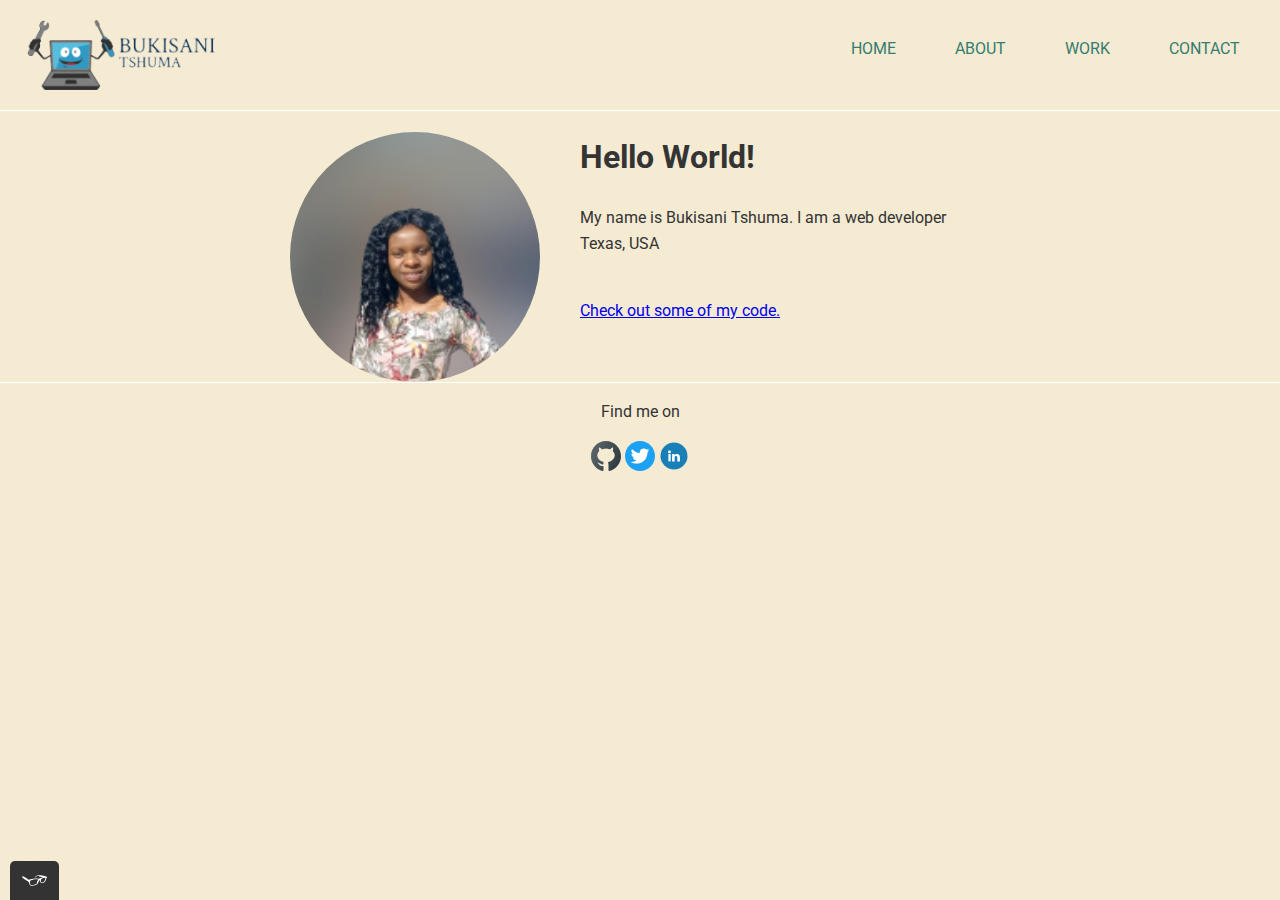
<file: index.html>
<!DOCTYPE html>
<html lang="en">
  <head>
    <meta name="viewport" content="width=device-width, initial-scale=1" />
    <meta charset="utf-8" />
    <title>Bukisani Tshuma - Portfolio</title>
    <link rel="shortcut icon" href="./images/favicon.ico" type="image/x-icon" />
    <link rel="preconnect" href="https://fonts.googleapis.com" />
    <link rel="preconnect" href="https://fonts.gstatic.com" crossorigin />
    <link
      href="https://fonts.googleapis.com/css2?family=Roboto:wght@100;500&display=swap"
      rel="stylesheet"
    />
    <link rel="stylesheet" type="text/css" href="css/normalize.css" />
    <link rel="stylesheet" type="text/css" href="css/style.production.css" />
  </head>
  <body>
    <header class="page-header">
      <img src="./images/logo.png" alt="logo" class="page-header__item" />
      <nav
        class="topBottomBordersOut container main-navigation page-header__item"
      >
        <ul role="menubar" class="navigation-list">
          <li role="presentation" class="">
            <a
              href="index.html"
              role="menuitem"
              class="navigation-list__item navigation-list__item--active"
              >HOME</a
            >
          </li>
          <li role="presentation">
            <a href="about.html" role="menuitem" class="navigation-list__item"
              >ABOUT</a
            >
          </li>
          <li role="presentation">
            <a href="work.html" role="menuitem" class="navigation-list__item"
              >WORK</a
            >
          </li>
          <li role="presentation">
            <a href="contact.html" role="menuitem" class="navigation-list__item"
              >CONTACT</a
            >
          </li>
        </ul>
      </nav>
    </header>

    <div class="profile">
      <img
        src="./images/potrait.png"
        alt="Bukisani Tshuma Portrait"
        class="profile__portrait"
      />
      <h1>Hello World!</h1>
      <p>
        My name is Bukisani Tshuma. I am a <span>web</span> developer Texas, USA
      </p>
      <br />
      <a href="#">Check out some of my code.</a><br /><br />
    </div>
    <footer class="page-footer">
      <p>Find me on</p>
      <div class="social-media">
        <a href="https://github.com/Bukisani"
          ><img
            src="./images/github.svg"
            alt="Github"
            class="social-media__icon"
        /></a>
        <img
          src="./images/twitter.svg"
          alt="Twitter"
          class="social-media__icon"
        />
        <a href="https://www.linkedin.com/in/bukisani-tshuma-323929237/"
          ><img
            src="./images/linkedin.svg"
            alt="Linkedin"
            class="social-media__icon" /></a
        ><br />
      </div>
    </footer>
    <script src="./js/tota11y.min.js"></script>
  </body>
</html>
</file>
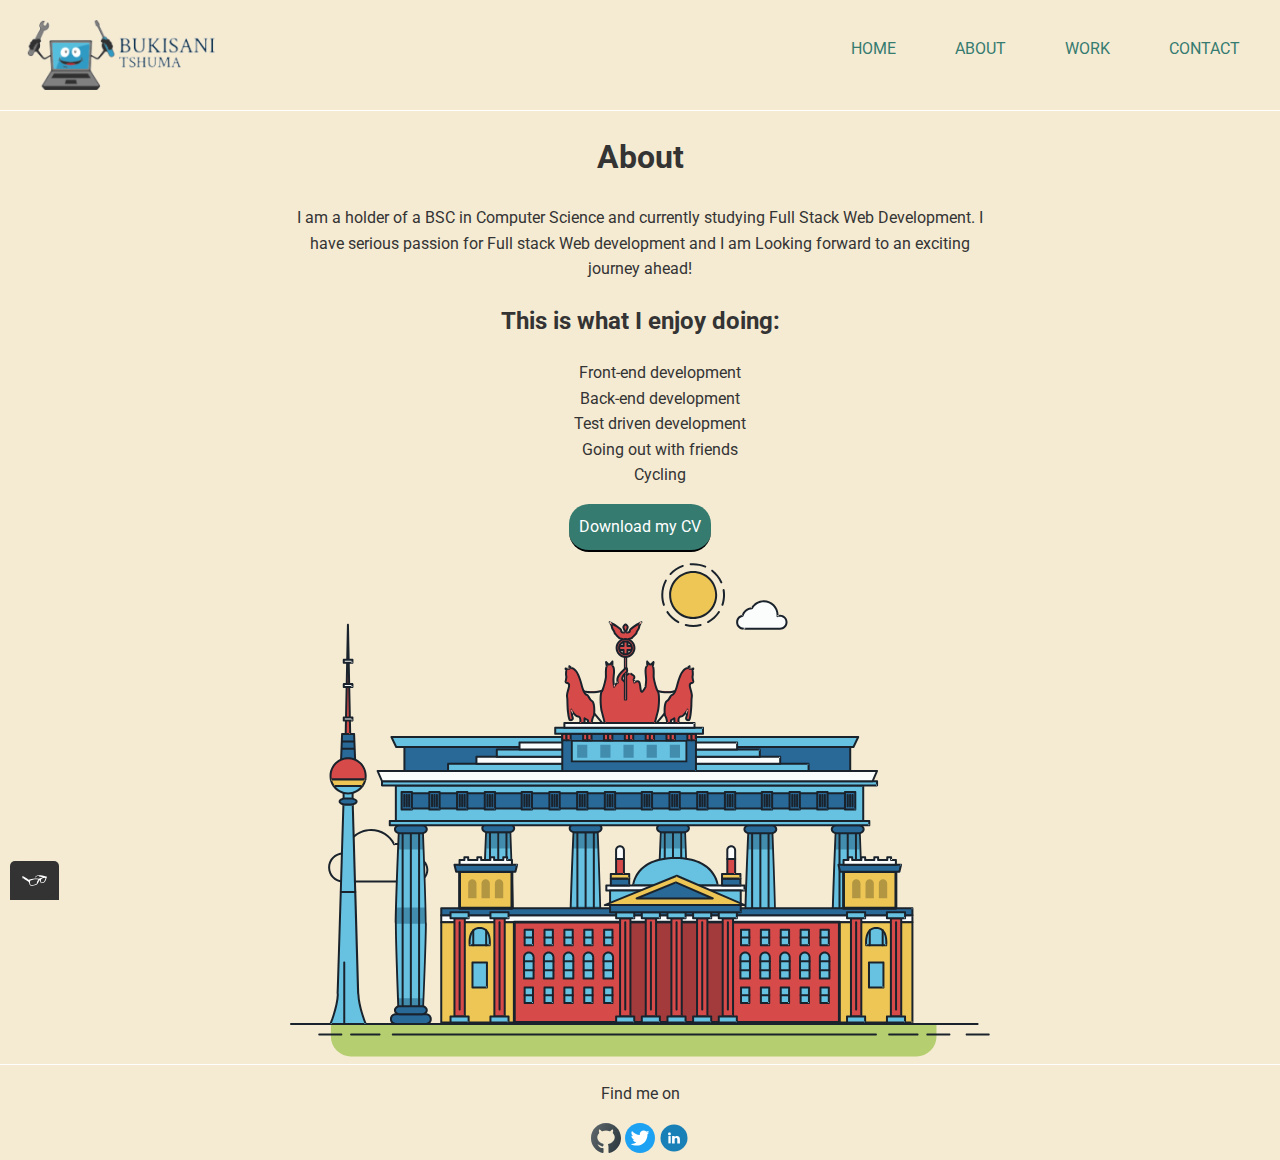
<file: about.html>
<!DOCTYPE html>
<html lang="en">
  <head>
    <meta charset="UTF-8" />
    <meta http-equiv="X-UA-Compatible" content="IE=edge" />
    <meta name="viewport" content="width=device-width, initial-scale=1.0" />
    <link rel="shortcut icon" href="./Images/favicon.ico" type="image/x-icon" />
    <link rel="preconnect" href="https://fonts.googleapis.com" />
    <link rel="preconnect" href="https://fonts.gstatic.com" crossorigin />
    <link
      href="https://fonts.googleapis.com/css2?family=Roboto:wght@100;500&display=swap"
      rel="stylesheet"
    />
    <link rel="stylesheet" type="text/css" href="css/normalize.css" />
    <link rel="stylesheet" type="text/css" href="css/style.production.css" />
    <title>About Bukisani Tshuma</title>
  </head>
  <body>
    <header class="page-header">
      <img src="./images/logo.png" alt="logo" class="page-header__item" />
      <nav
        class="topBottomBordersOut container main-navigation page-header__item"
      >
        <ul role="menubar" class="navigation-list">
          <li role="presentation">
            <a href="index.html" role="menuitem" class="navigation-list__item"
              >HOME</a
            >
          </li>
          <li role="presentation">
            <a
              href="about.html"
              role="menuitem"
              class="navigation-list__item navigation-list__item--active"
              >ABOUT</a
            >
          </li>
          <li role="presentation">
            <a href="work.html" role="menuitem" class="navigation-list__item"
              >WORK</a
            >
          </li>
          <li role="presentation">
            <a href="contact.html" role="menuitem" class="navigation-list__item"
              >CONTACT</a
            >
          </li>
        </ul>
      </nav>
    </header>
    <div class="about">
      <h1>About</h1>

      <p>
        I am a holder of a BSC in Computer Science and currently studying Full
        Stack Web Development. I have serious passion for Full stack Web
        development and I am Looking forward to an exciting journey ahead!
      </p>
      <h2>This is what I enjoy doing:</h2>
      <ul class="about-list">
        <li>Front-end development</li>
        <li>Back-end development</li>
        <li>Test driven development</li>
        <li>Going out with friends</li>
        <li>Cycling</li>
      </ul>

      <a href="files/cv.pdf" class="button" download>Download my CV</a>

      <svg
        id="about-picture"
        xmlns="http://www.w3.org/2000/svg"
        class="berlin-illustration"
        height="auto"
        viewBox="0 0 700 505"
        xmlns:xlink="http://www.w3.org/1999/xlink"
      >
        <defs>
          <polygon
            id="a"
            points=".06 231.917 .06 .929 688.717 .929 688.717 231.917"
          ></polygon>
        </defs>
        <g fill="none" fill-rule="evenodd">
          <g transform="translate(0 241)" class="cloud-front">
            <path
              fill="#1A232C"
              d="M87.602,29 L87.602,28 C87.326,28.001 87.103,28.024 86.927,28.033 L86.979,29.031 L87.947,28.78 C85.741,20.282 78.041,14.002 68.852,14 C67.858,14 66.904,14.096 65.98,14.231 L66.125,15.22 L67.019,14.772 C62.626,6.015 53.567,0.001 43.102,0 C29.041,0.002 17.524,10.848 16.443,24.632 L17.44,24.71 L17.606,23.724 C16.803,23.589 15.969,23.5 15.102,23.5 C6.817,23.501 0.102,30.215 0.102,38.5 C0.102,46.785 6.817,53.499 15.102,53.5 L87.602,53.5 C94.644,53.499 100.351,47.792 100.352,40.75 C100.351,33.708 94.644,28.001 87.602,28 L87.602,30 C90.573,30 93.254,31.202 95.203,33.149 C97.15,35.097 98.351,37.778 98.352,40.75 C98.351,43.722 97.15,46.403 95.203,48.351 C93.254,50.298 90.573,51.5 87.602,51.5 L15.102,51.5 C11.509,51.5 8.265,50.046 5.909,47.692 C3.555,45.337 2.102,42.093 2.102,38.5 C2.102,34.907 3.555,31.663 5.909,29.308 C8.265,26.954 11.509,25.5 15.102,25.5 C15.831,25.5 16.553,25.575 17.273,25.697 C17.551,25.743 17.832,25.672 18.055,25.499 C18.277,25.325 18.414,25.07 18.436,24.789 C19.436,12.04 30.094,1.998 43.102,2 C52.786,1.999 61.163,7.564 65.231,15.669 C65.425,16.055 65.842,16.272 66.27,16.21 C67.132,16.084 67.988,16 68.852,16 C77.108,15.998 84.027,21.647 86.011,29.283 C86.13,29.741 86.557,30.054 87.031,30.03 C87.27,30.017 87.457,29.999 87.602,30 L87.602,29"
              transform="translate(38 36)"
            ></path>
          </g>

          <path
            fill="#B5CE6F"
            d="M646.484,484.382 C646.484,489.501 644.531,494.62 640.627,498.525 C636.722,502.43 631.603,504.382 626.484,504.382 L60.873,504.382 C55.754,504.382 50.636,502.43 46.731,498.525 C42.826,494.62 40.873,489.501 40.873,484.382 L40.873,471.917 L646.484,471.917 L646.484,484.382"
          ></path>
          <polyline
            fill="#67C2E2"
            points="334.824 185.029 101.449 185.029 106.209 195.08 563.438 195.08 568.2 185.029 334.824 185.029"
          ></polyline>
          <path
            fill="#1A232C"
            d="M334.824,185.029 L334.824,184.029 L101.449,184.029 C101.104,184.029 100.788,184.203 100.604,184.494 C100.42,184.785 100.398,185.146 100.545,185.457 L105.306,195.508 C105.471,195.856 105.824,196.079 106.209,196.079 L563.438,196.079 C563.824,196.079 564.177,195.856 564.342,195.508 L569.104,185.457 C569.251,185.146 569.229,184.785 569.045,184.494 C568.861,184.203 568.544,184.029 568.2,184.029 L334.824,184.029 L334.824,186.029 L566.62,186.029 L562.806,194.08 L106.842,194.08 L103.029,186.029 L334.824,186.029 L334.824,185.029"
          ></path>
          <polygon
            fill="#296997"
            points="114.416 218.974 560.222 218.974 560.222 195.08 114.416 195.08"
          ></polygon>
          <path
            fill="#1A232C"
            d="M560.222,218.974 L560.222,217.974 L115.416,217.974 L115.416,196.079 L559.222,196.079 L559.222,218.974 L560.222,218.974 L560.222,217.974 L560.222,218.974 L561.222,218.974 L561.222,195.08 C561.222,194.816 561.115,194.559 560.929,194.372 C560.742,194.186 560.485,194.08 560.222,194.08 L114.416,194.08 C114.152,194.08 113.895,194.186 113.708,194.372 C113.522,194.559 113.416,194.816 113.416,195.08 L113.416,218.974 C113.416,219.237 113.522,219.495 113.708,219.681 C113.895,219.867 114.152,219.974 114.416,219.974 L560.222,219.974 C560.485,219.974 560.742,219.867 560.929,219.681 C561.115,219.495 561.222,219.237 561.222,218.974 L560.222,218.974"
          ></path>
          <polygon
            fill="#67C2E2"
            points="105.85 269.08 573.225 269.08 573.225 233.398 105.85 233.398"
          ></polygon>
          <path
            fill="#1A232C"
            d="M573.225,233.398 L573.225,232.398 L105.85,232.398 C105.587,232.398 105.329,232.505 105.143,232.691 C104.957,232.877 104.85,233.134 104.85,233.398 L104.85,269.08 C104.85,269.344 104.957,269.601 105.143,269.788 C105.329,269.974 105.587,270.08 105.85,270.08 L573.225,270.08 C573.488,270.08 573.745,269.974 573.932,269.788 C574.118,269.601 574.225,269.344 574.225,269.08 L574.225,233.398 C574.225,233.134 574.118,232.877 573.932,232.691 C573.745,232.505 573.488,232.398 573.225,232.398 L573.225,233.398 L572.225,233.398 L572.225,268.08 L106.85,268.08 L106.85,234.398 L573.225,234.398 L573.225,233.398 L572.225,233.398 L573.225,233.398"
          ></path>
          <polygon
            fill="#296997"
            points="116.751 256.508 562.557 256.508 562.557 241.243 116.751 241.243"
          ></polygon>
          <path
            fill="#1A232C"
            d="M562.557,256.508 L562.557,255.508 L117.75,255.508 L117.75,242.243 L561.557,242.243 L561.557,256.508 L562.557,256.508 L562.557,255.508 L562.557,256.508 L563.557,256.508 L563.557,241.243 C563.557,240.979 563.45,240.722 563.264,240.535 C563.078,240.349 562.82,240.243 562.557,240.243 L116.75,240.243 C116.487,240.243 116.23,240.349 116.043,240.535 C115.857,240.722 115.751,240.979 115.751,241.243 L115.751,256.508 C115.751,256.771 115.857,257.029 116.043,257.215 C116.23,257.401 116.487,257.508 116.751,257.508 L562.557,257.508 C562.82,257.508 563.077,257.401 563.264,257.215 C563.45,257.029 563.557,256.771 563.557,256.508 L562.557,256.508"
          ></path>
          <polygon
            fill="#67C2E2"
            points="158.07 218.974 518.563 218.974 518.563 211.858 158.07 211.858"
          ></polygon>
          <path
            fill="#1A232C"
            d="M518.563,211.858 L518.563,210.858 L158.07,210.858 C157.807,210.858 157.549,210.964 157.363,211.151 C157.177,211.337 157.07,211.594 157.07,211.858 L157.07,218.974 C157.07,219.237 157.177,219.495 157.363,219.681 C157.549,219.867 157.807,219.974 158.07,219.974 L518.563,219.974 C518.826,219.974 519.083,219.867 519.27,219.681 C519.456,219.495 519.562,219.237 519.562,218.974 L519.562,211.858 C519.562,211.594 519.456,211.337 519.27,211.151 C519.083,210.964 518.826,210.858 518.563,210.858 L518.563,211.858 L517.563,211.858 L517.563,217.974 L159.07,217.974 L159.07,212.858 L518.563,212.858 L518.563,211.858 L517.563,211.858 L518.563,211.858"
          ></path>

          <polygon
            fill="#FBFDFC"
            points="186.438 211.858 490.194 211.858 490.194 204.741 186.438 204.741"
          ></polygon>
          <path
            fill="#1A232C"
            d="M490.194,204.741 L490.194,203.741 L186.438,203.741 C186.175,203.741 185.917,203.848 185.731,204.034 C185.545,204.221 185.438,204.478 185.438,204.741 L185.438,211.858 C185.438,212.121 185.545,212.379 185.731,212.565 C185.917,212.751 186.175,212.858 186.438,212.858 L490.194,212.858 C490.458,212.858 490.715,212.751 490.902,212.565 C491.088,212.379 491.194,212.121 491.194,211.858 L491.194,204.741 C491.194,204.478 491.088,204.221 490.902,204.034 C490.715,203.848 490.458,203.741 490.194,203.741 L490.194,204.741 L489.194,204.741 L489.194,210.858 L187.438,210.858 L187.438,205.741 L490.194,205.741 L490.194,204.741 L489.194,204.741 L490.194,204.741"
          ></path>
          <polygon
            fill="#67C2E2"
            points="206.805 204.741 469.828 204.741 469.828 197.624 206.805 197.624"
          ></polygon>
          <path
            fill="#1A232C"
            d="M469.828,197.624 L469.828,196.624 L206.805,196.624 C206.541,196.624 206.284,196.731 206.098,196.917 C205.911,197.103 205.805,197.361 205.805,197.624 L205.805,204.741 C205.805,205.005 205.911,205.262 206.098,205.449 C206.284,205.635 206.541,205.741 206.805,205.741 L469.828,205.741 C470.091,205.741 470.349,205.635 470.535,205.449 C470.722,205.262 470.828,205.005 470.828,204.741 L470.828,197.624 C470.828,197.361 470.722,197.103 470.535,196.917 C470.349,196.731 470.091,196.624 469.828,196.624 L469.828,197.624 L468.828,197.624 L468.828,203.741 L207.805,203.741 L207.805,198.624 L469.828,198.624 L469.828,197.624 L468.828,197.624 L469.828,197.624"
          ></path>
          <polygon
            fill="#FBFDFC"
            points="229.521 197.624 447.111 197.624 447.111 190.509 229.521 190.509"
          ></polygon>
          <path
            fill="#1A232C"
            d="M447.111,190.509 L447.111,189.509 L229.521,189.509 C229.258,189.509 229,189.616 228.814,189.802 C228.628,189.988 228.521,190.246 228.521,190.509 L228.521,197.624 C228.521,197.888 228.628,198.145 228.814,198.332 C229,198.518 229.258,198.624 229.521,198.624 L447.111,198.624 C447.375,198.624 447.632,198.518 447.818,198.332 C448.005,198.145 448.111,197.888 448.111,197.624 L448.111,190.509 C448.111,190.246 448.005,189.988 447.818,189.802 C447.632,189.616 447.375,189.509 447.111,189.509 L447.111,190.509 L446.111,190.509 L446.111,196.624 L230.521,196.624 L230.521,191.509 L447.111,191.509 L447.111,190.509 L446.111,190.509 L447.111,190.509"
          ></path>

          <path
            fill="#67C2E2"
            d="M135.607,355.447 C135.163,337.766 134.264,313.326 133.648,297.387 C133.274,287.721 133.004,281.18 133.004,281.18 L108.722,281.18 C108.722,281.18 108.452,287.721 108.079,297.387 C107.462,313.326 106.563,337.766 106.119,355.447 C105.953,362.059 105.85,367.732 105.85,371.653 L105.85,371.654 C105.85,386.117 107.243,424.332 108.089,446.189 C108.457,455.706 108.722,462.126 108.722,462.126 L133.004,462.126 C133.004,462.126 133.269,455.706 133.637,446.189 C134.482,424.332 135.876,386.117 135.876,371.654 L135.876,371.653 C135.876,367.732 135.773,362.059 135.607,355.447"
          ></path>
          <path
            fill="#428DAE"
            d="M133.648 297.387L108.079 297.387C108.452 287.721 108.722 281.18 108.722 281.18L133.004 281.18C133.004 281.18 133.274 287.721 133.648 297.387M135.876 371.654L105.85 371.654 105.85 371.653C105.85 367.732 105.953 362.059 106.119 355.447L135.607 355.447C135.773 362.059 135.876 367.732 135.876 371.653L135.876 371.654M133.004 462.126L108.722 462.126C108.722 462.126 108.457 455.706 108.089 446.189L133.637 446.189C133.269 455.706 133.004 462.126 133.004 462.126"
          ></path>
          <path
            fill="#1A232C"
            d="M109.612,461.199 L132.114,461.199 C132.447,453.007 134.949,390.886 134.949,371.653 C134.949,352.42 132.447,290.299 132.114,282.108 L109.612,282.108 C109.279,290.299 106.778,352.42 106.778,371.653 C106.778,390.886 109.279,453.007 109.612,461.199 Z M133.895,463.054 L107.832,463.054 L107.794,462.164 C107.766,461.466 104.922,392.193 104.922,371.653 C104.922,351.114 107.766,281.839 107.794,281.142 L107.832,280.252 L133.895,280.252 L133.931,281.142 C133.96,281.839 136.804,351.114 136.804,371.653 C136.804,392.193 133.96,461.466 133.931,462.164 L133.895,463.054 L133.895,463.054 Z"
          ></path>
          <path
            fill="#1A232C"
            d="M111.638 281.18L111.638 462.126C111.638 462.679 112.086 463.126 112.638 463.126 113.19 463.126 113.638 462.679 113.638 462.126L113.638 281.18C113.638 280.628 113.19 280.18 112.638 280.18 112.086 280.18 111.638 280.628 111.638 281.18M119.863 281.18L119.863 462.126C119.863 462.679 120.311 463.126 120.863 463.126 121.416 463.126 121.863 462.679 121.863 462.126L121.863 281.18C121.863 280.628 121.416 280.18 120.863 280.18 120.311 280.18 119.863 280.628 119.863 281.18M128.088 281.18L128.088 462.126C128.088 462.679 128.536 463.126 129.088 463.126 129.64 463.126 130.088 462.679 130.088 462.126L130.088 281.18C130.088 280.628 129.64 280.18 129.088 280.18 128.536 280.18 128.088 280.628 128.088 281.18"
          ></path>
          <path
            fill="#296997"
            d="M136.79,277.265 C136.79,279.418 134.675,281.18 132.09,281.18 L109.636,281.18 C107.051,281.18 104.936,279.418 104.936,277.265 C104.936,275.111 107.051,273.349 109.636,273.349 L132.09,273.349 C134.675,273.349 136.79,275.111 136.79,277.265"
          ></path>
          <path
            fill="#1A232C"
            d="M136.79,277.265 L135.79,277.265 C135.789,278.005 135.433,278.704 134.769,279.262 C134.109,279.814 133.155,280.181 132.09,280.18 L109.636,280.18 C108.571,280.181 107.617,279.814 106.956,279.262 C106.293,278.704 105.936,278.005 105.936,277.265 C105.936,276.524 106.293,275.825 106.957,275.267 C107.617,274.715 108.571,274.348 109.636,274.349 L132.09,274.349 C133.155,274.348 134.109,274.716 134.769,275.267 C135.433,275.825 135.789,276.524 135.79,277.265 L137.79,277.265 C137.791,275.851 137.09,274.593 136.049,273.731 C135.006,272.863 133.61,272.35 132.09,272.349 L109.636,272.349 C108.116,272.35 106.72,272.863 105.676,273.731 C104.636,274.593 103.935,275.851 103.936,277.265 C103.935,278.678 104.636,279.937 105.677,280.798 C106.72,281.666 108.116,282.179 109.636,282.18 L132.09,282.18 C133.61,282.179 135.006,281.666 136.049,280.798 C137.09,279.937 137.791,278.678 137.79,277.265 L136.79,277.265"
          ></path>
          <path
            fill="#296997"
            d="M140.775,467.217 C140.775,469.803 138.661,471.917 136.076,471.917 L105.65,471.917 C103.065,471.917 100.951,469.803 100.951,467.217 L100.951,466.825 C100.951,464.241 103.065,462.126 105.65,462.126 L136.076,462.126 C138.661,462.126 140.775,464.241 140.775,466.825 L140.775,467.217"
          ></path>
          <path
            fill="#1A232C"
            d="M140.775,467.217 L139.775,467.217 C139.775,468.235 139.361,469.155 138.688,469.83 C138.013,470.503 137.093,470.917 136.076,470.917 L105.65,470.917 C104.633,470.917 103.713,470.504 103.038,469.83 C102.365,469.155 101.951,468.235 101.951,467.217 L101.951,466.825 C101.951,465.808 102.365,464.889 103.038,464.214 C103.713,463.54 104.633,463.127 105.65,463.126 L136.076,463.126 C137.093,463.127 138.013,463.54 138.688,464.214 C139.362,464.889 139.775,465.808 139.775,466.825 L139.775,467.217 L141.775,467.217 L141.775,466.825 C141.772,463.684 139.217,461.13 136.076,461.126 L105.65,461.126 C102.509,461.13 99.955,463.684 99.951,466.825 L99.951,467.217 C99.954,470.36 102.509,472.914 105.65,472.917 L136.076,472.917 C139.217,472.914 141.772,470.36 141.775,467.217 L140.775,467.217"
          ></path>
          <path
            fill="#296997"
            d="M136.79,458.208 C136.79,460.363 134.675,462.126 132.09,462.126 L109.636,462.126 C107.051,462.126 104.936,460.363 104.936,458.208 C104.936,456.057 107.051,454.292 109.636,454.292 L132.09,454.292 C134.675,454.292 136.79,456.057 136.79,458.208"
          ></path>
          <path
            fill="#1A232C"
            d="M136.79,458.208 L135.79,458.208 C135.789,458.949 135.432,459.649 134.769,460.207 C134.108,460.76 133.154,461.128 132.09,461.126 L109.636,461.126 C108.572,461.128 107.617,460.76 106.957,460.207 C106.293,459.649 105.936,458.949 105.936,458.208 C105.936,457.47 106.293,456.77 106.957,456.212 C107.617,455.659 108.572,455.291 109.636,455.292 L132.09,455.292 C133.154,455.291 134.108,455.659 134.769,456.212 C135.433,456.77 135.789,457.47 135.79,458.208 L137.79,458.208 C137.791,456.796 137.09,455.538 136.05,454.675 C135.006,453.808 133.61,453.294 132.09,453.292 L109.636,453.292 C108.115,453.294 106.719,453.808 105.676,454.675 C104.636,455.538 103.935,456.796 103.936,458.208 C103.935,459.622 104.636,460.881 105.676,461.743 C106.72,462.611 108.116,463.125 109.636,463.126 L132.09,463.126 C133.61,463.125 135.006,462.611 136.05,461.743 C137.09,460.881 137.791,459.622 137.79,458.208 L136.79,458.208"
          ></path>
          <path
            fill="#67C2E2"
            d="M572.471,355.447 C572.025,337.766 571.126,313.326 570.51,297.387 C570.137,287.721 569.867,281.18 569.867,281.18 L545.585,281.18 C545.585,281.18 545.315,287.721 544.942,297.387 C544.326,313.326 543.427,337.766 542.981,355.447 C542.815,362.059 542.713,367.732 542.713,371.653 L542.713,371.654 C542.713,386.117 544.107,424.332 544.952,446.189 C545.32,455.706 545.585,462.126 545.585,462.126 L569.867,462.126 C569.867,462.126 570.132,455.706 570.499,446.189 C571.346,424.332 572.739,386.117 572.739,371.654 L572.739,371.653 C572.739,367.732 572.637,362.059 572.471,355.447"
          ></path>
          <path
            fill="#428DAE"
            d="M569.582 297.387L566.951 297.387 566.951 282.108 568.977 282.108C569.063 284.206 569.29 289.841 569.582 297.387M564.951 297.387L545.871 297.387C546.162 289.841 546.39 284.206 546.476 282.108L564.951 282.108 564.951 297.387M571.8 369.187L566.951 369.187 566.951 356.265 571.562 356.265C571.685 361.272 571.771 365.701 571.8 369.187M564.951 369.187L543.653 369.187C543.684 365.512 543.777 360.79 543.912 355.447L553.551 355.447 553.551 356.265 564.951 356.265 564.951 369.187"
          ></path>
          <path
            fill="#1A232C"
            d="M546.476,461.199 L568.977,461.199 C569.31,453.007 571.812,390.886 571.812,371.653 C571.812,352.42 569.31,290.299 568.977,282.108 L546.476,282.108 C546.142,290.299 543.642,352.42 543.642,371.653 C543.642,390.886 546.142,453.007 546.476,461.199 M570.758,463.054 L544.694,463.054 L544.658,462.164 C544.629,461.466 541.785,392.193 541.785,371.653 C541.785,351.114 544.629,281.839 544.658,281.142 L544.694,280.252 L570.758,280.252 L570.795,281.142 C570.823,281.839 573.667,351.114 573.667,371.653 C573.667,392.193 570.823,461.466 570.795,462.164 L570.758,463.054"
          ></path>
          <path
            fill="#1A232C"
            d="M548.501 281.18L548.501 462.126C548.501 462.679 548.949 463.126 549.501 463.126 550.053 463.126 550.501 462.679 550.501 462.126L550.501 281.18C550.501 280.628 550.053 280.18 549.501 280.18 548.949 280.18 548.501 280.628 548.501 281.18M556.727 281.18L556.727 462.126C556.727 462.679 557.174 463.126 557.727 463.126 558.279 463.126 558.727 462.679 558.727 462.126L558.727 281.18C558.727 280.628 558.279 280.18 557.727 280.18 557.174 280.18 556.727 280.628 556.727 281.18M564.951 281.18L564.951 462.126C564.951 462.679 565.399 463.126 565.951 463.126 566.503 463.126 566.951 462.679 566.951 462.126L566.951 281.18C566.951 280.628 566.503 280.18 565.951 280.18 565.399 280.18 564.951 280.628 564.951 281.18"
          ></path>
          <path
            fill="#296997"
            d="M573.653,277.265 C573.653,279.418 571.537,281.18 568.953,281.18 L546.499,281.18 C543.915,281.18 541.799,279.418 541.799,277.265 C541.799,275.111 543.915,273.349 546.499,273.349 L568.953,273.349 C571.537,273.349 573.653,275.111 573.653,277.265"
          ></path>
          <path
            fill="#1A232C"
            d="M573.653,277.265 L572.653,277.265 C572.653,278.005 572.296,278.704 571.632,279.262 C570.972,279.814 570.017,280.181 568.953,280.18 L546.499,280.18 C545.435,280.181 544.48,279.814 543.82,279.262 C543.156,278.704 542.8,278.005 542.799,277.265 C542.8,276.525 543.156,275.825 543.82,275.267 C544.481,274.715 545.435,274.348 546.499,274.349 L568.953,274.349 C570.017,274.348 570.972,274.715 571.632,275.267 C572.296,275.825 572.653,276.525 572.653,277.265 L574.653,277.265 C574.654,275.851 573.953,274.593 572.912,273.731 C571.869,272.863 570.473,272.35 568.953,272.349 L546.499,272.349 C544.979,272.35 543.583,272.863 542.54,273.731 C541.499,274.593 540.798,275.851 540.799,277.265 C540.798,278.679 541.499,279.937 542.54,280.798 C543.583,281.666 544.979,282.179 546.499,282.18 L568.953,282.18 C570.473,282.179 571.869,281.666 572.912,280.798 C573.953,279.937 574.654,278.679 574.653,277.265 L573.653,277.265"
          ></path>
          <path
            fill="#296997"
            d="M577.639,467.217 C577.639,469.803 575.524,471.917 572.938,471.917 L542.514,471.917 C539.929,471.917 537.813,469.803 537.813,467.217 L537.813,466.825 C537.813,464.241 539.929,462.126 542.514,462.126 L572.938,462.126 C575.524,462.126 577.639,464.241 577.639,466.825 L577.639,467.217"
          ></path>
          <path
            fill="#1A232C"
            d="M577.639,467.217 L576.639,467.217 C576.638,468.235 576.225,469.155 575.551,469.83 C574.876,470.503 573.956,470.917 572.938,470.917 L542.514,470.917 C541.497,470.917 540.576,470.503 539.901,469.83 C539.227,469.155 538.814,468.234 538.813,467.217 L538.813,466.825 C538.814,465.808 539.227,464.889 539.901,464.214 C540.576,463.54 541.497,463.127 542.514,463.126 L572.938,463.126 C573.956,463.127 574.876,463.54 575.551,464.214 C576.225,464.888 576.638,465.808 576.639,466.825 L576.639,467.217 L578.639,467.217 L578.639,466.825 C578.635,463.684 576.081,461.13 572.938,461.126 L542.514,461.126 C539.372,461.13 536.817,463.684 536.813,466.825 L536.813,467.217 C536.817,470.36 539.372,472.914 542.514,472.917 L572.938,472.917 C576.081,472.914 578.635,470.359 578.639,467.217 L577.639,467.217"
          ></path>
          <path
            fill="#296997"
            d="M573.653,458.208 C573.653,460.363 571.537,462.126 568.953,462.126 L546.499,462.126 C543.915,462.126 541.799,460.363 541.799,458.208 C541.799,456.057 543.915,454.292 546.499,454.292 L568.953,454.292 C571.537,454.292 573.653,456.057 573.653,458.208"
          ></path>
          <path
            fill="#1A232C"
            d="M573.653,458.208 L572.653,458.208 C572.653,458.949 572.296,459.649 571.632,460.207 C570.971,460.76 570.017,461.128 568.953,461.126 L546.499,461.126 C545.435,461.128 544.481,460.76 543.82,460.207 C543.157,459.649 542.799,458.949 542.799,458.208 C542.799,457.47 543.156,456.77 543.82,456.212 C544.481,455.659 545.435,455.291 546.499,455.292 L568.953,455.292 C570.017,455.291 570.971,455.659 571.632,456.212 C572.296,456.77 572.653,457.47 572.653,458.208 L574.653,458.208 C574.654,456.796 573.953,455.538 572.912,454.675 C571.869,453.808 570.473,453.294 568.953,453.292 L546.499,453.292 C544.979,453.294 543.583,453.808 542.54,454.675 C541.499,455.538 540.798,456.796 540.799,458.208 C540.798,459.622 541.499,460.881 542.54,461.743 C543.583,462.611 544.979,463.125 546.499,463.126 L568.953,463.126 C570.473,463.125 571.869,462.611 572.912,461.743 C573.953,460.881 574.654,459.622 574.653,458.208 L573.653,458.208"
          ></path>
          <path
            fill="#67C2E2"
            d="M485.098,355.447 C484.654,337.766 483.753,313.326 483.137,297.387 C482.764,287.721 482.494,281.18 482.494,281.18 L458.213,281.18 C458.213,281.18 457.942,287.721 457.569,297.387 C456.953,313.326 456.055,337.766 455.608,355.447 C455.443,362.059 455.34,367.732 455.34,371.653 L455.34,371.654 C455.34,386.117 456.733,424.332 457.58,446.189 C457.948,455.706 458.213,462.126 458.213,462.126 L482.494,462.126 C482.494,462.126 482.759,455.706 483.126,446.189 C483.973,424.332 485.366,386.117 485.366,371.654 L485.366,371.653 C485.366,367.732 485.265,362.059 485.098,355.447"
          ></path>
          <path
            fill="#428DAE"
            d="M483.137 297.387L457.569 297.387C457.942 287.721 458.213 281.18 458.213 281.18L482.494 281.18C482.494 281.18 482.764 287.721 483.137 297.387M485.355 369.187L455.351 369.187C455.382 365.502 455.475 360.78 455.608 355.447L485.098 355.447C485.232 360.78 485.325 365.502 485.355 369.187"
          ></path>
          <path
            fill="#1A232C"
            d="M459.103,461.199 L481.605,461.199 C481.938,453.007 484.439,390.886 484.439,371.653 C484.439,352.42 481.938,290.299 481.605,282.108 L459.103,282.108 C458.769,290.299 456.268,352.42 456.268,371.653 C456.268,390.886 458.769,453.007 459.103,461.199 Z M483.386,463.054 L457.321,463.054 L457.285,462.164 C457.256,461.466 454.412,392.193 454.412,371.653 C454.412,351.114 457.256,281.839 457.285,281.142 L457.321,280.252 L483.386,280.252 L483.422,281.142 C483.45,281.839 486.294,351.114 486.294,371.653 C486.294,392.193 483.45,461.466 483.422,462.164 L483.386,463.054 L483.386,463.054 Z"
          ></path>
          <path
            fill="#1A232C"
            d="M461.128 281.18L461.128 462.126C461.128 462.679 461.576 463.126 462.128 463.126 462.68 463.126 463.128 462.679 463.128 462.126L463.128 281.18C463.128 280.628 462.68 280.18 462.128 280.18 461.576 280.18 461.128 280.628 461.128 281.18M469.354 281.18L469.354 462.126C469.354 462.679 469.801 463.126 470.354 463.126 470.906 463.126 471.354 462.679 471.354 462.126L471.354 281.18C471.354 280.628 470.906 280.18 470.354 280.18 469.801 280.18 469.354 280.628 469.354 281.18M477.578 281.18L477.578 462.126C477.578 462.679 478.026 463.126 478.578 463.126 479.13 463.126 479.578 462.679 479.578 462.126L479.578 281.18C479.578 280.628 479.13 280.18 478.578 280.18 478.026 280.18 477.578 280.628 477.578 281.18"
          ></path>
          <path
            fill="#296997"
            d="M486.281,277.265 C486.281,279.418 484.164,281.18 481.58,281.18 L459.126,281.18 C456.542,281.18 454.426,279.418 454.426,277.265 C454.426,275.111 456.542,273.349 459.126,273.349 L481.58,273.349 C484.164,273.349 486.281,275.111 486.281,277.265"
          ></path>
          <path
            fill="#1A232C"
            d="M486.281,277.265 L485.281,277.265 C485.281,278.005 484.924,278.704 484.26,279.262 C483.599,279.814 482.644,280.181 481.58,280.18 L459.126,280.18 C458.062,280.181 457.107,279.814 456.447,279.262 C455.783,278.704 455.427,278.005 455.426,277.265 C455.427,276.525 455.783,275.825 456.447,275.267 C457.108,274.715 458.062,274.348 459.126,274.349 L481.58,274.349 C482.644,274.348 483.599,274.716 484.26,275.268 C484.924,275.825 485.281,276.525 485.281,277.265 L487.281,277.265 C487.282,275.851 486.58,274.593 485.54,273.731 C484.496,272.863 483.1,272.35 481.58,272.349 L459.126,272.349 C457.606,272.35 456.21,272.863 455.167,273.731 C454.126,274.593 453.425,275.851 453.426,277.265 C453.425,278.679 454.126,279.937 455.167,280.798 C456.21,281.666 457.606,282.179 459.126,282.18 L481.58,282.18 C483.1,282.179 484.496,281.666 485.54,280.799 C486.58,279.937 487.282,278.679 487.281,277.265 L486.281,277.265"
          ></path>
          <path
            fill="#296997"
            d="M490.266,467.217 C490.266,469.803 488.151,471.917 485.565,471.917 L455.141,471.917 C452.556,471.917 450.44,469.803 450.44,467.217 L450.44,466.825 C450.44,464.241 452.556,462.126 455.141,462.126 L485.565,462.126 C488.151,462.126 490.266,464.241 490.266,466.825 L490.266,467.217"
          ></path>
          <path
            fill="#1A232C"
            d="M490.266,467.217 L489.266,467.217 C489.265,468.235 488.852,469.155 488.178,469.83 C487.503,470.503 486.583,470.917 485.565,470.917 L455.141,470.917 C454.124,470.917 453.203,470.503 452.528,469.83 C451.854,469.155 451.441,468.234 451.44,467.217 L451.44,466.825 C451.441,465.808 451.854,464.889 452.528,464.214 C453.203,463.54 454.124,463.127 455.141,463.126 L485.565,463.126 C486.583,463.127 487.503,463.54 488.178,464.214 C488.852,464.888 489.265,465.808 489.266,466.825 L489.266,467.217 L491.266,467.217 L491.266,466.825 C491.262,463.684 488.708,461.13 485.565,461.126 L455.141,461.126 C451.999,461.13 449.444,463.684 449.44,466.825 L449.44,467.217 C449.444,470.36 451.999,472.914 455.141,472.917 L485.565,472.917 C488.708,472.914 491.262,470.359 491.266,467.217 L490.266,467.217"
          ></path>
          <path
            fill="#296997"
            d="M486.281,458.208 C486.281,460.363 484.164,462.126 481.58,462.126 L459.126,462.126 C456.542,462.126 454.426,460.363 454.426,458.208 C454.426,456.057 456.542,454.292 459.126,454.292 L481.58,454.292 C484.164,454.292 486.281,456.057 486.281,458.208"
          ></path>
          <path
            fill="#1A232C"
            d="M486.281,458.208 L485.281,458.208 C485.281,458.949 484.923,459.649 484.26,460.207 C483.599,460.76 482.644,461.128 481.58,461.126 L459.126,461.126 C458.062,461.128 457.108,460.76 456.447,460.207 C455.784,459.649 455.427,458.949 455.426,458.208 C455.426,457.47 455.783,456.77 456.447,456.212 C457.108,455.659 458.062,455.291 459.126,455.292 L481.58,455.292 C482.644,455.291 483.598,455.659 484.26,456.212 C484.924,456.77 485.281,457.47 485.281,458.208 L487.281,458.208 C487.282,456.795 486.58,455.538 485.54,454.675 C484.496,453.808 483.1,453.294 481.58,453.292 L459.126,453.292 C457.606,453.294 456.21,453.808 455.167,454.675 C454.126,455.538 453.425,456.796 453.426,458.208 C453.425,459.622 454.126,460.881 455.167,461.743 C456.21,462.611 457.606,463.125 459.126,463.126 L481.58,463.126 C483.1,463.125 484.496,462.611 485.54,461.743 C486.581,460.881 487.282,459.622 487.281,458.208 L486.281,458.208"
          ></path>
          <path
            fill="#67C2E2"
            d="M397.726,354.466 C397.28,336.787 396.381,312.346 395.765,296.407 C395.392,286.742 395.122,280.2 395.122,280.2 L370.84,280.2 C370.84,280.2 370.57,286.742 370.197,296.407 C369.581,312.346 368.682,336.787 368.236,354.466 C368.07,361.078 367.968,366.751 367.968,370.672 L367.968,370.673 C367.968,385.136 369.361,423.352 370.207,445.208 C370.575,454.726 370.84,461.146 370.84,461.146 L395.122,461.146 C395.122,461.146 395.386,454.726 395.754,445.208 C396.601,423.352 397.994,385.136 397.994,370.673 L397.994,370.672 C397.994,366.751 397.892,361.078 397.726,354.466"
          ></path>
          <path
            fill="#428DAE"
            d="M394.837 296.407L392.206 296.407 392.206 281.127 394.233 281.127C394.318 283.225 394.545 288.861 394.837 296.407L394.837 296.407zM383.981 296.407L390.206 296.407 390.206 281.127 383.981 281.127 383.981 296.407zM375.756 296.407L381.98 296.407 381.98 281.127 375.756 281.127 375.756 296.407zM373.756 296.407L371.126 296.407C371.417 288.861 371.645 283.225 371.73 281.127L373.756 281.127 373.756 296.407 373.756 296.407zM397.062 369.187L392.206 369.187 392.206 354.466 396.796 354.466C396.943 360.298 397.041 365.389 397.062 369.187L397.062 369.187zM383.981 369.187L390.206 369.187 390.206 354.466 383.981 354.466 383.981 369.187zM375.756 369.187L381.98 369.187 381.98 354.466 375.756 354.466 375.756 369.187zM373.756 369.187L368.9 369.187C368.921 365.389 369.019 360.298 369.166 354.466L373.756 354.466 373.756 369.187 373.756 369.187z"
          ></path>
          <path
            fill="#1A232C"
            d="M371.73,460.218 L394.233,460.218 C394.565,452.027 397.066,389.906 397.066,370.672 C397.066,351.44 394.565,289.319 394.233,281.127 L371.73,281.127 C371.397,289.319 368.895,351.44 368.895,370.672 C368.895,389.906 371.397,452.027 371.73,460.218 M396.013,462.074 L369.949,462.074 L369.912,461.184 C369.884,460.486 367.04,391.212 367.04,370.672 C367.04,350.133 369.884,280.859 369.912,280.162 L369.949,279.272 L396.013,279.272 L396.05,280.162 C396.078,280.859 398.922,350.133 398.922,370.672 C398.922,391.212 396.078,460.486 396.05,461.184 L396.013,462.074"
          ></path>
          <path
            fill="#1A232C"
            d="M373.756 280.2L373.756 461.146C373.756 461.698 374.203 462.146 374.756 462.146 375.308 462.146 375.756 461.698 375.756 461.146L375.756 280.2C375.756 279.647 375.308 279.2 374.756 279.2 374.203 279.2 373.756 279.647 373.756 280.2M381.98 280.2L381.98 461.146C381.98 461.698 382.428 462.146 382.98 462.146 383.533 462.146 383.981 461.698 383.981 461.146L383.981 280.2C383.981 279.647 383.533 279.2 382.98 279.2 382.428 279.2 381.98 279.647 381.98 280.2M390.206 280.2L390.206 461.146C390.206 461.698 390.654 462.146 391.206 462.146 391.758 462.146 392.206 461.698 392.206 461.146L392.206 280.2C392.206 279.647 391.758 279.2 391.206 279.2 390.654 279.2 390.206 279.647 390.206 280.2"
          ></path>
          <path
            fill="#296997"
            d="M398.908,276.285 C398.908,278.439 396.792,280.2 394.208,280.2 L371.754,280.2 C369.17,280.2 367.053,278.439 367.053,276.285 C367.053,274.13 369.17,272.369 371.754,272.369 L394.208,272.369 C396.792,272.369 398.908,274.13 398.908,276.285"
          ></path>
          <path
            fill="#1A232C"
            d="M398.908,276.285 L397.908,276.285 C397.907,277.025 397.551,277.724 396.887,278.281 C396.227,278.833 395.272,279.201 394.208,279.2 L371.754,279.2 C370.69,279.201 369.735,278.833 369.074,278.281 C368.41,277.724 368.053,277.025 368.053,276.285 C368.053,275.544 368.41,274.845 369.074,274.287 C369.735,273.735 370.69,273.367 371.754,273.369 L394.208,273.369 C395.272,273.367 396.227,273.735 396.887,274.287 C397.551,274.844 397.907,275.544 397.908,276.285 L399.908,276.285 C399.909,274.871 399.208,273.612 398.167,272.75 C397.124,271.883 395.728,271.37 394.208,271.369 L371.754,271.369 C370.234,271.37 368.838,271.883 367.794,272.75 C366.754,273.612 366.052,274.871 366.053,276.285 C366.052,277.699 366.754,278.957 367.795,279.818 C368.838,280.686 370.234,281.198 371.754,281.2 L394.208,281.2 C395.728,281.198 397.123,280.686 398.167,279.818 C399.208,278.957 399.909,277.698 399.908,276.285 L398.908,276.285"
          ></path>
          <path
            fill="#296997"
            d="M402.894,466.237 C402.894,468.823 400.779,470.937 398.193,470.937 L367.768,470.937 C365.183,470.937 363.068,468.823 363.068,466.237 L363.068,465.844 C363.068,463.26 365.183,461.146 367.768,461.146 L398.193,461.146 C400.779,461.146 402.894,463.26 402.894,465.844 L402.894,466.237"
          ></path>
          <path
            fill="#1A232C"
            d="M402.894,466.237 L401.894,466.237 C401.893,467.254 401.48,468.174 400.806,468.849 C400.131,469.523 399.211,469.937 398.193,469.937 L367.768,469.937 C366.751,469.937 365.831,469.523 365.156,468.849 C364.482,468.174 364.069,467.254 364.068,466.237 L364.068,465.844 C364.069,464.828 364.482,463.908 365.156,463.233 C365.831,462.56 366.751,462.146 367.768,462.146 L398.193,462.146 C399.211,462.146 400.131,462.56 400.806,463.233 C401.48,463.908 401.893,464.828 401.894,465.844 L401.894,466.237 L403.894,466.237 L403.894,465.844 C403.89,462.703 401.336,460.15 398.193,460.146 L367.768,460.146 C364.626,460.15 362.072,462.703 362.068,465.844 L362.068,466.237 C362.072,469.379 364.626,471.933 367.768,471.937 L398.193,471.937 C401.336,471.933 403.89,469.379 403.894,466.237 L402.894,466.237"
          ></path>
          <path
            fill="#296997"
            d="M398.908,457.228 C398.908,459.382 396.792,461.146 394.208,461.146 L371.754,461.146 C369.17,461.146 367.053,459.382 367.053,457.228 C367.053,455.077 369.17,453.312 371.754,453.312 L394.208,453.312 C396.792,453.312 398.908,455.077 398.908,457.228"
          ></path>
          <path
            fill="#1A232C"
            d="M398.908,457.228 L397.908,457.228 C397.908,457.968 397.55,458.669 396.887,459.226 C396.226,459.779 395.272,460.147 394.208,460.146 L371.754,460.146 C370.69,460.147 369.736,459.779 369.074,459.226 C368.411,458.668 368.053,457.968 368.053,457.228 C368.053,456.489 368.41,455.789 369.074,455.231 C369.736,454.679 370.69,454.311 371.754,454.312 L394.208,454.312 C395.272,454.311 396.226,454.679 396.887,455.231 C397.551,455.789 397.908,456.489 397.908,457.228 L399.908,457.228 C399.909,455.815 399.208,454.557 398.167,453.695 C397.124,452.827 395.728,452.313 394.208,452.312 L371.754,452.312 C370.234,452.313 368.838,452.827 367.794,453.695 C366.754,454.557 366.052,455.815 366.053,457.228 C366.052,458.642 366.753,459.901 367.794,460.763 C368.838,461.631 370.234,462.145 371.754,462.146 L394.208,462.146 C395.728,462.145 397.124,461.631 398.167,460.763 C399.208,459.9 399.909,458.642 399.908,457.228 L398.908,457.228"
          ></path>
          <path
            fill="#67C2E2"
            d="M310.353,354.466 C309.908,336.787 309.009,312.346 308.393,296.407 C308.019,286.742 307.75,280.2 307.75,280.2 L283.467,280.2 C283.467,280.2 283.198,286.742 282.824,296.407 C282.208,312.346 281.309,336.787 280.864,354.466 C280.698,361.078 280.596,366.751 280.596,370.672 L280.596,370.673 C280.596,385.136 281.989,423.352 282.834,445.208 C283.202,454.726 283.467,461.146 283.467,461.146 L307.75,461.146 C307.75,461.146 308.014,454.726 308.382,445.208 C309.228,423.352 310.622,385.136 310.622,370.673 L310.622,370.672 C310.622,366.751 310.518,361.078 310.353,354.466"
          ></path>
          <path
            fill="#428DAE"
            d="M308.393 296.407L282.824 296.407C283.198 286.742 283.467 280.2 283.467 280.2L307.75 280.2C307.75 280.2 308.019 286.742 308.393 296.407M310.617 369.187L280.6 369.187C280.621 365.377 280.718 360.285 280.864 354.466L310.353 354.466C310.498 360.285 310.596 365.377 310.617 369.187"
          ></path>
          <path
            fill="#1A232C"
            d="M284.357,460.218 L306.86,460.218 C307.193,452.027 309.694,389.906 309.694,370.672 C309.694,351.44 307.193,289.319 306.86,281.127 L284.357,281.127 C284.024,289.319 281.523,351.44 281.523,370.672 C281.523,389.906 284.024,452.027 284.357,460.218 Z M308.639,462.074 L282.576,462.074 L282.54,461.184 C282.511,460.486 279.668,391.212 279.668,370.672 C279.668,350.133 282.511,280.859 282.54,280.162 L282.576,279.272 L308.639,279.272 L308.677,280.162 C308.706,280.859 311.549,350.133 311.549,370.672 C311.549,391.212 308.706,460.486 308.677,461.184 L308.639,462.074 L308.639,462.074 Z"
          ></path>
          <path
            fill="#1A232C"
            d="M286.383 280.2L286.383 461.146C286.383 461.698 286.831 462.146 287.383 462.146 287.936 462.146 288.383 461.698 288.383 461.146L288.383 280.2C288.383 279.647 287.936 279.2 287.383 279.2 286.831 279.2 286.383 279.647 286.383 280.2M294.608 280.2L294.608 461.146C294.608 461.698 295.056 462.146 295.608 462.146 296.161 462.146 296.608 461.698 296.608 461.146L296.608 280.2C296.608 279.647 296.161 279.2 295.608 279.2 295.056 279.2 294.608 279.647 294.608 280.2M302.834 280.2L302.834 461.146C302.834 461.698 303.281 462.146 303.834 462.146 304.386 462.146 304.834 461.698 304.834 461.146L304.834 280.2C304.834 279.647 304.386 279.2 303.834 279.2 303.281 279.2 302.834 279.647 302.834 280.2"
          ></path>
          <path
            fill="#296997"
            d="M311.535,276.285 C311.535,278.439 309.42,280.2 306.836,280.2 L284.381,280.2 C281.797,280.2 279.681,278.439 279.681,276.285 C279.681,274.13 281.797,272.369 284.381,272.369 L306.836,272.369 C309.42,272.369 311.535,274.13 311.535,276.285"
          ></path>
          <path
            fill="#1A232C"
            d="M311.535,276.285 L310.535,276.285 C310.534,277.025 310.177,277.724 309.514,278.282 C308.854,278.833 307.901,279.201 306.836,279.2 L284.381,279.2 C283.316,279.201 282.362,278.833 281.702,278.281 C281.038,277.724 280.681,277.025 280.681,276.285 C280.681,275.544 281.038,274.844 281.702,274.287 C282.362,273.735 283.317,273.367 284.381,273.369 L306.836,273.369 C307.9,273.367 308.854,273.735 309.514,274.287 C310.177,274.844 310.534,275.544 310.535,276.285 L312.535,276.285 C312.535,274.871 311.835,273.613 310.795,272.75 C309.751,271.883 308.356,271.37 306.836,271.369 L284.381,271.369 C282.861,271.37 281.465,271.883 280.422,272.75 C279.381,273.612 278.68,274.871 278.681,276.285 C278.68,277.698 279.381,278.957 280.422,279.818 C281.465,280.686 282.861,281.198 284.381,281.2 L306.836,281.2 C308.356,281.198 309.751,280.685 310.794,279.818 C311.835,278.956 312.535,277.698 312.535,276.285 L311.535,276.285"
          ></path>
          <path
            fill="#296997"
            d="M315.522,466.237 C315.522,468.823 313.407,470.937 310.821,470.937 L280.396,470.937 C277.811,470.937 275.696,468.823 275.696,466.237 L275.696,465.844 C275.696,463.26 277.811,461.146 280.396,461.146 L310.821,461.146 C313.407,461.146 315.522,463.26 315.522,465.844 L315.522,466.237"
          ></path>
          <path
            fill="#1A232C"
            d="M315.522,466.237 L314.522,466.237 C314.521,467.254 314.108,468.174 313.434,468.849 C312.759,469.523 311.838,469.937 310.821,469.937 L280.396,469.937 C279.379,469.937 278.458,469.523 277.783,468.849 C277.11,468.174 276.696,467.254 276.696,466.237 L276.696,465.844 C276.696,464.828 277.11,463.908 277.783,463.233 C278.458,462.56 279.379,462.146 280.396,462.146 L310.821,462.146 C311.838,462.146 312.759,462.56 313.434,463.233 C314.108,463.908 314.521,464.828 314.522,465.844 L314.522,466.237 L316.521,466.237 L316.521,465.844 C316.518,462.703 313.963,460.15 310.821,460.146 L280.396,460.146 C277.254,460.15 274.7,462.703 274.696,465.844 L274.696,466.237 C274.699,469.379 277.254,471.933 280.396,471.937 L310.821,471.937 C313.963,471.933 316.518,469.379 316.521,466.237 L315.522,466.237"
          ></path>
          <path
            fill="#296997"
            d="M311.535,457.228 C311.535,459.382 309.42,461.146 306.836,461.146 L284.381,461.146 C281.797,461.146 279.681,459.382 279.681,457.228 C279.681,455.077 281.797,453.312 284.381,453.312 L306.836,453.312 C309.42,453.312 311.535,455.077 311.535,457.228"
          ></path>
          <path
            fill="#1A232C"
            d="M311.535,457.228 L310.535,457.228 C310.534,457.969 310.177,458.669 309.514,459.227 C308.854,459.779 307.9,460.147 306.836,460.146 L284.381,460.146 C283.317,460.147 282.363,459.779 281.702,459.227 C281.038,458.669 280.681,457.968 280.681,457.228 C280.681,456.489 281.038,455.789 281.702,455.231 C282.363,454.679 283.317,454.311 284.381,454.312 L306.836,454.312 C307.9,454.311 308.854,454.679 309.514,455.231 C310.177,455.789 310.534,456.489 310.535,457.228 L312.535,457.228 C312.535,455.815 311.835,454.558 310.795,453.695 C309.752,452.827 308.356,452.313 306.836,452.312 L284.381,452.312 C282.861,452.313 281.465,452.827 280.422,453.695 C279.381,454.557 278.68,455.815 278.681,457.228 C278.68,458.642 279.381,459.9 280.422,460.763 C281.465,461.631 282.861,462.145 284.381,462.146 L306.836,462.146 C308.356,462.145 309.752,461.631 310.795,460.763 C311.835,459.9 312.535,458.641 312.535,457.228 L311.535,457.228"
          ></path>
          <path
            fill="#67C2E2"
            d="M222.981,354.466 C222.535,336.787 221.636,312.346 221.02,296.407 C220.647,286.742 220.377,280.2 220.377,280.2 L196.094,280.2 C196.094,280.2 195.825,286.742 195.452,296.407 C194.835,312.346 193.936,336.787 193.491,354.466 C193.325,361.078 193.223,366.751 193.223,370.672 L193.223,370.673 C193.223,385.136 194.616,423.352 195.462,445.208 C195.83,454.726 196.094,461.146 196.094,461.146 L220.377,461.146 C220.377,461.146 220.642,454.726 221.009,445.208 C221.855,423.352 223.249,385.136 223.249,370.673 L223.249,370.672 C223.249,366.751 223.146,361.078 222.981,354.466"
          ></path>
          <path
            fill="#428DAE"
            d="M220.091 296.407L209.236 296.407 209.236 281.127 219.487 281.127C219.573 283.225 219.8 288.861 220.091 296.407L220.091 296.407zM201.011 296.407L207.236 296.407 207.236 281.127 201.011 281.127 201.011 296.407zM199.011 296.407L196.381 296.407C196.672 288.861 196.899 283.225 196.985 281.127L199.011 281.127 199.011 296.407 199.011 296.407zM222.317 369.187L209.236 369.187 209.236 356.265 221.923 356.265 221.923 354.466 222.051 354.466C222.198 360.298 222.296 365.389 222.317 369.187L222.317 369.187zM201.011 369.187L207.236 369.187 207.236 356.265 201.011 356.265 201.011 369.187zM199.011 369.187L194.155 369.187C194.174 365.784 194.255 361.345 194.377 356.265L199.011 356.265 199.011 369.187 199.011 369.187z"
          ></path>
          <path
            fill="#1A232C"
            d="M196.985,460.218 L219.487,460.218 C219.82,452.027 222.321,389.906 222.321,370.672 C222.321,351.44 219.82,289.319 219.487,281.127 L196.985,281.127 C196.651,289.319 194.151,351.44 194.151,370.672 C194.151,389.906 196.651,452.027 196.985,460.218 M221.267,462.074 L195.204,462.074 L195.167,461.184 C195.138,460.486 192.295,391.212 192.295,370.672 C192.295,350.133 195.138,280.859 195.167,280.162 L195.204,279.272 L221.267,279.272 L221.305,280.162 C221.334,280.859 224.177,350.133 224.177,370.672 C224.177,391.212 221.334,460.486 221.305,461.184 L221.267,462.074"
          ></path>
          <path
            fill="#1A232C"
            d="M199.011 280.2L199.011 461.146C199.011 461.698 199.458 462.146 200.011 462.146 200.563 462.146 201.011 461.698 201.011 461.146L201.011 280.2C201.011 279.647 200.563 279.2 200.011 279.2 199.458 279.2 199.011 279.647 199.011 280.2M207.236 280.2L207.236 461.146C207.236 461.698 207.684 462.146 208.236 462.146 208.788 462.146 209.236 461.698 209.236 461.146L209.236 280.2C209.236 279.647 208.788 279.2 208.236 279.2 207.684 279.2 207.236 279.647 207.236 280.2M215.461 280.2L215.461 461.146C215.461 461.698 215.909 462.146 216.461 462.146 217.013 462.146 217.461 461.698 217.461 461.146L217.461 280.2C217.461 279.647 217.013 279.2 216.461 279.2 215.909 279.2 215.461 279.647 215.461 280.2"
          ></path>
          <path
            fill="#296997"
            d="M224.162,276.285 C224.162,278.439 222.047,280.2 219.463,280.2 L197.008,280.2 C194.424,280.2 192.308,278.439 192.308,276.285 C192.308,274.13 194.424,272.369 197.008,272.369 L219.463,272.369 C222.047,272.369 224.162,274.13 224.162,276.285"
          ></path>
          <path
            fill="#1A232C"
            d="M224.162,276.285 L223.162,276.285 C223.161,277.025 222.805,277.724 222.142,278.282 C221.482,278.833 220.528,279.201 219.463,279.2 L197.008,279.2 C195.944,279.201 194.99,278.833 194.329,278.281 C193.665,277.724 193.308,277.025 193.308,276.285 C193.308,275.544 193.665,274.845 194.329,274.287 C194.99,273.735 195.944,273.367 197.008,273.369 L219.463,273.369 C220.528,273.367 221.481,273.735 222.142,274.287 C222.805,274.844 223.161,275.544 223.162,276.285 L225.162,276.285 C225.163,274.871 224.462,273.613 223.422,272.75 C222.379,271.883 220.983,271.37 219.463,271.369 L197.008,271.369 C195.489,271.37 194.093,271.883 193.049,272.75 C192.008,273.612 191.307,274.871 191.308,276.285 C191.307,277.698 192.008,278.957 193.049,279.818 C194.093,280.686 195.489,281.198 197.008,281.2 L219.463,281.2 C220.983,281.198 222.379,280.686 223.422,279.818 C224.462,278.956 225.163,277.698 225.162,276.285 L224.162,276.285"
          ></path>
          <path
            fill="#296997"
            d="M228.149,466.237 C228.149,468.823 226.034,470.937 223.448,470.937 L193.022,470.937 C190.438,470.937 188.323,468.823 188.323,466.237 L188.323,465.844 C188.323,463.26 190.438,461.146 193.022,461.146 L223.448,461.146 C226.034,461.146 228.149,463.26 228.149,465.844 L228.149,466.237"
          ></path>
          <path
            fill="#1A232C"
            d="M228.149,466.237 L227.149,466.237 C227.149,467.254 226.735,468.174 226.061,468.849 C225.386,469.523 224.466,469.937 223.448,469.937 L193.022,469.937 C192.006,469.937 191.086,469.523 190.411,468.849 C189.737,468.174 189.324,467.254 189.323,466.237 L189.323,465.844 C189.324,464.828 189.737,463.908 190.411,463.233 C191.086,462.56 192.006,462.146 193.022,462.146 L223.448,462.146 C224.466,462.146 225.386,462.56 226.061,463.233 C226.735,463.908 227.149,464.828 227.149,465.844 L227.149,466.237 L229.149,466.237 L229.149,465.844 C229.145,462.703 226.59,460.15 223.448,460.146 L193.022,460.146 C189.881,460.15 187.327,462.703 187.323,465.844 L187.323,466.237 C187.327,469.379 189.881,471.933 193.022,471.937 L223.448,471.937 C226.59,471.933 229.145,469.379 229.149,466.237 L228.149,466.237"
          ></path>
          <path
            fill="#296997"
            d="M224.162,457.228 C224.162,459.382 222.047,461.146 219.463,461.146 L197.008,461.146 C194.424,461.146 192.308,459.382 192.308,457.228 C192.308,455.077 194.424,453.312 197.008,453.312 L219.463,453.312 C222.047,453.312 224.162,455.077 224.162,457.228"
          ></path>
          <path
            fill="#1A232C"
            d="M224.162,457.228 L223.162,457.228 C223.161,457.969 222.805,458.669 222.141,459.227 C221.481,459.779 220.527,460.147 219.463,460.146 L197.008,460.146 C195.944,460.147 194.99,459.779 194.329,459.227 C193.665,458.669 193.308,457.968 193.308,457.228 C193.308,456.489 193.665,455.789 194.329,455.231 C194.99,454.679 195.945,454.311 197.008,454.312 L219.463,454.312 C220.527,454.311 221.481,454.679 222.141,455.231 C222.805,455.789 223.161,456.489 223.162,457.228 L225.162,457.228 C225.163,455.815 224.462,454.557 223.422,453.695 C222.379,452.827 220.984,452.313 219.463,452.312 L197.008,452.312 C195.488,452.313 194.092,452.827 193.049,453.695 C192.008,454.557 191.307,455.815 191.308,457.228 C191.307,458.642 192.008,459.9 193.049,460.763 C194.092,461.631 195.488,462.145 197.008,462.146 L219.463,462.146 C220.983,462.145 222.379,461.631 223.422,460.763 C224.462,459.9 225.163,458.641 225.162,457.228 L224.162,457.228"
          ></path>
          <polygon
            fill="#67C2E2"
            points="99.774 273.349 579.301 273.349 579.301 269.08 99.774 269.08"
          ></polygon>
          <path
            fill="#1A232C"
            d="M579.301,273.349 L579.301,272.349 L100.774,272.349 L100.774,270.08 L578.301,270.08 L578.301,273.349 L579.301,273.349 L579.301,272.349 L579.301,273.349 L580.301,273.349 L580.301,269.08 C580.301,268.817 580.194,268.56 580.008,268.373 C579.822,268.187 579.564,268.08 579.301,268.08 L99.774,268.08 C99.511,268.08 99.254,268.187 99.067,268.373 C98.881,268.56 98.774,268.817 98.774,269.08 L98.774,273.349 C98.774,273.612 98.881,273.87 99.067,274.056 C99.254,274.242 99.511,274.349 99.774,274.349 L579.301,274.349 C579.564,274.349 579.822,274.242 580.008,274.056 C580.194,273.87 580.301,273.612 580.301,273.349 L579.301,273.349"
          ></path>
          <polygon
            fill="#67C2E2"
            points="92.01 233.398 587.064 233.398 587.064 229.131 92.01 229.131"
          ></polygon>
          <path
            fill="#1A232C"
            d="M587.064,233.398 L587.064,232.398 L93.01,232.398 L93.01,230.131 L586.064,230.131 L586.064,233.398 L587.064,233.398 L587.064,232.398 L587.064,233.398 L588.064,233.398 L588.064,229.131 C588.064,228.868 587.958,228.61 587.772,228.424 C587.585,228.238 587.328,228.131 587.064,228.131 L92.01,228.131 C91.746,228.131 91.489,228.238 91.303,228.424 C91.116,228.61 91.01,228.868 91.01,229.131 L91.01,233.398 C91.01,233.661 91.117,233.919 91.303,234.105 C91.489,234.291 91.746,234.398 92.01,234.398 L587.064,234.398 C587.328,234.398 587.585,234.291 587.771,234.105 C587.958,233.919 588.064,233.661 588.064,233.398 L587.064,233.398"
          ></path>
          <polyline
            fill="#FBFDFC"
            points="337.318 218.974 87.572 218.974 92.01 229.131 582.626 229.131 587.064 218.974 337.318 218.974"
          ></polyline>
          <path
            fill="#1A232C"
            d="M337.318,218.974 L337.318,217.974 L87.572,217.974 C87.235,217.974 86.92,218.144 86.736,218.426 C86.551,218.709 86.521,219.065 86.656,219.374 L91.093,229.532 C91.253,229.896 91.612,230.131 92.01,230.131 L582.626,230.131 C583.024,230.131 583.383,229.897 583.542,229.532 L587.981,219.374 C588.116,219.065 588.086,218.709 587.901,218.426 C587.716,218.144 587.402,217.974 587.064,217.974 L337.318,217.974 L337.318,219.974 L585.536,219.974 L581.972,228.131 L92.664,228.131 L89.1,219.974 L337.318,219.974 L337.318,218.974"
          ></path>
          <polygon
            fill="#296997"
            points="272.283 218.974 405.943 218.974 405.943 181.701 272.283 181.701"
          ></polygon>
          <path
            fill="#1A232C"
            d="M405.943,218.974 L405.943,217.974 L273.283,217.974 L273.283,182.701 L404.943,182.701 L404.943,218.974 L405.943,218.974 L405.943,217.974 L405.943,218.974 L406.943,218.974 L406.943,181.701 C406.943,181.437 406.837,181.18 406.65,180.993 C406.464,180.807 406.207,180.701 405.943,180.701 L272.283,180.701 C272.02,180.701 271.762,180.807 271.576,180.993 C271.39,181.18 271.283,181.437 271.283,181.701 L271.283,218.974 C271.283,219.237 271.39,219.495 271.576,219.681 C271.762,219.867 272.02,219.974 272.283,219.974 L405.943,219.974 C406.207,219.974 406.464,219.867 406.65,219.681 C406.837,219.495 406.943,219.237 406.943,218.974 L405.943,218.974"
          ></path>
          <polygon
            fill="#67C2E2"
            points="281.833 209.312 396.393 209.312 396.393 188.946 281.833 188.946"
          ></polygon>
          <polygon
            fill="#428DAE"
            points="287.111 205.753 297.328 205.753 297.328 192.749 287.111 192.749"
          ></polygon>
          <polygon
            fill="#428DAE"
            points="310.284 205.753 320.501 205.753 320.501 192.749 310.284 192.749"
          ></polygon>
          <polygon
            fill="#428DAE"
            points="333.457 205.753 343.673 205.753 343.673 192.749 333.457 192.749"
          ></polygon>
          <polygon
            fill="#428DAE"
            points="356.63 205.753 366.847 205.753 366.847 192.749 356.63 192.749"
          ></polygon>
          <polygon
            fill="#428DAE"
            points="379.804 205.753 390.02 205.753 390.02 192.749 379.804 192.749"
          ></polygon>
          <path
            fill="#1A232C"
            d="M282.761,208.384 L395.465,208.384 L395.465,189.873 L282.761,189.873 L282.761,208.384 Z M280.905,210.24 L397.32,210.24 L397.32,188.018 L280.905,188.018 L280.905,210.24 Z"
          ></path>
          <polygon
            fill="#D64A4A"
            points="272.283 188.359 276.48 188.359 276.48 181.701 272.283 181.701"
          ></polygon>
          <path
            fill="#1A232C"
            d="M276.48,188.359 L276.48,187.359 L273.283,187.359 L273.283,182.701 L275.48,182.701 L275.48,188.359 L276.48,188.359 L276.48,187.359 L276.48,188.359 L277.48,188.359 L277.48,181.701 C277.48,181.437 277.374,181.18 277.188,180.993 C277.001,180.807 276.744,180.701 276.48,180.701 L272.283,180.701 C272.02,180.701 271.762,180.807 271.576,180.993 C271.39,181.18 271.283,181.437 271.283,181.701 L271.283,188.359 C271.283,188.622 271.39,188.88 271.576,189.066 C271.762,189.252 272.02,189.359 272.283,189.359 L276.48,189.359 C276.744,189.359 277.001,189.252 277.188,189.066 C277.374,188.88 277.48,188.622 277.48,188.359 L276.48,188.359"
          ></path>
          <polygon
            fill="#D64A4A"
            points="276.48 188.359 280.678 188.359 280.678 181.701 276.48 181.701"
          ></polygon>
          <path
            fill="#1A232C"
            d="M280.678,188.359 L280.678,187.359 L277.48,187.359 L277.48,182.701 L279.678,182.701 L279.678,188.359 L280.678,188.359 L280.678,187.359 L280.678,188.359 L281.678,188.359 L281.678,181.701 C281.678,181.437 281.571,181.18 281.385,180.993 C281.199,180.807 280.941,180.701 280.678,180.701 L276.48,180.701 C276.217,180.701 275.96,180.807 275.773,180.993 C275.587,181.18 275.48,181.437 275.48,181.701 L275.48,188.359 C275.48,188.622 275.587,188.88 275.773,189.066 C275.96,189.252 276.217,189.359 276.48,189.359 L280.678,189.359 C280.941,189.359 281.199,189.252 281.385,189.066 C281.571,188.88 281.678,188.622 281.678,188.359 L280.678,188.359"
          ></path>
          <polygon
            fill="#D64A4A"
            points="293.13 188.359 297.328 188.359 297.328 181.701 293.13 181.701"
          ></polygon>
          <path
            fill="#1A232C"
            d="M297.328,188.359 L297.328,187.359 L294.13,187.359 L294.13,182.701 L296.328,182.701 L296.328,188.359 L297.328,188.359 L297.328,187.359 L297.328,188.359 L298.328,188.359 L298.328,181.701 C298.328,181.437 298.221,181.18 298.035,180.993 C297.849,180.807 297.591,180.701 297.328,180.701 L293.13,180.701 C292.867,180.701 292.609,180.807 292.423,180.993 C292.237,181.18 292.13,181.437 292.13,181.701 L292.13,188.359 C292.13,188.622 292.237,188.88 292.423,189.066 C292.609,189.252 292.867,189.359 293.13,189.359 L297.328,189.359 C297.591,189.359 297.849,189.252 298.035,189.066 C298.221,188.88 298.328,188.622 298.328,188.359 L297.328,188.359"
          ></path>
          <polygon
            fill="#D64A4A"
            points="297.328 188.359 301.524 188.359 301.524 181.701 297.328 181.701"
          ></polygon>
          <path
            fill="#1A232C"
            d="M301.524,188.359 L301.524,187.359 L298.328,187.359 L298.328,182.701 L300.524,182.701 L300.524,188.359 L301.524,188.359 L301.524,187.359 L301.524,188.359 L302.524,188.359 L302.524,181.701 C302.524,181.437 302.418,181.18 302.232,180.993 C302.045,180.807 301.788,180.701 301.524,180.701 L297.328,180.701 C297.064,180.701 296.807,180.807 296.621,180.993 C296.434,181.18 296.328,181.437 296.328,181.701 L296.328,188.359 C296.328,188.622 296.434,188.88 296.621,189.066 C296.807,189.252 297.064,189.359 297.328,189.359 L301.524,189.359 C301.788,189.359 302.045,189.252 302.232,189.066 C302.418,188.88 302.524,188.622 302.524,188.359 L301.524,188.359"
          ></path>
          <polygon
            fill="#D64A4A"
            points="313.977 188.359 318.175 188.359 318.175 181.701 313.977 181.701"
          ></polygon>
          <path
            fill="#1A232C"
            d="M318.175,188.359 L318.175,187.359 L314.977,187.359 L314.977,182.701 L317.175,182.701 L317.175,188.359 L318.175,188.359 L318.175,187.359 L318.175,188.359 L319.175,188.359 L319.175,181.701 C319.175,181.437 319.068,181.18 318.882,180.993 C318.696,180.807 318.438,180.701 318.175,180.701 L313.977,180.701 C313.714,180.701 313.456,180.807 313.27,180.993 C313.084,181.18 312.977,181.437 312.977,181.701 L312.977,188.359 C312.977,188.622 313.084,188.88 313.27,189.066 C313.456,189.252 313.714,189.359 313.977,189.359 L318.175,189.359 C318.438,189.359 318.696,189.252 318.882,189.066 C319.068,188.88 319.175,188.622 319.175,188.359 L318.175,188.359"
          ></path>
          <polygon
            fill="#D64A4A"
            points="318.175 188.359 322.372 188.359 322.372 181.701 318.175 181.701"
          ></polygon>
          <path
            fill="#1A232C"
            d="M322.372,188.359 L322.372,187.359 L319.175,187.359 L319.175,182.701 L321.372,182.701 L321.372,188.359 L322.372,188.359 L322.372,187.359 L322.372,188.359 L323.372,188.359 L323.372,181.701 C323.372,181.437 323.265,181.18 323.079,180.993 C322.893,180.807 322.635,180.701 322.372,180.701 L318.175,180.701 C317.911,180.701 317.654,180.807 317.468,180.993 C317.281,181.18 317.175,181.437 317.175,181.701 L317.175,188.359 C317.175,188.622 317.282,188.88 317.468,189.066 C317.654,189.252 317.911,189.359 318.175,189.359 L322.372,189.359 C322.635,189.359 322.892,189.252 323.079,189.066 C323.265,188.88 323.372,188.622 323.372,188.359 L322.372,188.359"
          ></path>
          <polygon
            fill="#D64A4A"
            points="334.824 188.359 339.022 188.359 339.022 181.701 334.824 181.701"
          ></polygon>
          <path
            fill="#1A232C"
            d="M339.022,188.359 L339.022,187.359 L335.824,187.359 L335.824,182.701 L338.021,182.701 L338.022,188.359 L339.022,188.359 L339.022,187.359 L339.022,188.359 L340.021,188.359 L340.021,181.701 C340.021,181.437 339.915,181.18 339.729,180.993 C339.542,180.807 339.285,180.701 339.022,180.701 L334.824,180.701 C334.561,180.701 334.303,180.807 334.117,180.993 C333.931,181.18 333.824,181.437 333.824,181.701 L333.824,188.359 C333.824,188.622 333.931,188.88 334.117,189.066 C334.303,189.252 334.561,189.359 334.824,189.359 L339.022,189.359 C339.285,189.359 339.542,189.252 339.729,189.066 C339.915,188.88 340.021,188.622 340.021,188.359 L339.022,188.359"
          ></path>
          <polygon
            fill="#D64A4A"
            points="339.022 188.359 343.219 188.359 343.219 181.701 339.022 181.701"
          ></polygon>

          <path
            fill="#1A232C"
            d="M343.219,188.359 L343.219,187.359 L340.021,187.359 L340.021,182.701 L342.219,182.701 L342.219,188.359 L343.219,188.359 L343.219,187.359 L343.219,188.359 L344.219,188.359 L344.219,181.701 C344.219,181.437 344.112,181.18 343.926,180.993 C343.74,180.807 343.482,180.701 343.219,180.701 L339.022,180.701 C338.758,180.701 338.501,180.807 338.314,180.993 C338.128,181.18 338.022,181.437 338.022,181.701 L338.022,188.359 C338.022,188.622 338.128,188.88 338.314,189.066 C338.501,189.252 338.758,189.359 339.022,189.359 L343.219,189.359 C343.482,189.359 343.74,189.252 343.926,189.066 C344.112,188.88 344.219,188.622 344.219,188.359 L343.219,188.359"
          ></path>
          <polygon
            fill="#D64A4A"
            points="355.671 188.359 359.868 188.359 359.868 181.701 355.671 181.701"
          ></polygon>
          <path
            fill="#1A232C"
            d="M359.868,188.359 L359.868,187.359 L356.671,187.359 L356.671,182.701 L358.868,182.701 L358.868,188.359 L359.868,188.359 L359.868,187.359 L359.868,188.359 L360.868,188.359 L360.868,181.701 C360.868,181.437 360.762,181.18 360.575,180.993 C360.389,180.807 360.132,180.701 359.868,180.701 L355.671,180.701 C355.408,180.701 355.15,180.807 354.964,180.993 C354.778,181.18 354.671,181.437 354.671,181.701 L354.671,188.359 C354.671,188.622 354.778,188.88 354.964,189.066 C355.15,189.252 355.408,189.359 355.671,189.359 L359.868,189.359 C360.132,189.359 360.389,189.252 360.575,189.066 C360.762,188.88 360.868,188.622 360.868,188.359 L359.868,188.359"
          ></path>
          <polygon
            fill="#D64A4A"
            points="359.868 188.359 364.065 188.359 364.065 181.701 359.868 181.701"
          ></polygon>
          <path
            fill="#1A232C"
            d="M364.065,188.359 L364.065,187.359 L360.868,187.359 L360.868,182.701 L363.065,182.701 L363.065,188.359 L364.065,188.359 L364.065,187.359 L364.065,188.359 L365.065,188.359 L365.065,181.701 C365.065,181.437 364.959,181.18 364.773,180.993 C364.586,180.807 364.329,180.701 364.065,180.701 L359.868,180.701 C359.605,180.701 359.347,180.807 359.161,180.993 C358.975,181.18 358.868,181.437 358.868,181.701 L358.868,188.359 C358.868,188.622 358.975,188.88 359.161,189.066 C359.347,189.252 359.605,189.359 359.868,189.359 L364.065,189.359 C364.329,189.359 364.586,189.252 364.773,189.066 C364.959,188.88 365.065,188.622 365.065,188.359 L364.065,188.359"
          ></path>
          <polygon
            fill="#D64A4A"
            points="376.518 188.359 380.715 188.359 380.715 181.701 376.518 181.701"
          ></polygon>
          <path
            fill="#1A232C"
            d="M380.715,188.359 L380.715,187.359 L377.518,187.359 L377.518,182.701 L379.715,182.701 L379.715,188.359 L380.715,188.359 L380.715,187.359 L380.715,188.359 L381.715,188.359 L381.715,181.701 C381.715,181.437 381.608,181.18 381.422,180.993 C381.236,180.807 380.978,180.701 380.715,180.701 L376.518,180.701 C376.254,180.701 375.997,180.807 375.81,180.993 C375.624,181.18 375.518,181.437 375.518,181.701 L375.518,188.359 C375.518,188.622 375.624,188.88 375.81,189.066 C375.997,189.252 376.254,189.359 376.518,189.359 L380.715,189.359 C380.978,189.359 381.236,189.252 381.422,189.066 C381.608,188.88 381.715,188.622 381.715,188.359 L380.715,188.359"
          ></path>
          <polygon
            fill="#D64A4A"
            points="380.715 188.359 384.912 188.359 384.912 181.701 380.715 181.701"
          ></polygon>
          <path
            fill="#1A232C"
            d="M384.912,188.359 L384.912,187.359 L381.715,187.359 L381.715,182.701 L383.912,182.701 L383.912,188.359 L384.912,188.359 L384.912,187.359 L384.912,188.359 L385.912,188.359 L385.912,181.701 C385.912,181.437 385.805,181.18 385.619,180.993 C385.433,180.807 385.175,180.701 384.912,180.701 L380.715,180.701 C380.452,180.701 380.194,180.807 380.008,180.993 C379.822,181.18 379.715,181.437 379.715,181.701 L379.715,188.359 C379.715,188.622 379.822,188.88 380.008,189.066 C380.194,189.252 380.452,189.359 380.715,189.359 L384.912,189.359 C385.175,189.359 385.433,189.252 385.619,189.066 C385.805,188.88 385.912,188.622 385.912,188.359 L384.912,188.359"
          ></path>
          <polygon
            fill="#D64A4A"
            points="397.364 188.359 401.561 188.359 401.561 181.701 397.364 181.701"
          ></polygon>
          <path
            fill="#1A232C"
            d="M401.561,188.359 L401.561,187.359 L398.364,187.359 L398.364,182.701 L400.561,182.701 L400.561,188.359 L401.561,188.359 L401.561,187.359 L401.561,188.359 L402.561,188.359 L402.561,181.701 C402.561,181.437 402.454,181.18 402.268,180.993 C402.081,180.807 401.824,180.701 401.561,180.701 L397.364,180.701 C397.101,180.701 396.843,180.807 396.657,180.993 C396.471,181.18 396.364,181.437 396.364,181.701 L396.364,188.359 C396.364,188.622 396.471,188.88 396.657,189.066 C396.843,189.252 397.101,189.359 397.364,189.359 L401.561,189.359 C401.824,189.359 402.081,189.252 402.268,189.066 C402.454,188.88 402.561,188.622 402.561,188.359 L401.561,188.359"
          ></path>
          <polygon
            fill="#D64A4A"
            points="401.561 188.359 405.759 188.359 405.759 181.701 401.561 181.701"
          ></polygon>
          <path
            fill="#1A232C"
            d="M405.759,188.359 L405.759,187.359 L402.561,187.359 L402.561,182.701 L404.759,182.701 L404.759,188.359 L405.759,188.359 L405.759,187.359 L405.759,188.359 L406.759,188.359 L406.759,181.701 C406.759,181.437 406.652,181.18 406.466,180.993 C406.28,180.807 406.022,180.701 405.759,180.701 L401.561,180.701 C401.297,180.701 401.04,180.807 400.853,180.993 C400.667,181.18 400.561,181.437 400.561,181.701 L400.561,188.359 C400.561,188.622 400.667,188.88 400.853,189.066 C401.04,189.252 401.297,189.359 401.561,189.359 L405.759,189.359 C406.022,189.359 406.28,189.252 406.466,189.066 C406.652,188.88 406.759,188.622 406.759,188.359 L405.759,188.359"
          ></path>
          <polygon
            fill="#67C2E2"
            points="265.221 181.701 413.006 181.701 413.006 175.695 265.221 175.695"
          ></polygon>
          <path
            fill="#1A232C"
            d="M413.006,175.695 L413.006,174.695 L265.221,174.695 C264.957,174.695 264.7,174.801 264.514,174.988 C264.327,175.174 264.221,175.431 264.221,175.695 L264.221,181.701 C264.221,181.964 264.327,182.221 264.514,182.408 C264.7,182.594 264.957,182.701 265.221,182.701 L413.006,182.701 C413.269,182.701 413.527,182.594 413.713,182.408 C413.899,182.221 414.006,181.964 414.006,181.701 L414.006,175.695 C414.006,175.431 413.899,175.174 413.713,174.988 C413.527,174.801 413.269,174.695 413.006,174.695 L413.006,175.695 L412.006,175.695 L412.006,180.701 L266.221,180.701 L266.221,176.695 L413.006,176.695 L413.006,175.695 L412.006,175.695 L413.006,175.695"
          ></path>
          <polygon
            fill="#FBFDFC"
            points="274.382 175.695 404.506 175.695 404.506 170.979 274.382 170.979"
          ></polygon>
          <path
            fill="#1A232C"
            d="M404.506,170.979 L404.506,169.979 L274.382,169.979 C274.119,169.979 273.861,170.086 273.675,170.272 C273.489,170.458 273.382,170.716 273.382,170.979 L273.382,175.695 C273.382,175.958 273.489,176.216 273.675,176.402 C273.861,176.588 274.119,176.695 274.382,176.695 L404.506,176.695 C404.769,176.695 405.027,176.588 405.213,176.402 C405.399,176.216 405.506,175.958 405.506,175.695 L405.506,170.979 C405.506,170.716 405.399,170.458 405.213,170.272 C405.027,170.086 404.769,169.979 404.506,169.979 L404.506,170.979 L403.506,170.979 L403.506,174.695 L275.382,174.695 L275.382,171.979 L404.506,171.979 L404.506,170.979 L403.506,170.979 L404.506,170.979"
          ></path>
          <path fill="#D64A4A" d="M375.91,159.845 L366.735,170.979"></path>
          <path
            fill="#1A232C"
            d="M375.138,159.209 L365.964,170.343 C365.612,170.769 365.673,171.399 366.099,171.751 C366.526,172.102 367.156,172.041 367.507,171.615 L376.682,160.481 C377.033,160.055 376.972,159.425 376.546,159.073 C376.12,158.722 375.49,158.783 375.138,159.209"
          ></path>
          <path
            fill="#D64A4A"
            d="M401.361,153.429 C401.361,153.429 400.742,167.964 398.733,168.119 C396.723,168.273 395.486,167.037 396.259,165.335 C397.031,163.634 397.495,157.604 397.495,157.604 C397.495,157.604 394.402,164.098 390.847,164.562 C387.29,165.026 388.837,170.979 388.837,170.979 L384.353,170.979 L384.353,166.263 L380.95,168.273 L380.95,170.979 L377.239,170.979 C377.239,170.979 376.621,165.953 375.384,164.252 C374.147,162.552 374.147,150.336 376.775,149.099 C379.404,147.862 380.485,143.068 382.033,142.914 C383.579,142.759 385.435,139.049 386.672,135.183 C387.909,131.317 390.46,117.285 397.418,116.009 L399.506,114.269 L399.506,116.704 C399.506,116.704 400.55,116.473 401.361,116.936 L403.333,116.588 L402.637,118.676 C402.637,118.676 403.101,122.851 402.637,124.011 C402.173,125.17 403.333,129.693 403.333,129.693 C403.333,129.693 402.985,130.737 401.478,131.085 C399.97,131.433 399.622,132.593 399.854,134.448 C400.086,136.304 402.289,141.986 401.825,144.653 C401.361,147.321 401.519,150.726 401.361,153.429"
          ></path>
          <path
            fill="#1A232C"
            d="M401.361,153.429 L400.362,153.387 C400.362,153.387 400.353,153.608 400.332,154.002 C400.26,155.379 400.05,158.847 399.645,161.95 C399.444,163.499 399.189,164.962 398.898,165.982 C398.756,166.49 398.597,166.888 398.479,167.088 L398.408,167.196 L398.387,167.221 L398.569,167.406 L398.449,167.179 L398.387,167.221 L398.569,167.406 L398.449,167.179 L398.697,167.651 L398.657,167.121 L398.449,167.179 L398.697,167.651 L398.657,167.121 L398.4,167.132 C397.86,167.133 397.483,166.988 397.289,166.836 C397.096,166.675 397.036,166.56 397.026,166.316 C397.026,166.178 397.06,165.99 397.169,165.749 C397.429,165.165 397.598,164.439 397.76,163.595 C398.232,161.093 398.49,157.699 398.492,157.681 C398.529,157.199 398.219,156.762 397.753,156.638 C397.286,156.513 396.8,156.738 396.592,157.174 L396.563,157.235 C396.404,157.559 395.603,159.129 394.473,160.622 C393.91,161.368 393.264,162.092 392.605,162.628 C391.945,163.168 391.285,163.5 390.717,163.57 C390.092,163.65 389.529,163.876 389.079,164.214 C388.399,164.723 388.006,165.437 387.788,166.143 C387.568,166.854 387.503,167.584 387.502,168.266 C387.505,169.843 387.859,171.184 387.869,171.23 L388.837,170.979 L388.837,169.979 L385.353,169.979 L385.353,166.263 C385.353,165.903 385.161,165.573 384.848,165.395 C384.535,165.216 384.154,165.219 383.844,165.402 L380.442,167.412 C380.137,167.592 379.95,167.919 379.95,168.273 L379.95,169.979 L377.239,169.979 L377.239,170.979 L378.232,170.857 C378.229,170.84 378.073,169.562 377.754,168.047 C377.594,167.289 377.395,166.472 377.146,165.71 C376.893,164.947 376.61,164.245 376.192,163.664 L376.176,163.636 C376.129,163.552 376.04,163.311 375.966,162.986 C375.733,162 375.58,160.263 375.582,158.403 C375.581,156.47 375.74,154.375 376.074,152.735 C376.24,151.917 376.452,151.213 376.681,150.727 C376.904,150.231 377.156,150.009 377.201,150.004 C378.062,149.596 378.721,148.948 379.272,148.253 C380.096,147.208 380.706,146.017 381.241,145.125 C381.505,144.681 381.752,144.314 381.942,144.105 C382.036,144 382.113,143.937 382.15,143.914 L382.173,143.901 L382.117,143.754 L382.132,143.909 L382.173,143.901 L382.117,143.754 L382.132,143.909 C382.515,143.87 382.854,143.729 383.15,143.547 C383.668,143.224 384.09,142.773 384.499,142.232 C385.107,141.42 385.67,140.39 386.198,139.232 C386.723,138.074 387.208,136.789 387.624,135.488 C387.953,134.457 388.339,132.869 388.858,131.003 C389.632,128.212 390.698,124.826 392.168,122.09 C392.9,120.722 393.733,119.522 394.645,118.638 C395.56,117.752 396.531,117.189 397.598,116.992 C397.765,116.962 397.928,116.885 398.058,116.777 L398.506,116.404 L398.506,116.704 C398.506,117.008 398.643,117.294 398.88,117.484 C399.117,117.674 399.426,117.747 399.723,117.681 L399.644,117.325 L399.716,117.682 L399.723,117.681 L399.644,117.325 L399.716,117.682 C399.725,117.68 399.905,117.646 400.129,117.646 C400.388,117.644 400.688,117.698 400.865,117.805 C401.069,117.921 401.303,117.962 401.535,117.921 L401.853,117.865 L401.688,118.36 C401.642,118.498 401.627,118.641 401.643,118.787 C401.643,118.787 401.655,118.894 401.674,119.088 C401.73,119.666 401.843,120.989 401.843,122.112 C401.843,122.485 401.83,122.836 401.803,123.115 C401.778,123.391 401.725,123.606 401.708,123.639 C401.549,124.057 401.533,124.424 401.527,124.834 C401.531,125.838 401.744,127.072 401.95,128.105 C402.157,129.132 402.362,129.931 402.364,129.942 L403.333,129.693 L402.384,129.377 L402.762,129.503 L402.395,129.347 L402.384,129.377 L402.762,129.503 L402.395,129.347 C402.392,129.356 402.329,129.497 402.165,129.654 C401.999,129.81 401.739,129.996 401.253,130.11 C400.462,130.284 399.756,130.712 399.337,131.358 C398.916,131.999 398.789,132.737 398.788,133.5 C398.788,133.844 398.815,134.201 398.861,134.572 C398.93,135.103 399.092,135.731 399.296,136.481 C399.602,137.597 400.005,138.947 400.329,140.271 C400.655,141.591 400.892,142.895 400.889,143.819 C400.889,144.076 400.872,144.301 400.84,144.482 C400.353,147.317 400.521,150.743 400.363,153.371 L400.362,153.387 L401.361,153.429 L402.36,153.487 C402.516,150.709 402.37,147.325 402.81,144.825 C402.867,144.499 402.889,144.165 402.889,143.819 C402.883,142.181 402.401,140.226 401.915,138.423 C401.671,137.525 401.422,136.673 401.225,135.952 C401.027,135.236 400.882,134.633 400.846,134.324 C400.807,134.016 400.788,133.74 400.788,133.5 C400.787,132.958 400.889,132.631 401.005,132.462 C401.122,132.297 401.261,132.17 401.703,132.059 C402.656,131.843 403.32,131.368 403.712,130.929 C404.108,130.49 404.25,130.103 404.282,130.009 C404.342,129.829 404.349,129.629 404.302,129.445 L404.269,129.315 C404.195,129.014 404.006,128.224 403.837,127.337 C403.668,126.455 403.525,125.457 403.527,124.834 C403.527,124.694 403.534,124.575 403.545,124.493 L403.561,124.4 L403.566,124.381 L403.547,124.375 L403.565,124.382 L403.566,124.381 L403.547,124.375 L403.565,124.382 C403.703,124.028 403.753,123.689 403.793,123.311 C403.83,122.935 403.843,122.529 403.843,122.112 C403.842,120.451 403.632,118.585 403.631,118.566 L402.637,118.676 L403.585,118.993 L404.282,116.905 C404.394,116.569 404.321,116.203 404.09,115.935 C403.859,115.667 403.508,115.542 403.159,115.603 L401.187,115.952 L401.361,116.936 L401.858,116.068 C401.224,115.711 400.595,115.649 400.129,115.646 C399.661,115.647 399.337,115.718 399.289,115.728 L399.506,116.704 L400.506,116.704 L400.506,114.269 C400.506,113.88 400.282,113.528 399.93,113.363 C399.578,113.198 399.165,113.252 398.866,113.501 L396.778,115.24 L397.418,116.009 L397.238,115.025 C395.176,115.405 393.519,116.71 392.195,118.377 C390.205,120.888 388.847,124.295 387.829,127.447 C387.323,129.023 386.907,130.535 386.561,131.829 C386.215,133.121 385.936,134.204 385.719,134.878 C385.118,136.76 384.36,138.607 383.599,139.946 C383.22,140.615 382.838,141.155 382.513,141.494 C382.352,141.663 382.206,141.78 382.101,141.844 C381.995,141.91 381.938,141.919 381.934,141.919 C381.485,141.964 381.12,142.169 380.841,142.397 C380.351,142.803 380.016,143.307 379.669,143.86 C379.161,144.688 378.665,145.643 378.108,146.459 C377.555,147.28 376.945,147.922 376.35,148.194 C375.615,148.556 375.203,149.184 374.869,149.88 C374.379,150.938 374.079,152.284 373.874,153.772 C373.673,155.257 373.583,156.873 373.582,158.403 C373.583,159.803 373.658,161.127 373.803,162.222 C373.876,162.77 373.966,163.261 374.081,163.689 C374.201,164.12 374.322,164.481 374.575,164.84 C374.777,165.11 375.034,165.674 375.245,166.331 C375.569,167.321 375.826,168.528 375.994,169.475 C376.079,169.949 376.142,170.358 376.185,170.648 C376.206,170.793 376.221,170.908 376.232,170.985 L376.247,171.101 C376.308,171.601 376.735,171.979 377.239,171.979 L380.95,171.979 C381.214,171.979 381.471,171.872 381.657,171.686 C381.844,171.5 381.95,171.242 381.95,170.979 L381.95,168.844 L383.353,168.015 L383.353,170.979 C383.353,171.242 383.459,171.5 383.645,171.686 C383.832,171.872 384.089,171.979 384.353,171.979 L388.837,171.979 C389.148,171.979 389.438,171.836 389.628,171.591 C389.818,171.345 389.883,171.028 389.805,170.727 L389.803,170.721 C389.776,170.62 389.5,169.458 389.502,168.266 C389.498,167.536 389.614,166.806 389.854,166.343 C389.973,166.109 390.11,165.941 390.277,165.816 C390.445,165.692 390.65,165.598 390.976,165.553 C392.149,165.395 393.157,164.785 394.035,164.04 C395.349,162.913 396.412,161.428 397.176,160.214 C397.937,159.001 398.386,158.058 398.398,158.034 L397.495,157.604 L396.498,157.527 C396.498,157.528 396.47,157.894 396.415,158.479 C396.333,159.356 396.191,160.715 396,161.994 C395.905,162.634 395.798,163.254 395.683,163.775 C395.571,164.294 395.44,164.725 395.348,164.922 C395.14,165.379 395.026,165.85 395.026,166.316 C395.016,167.158 395.435,167.95 396.075,168.426 C396.713,168.91 397.523,169.13 398.4,169.131 C398.535,169.131 398.671,169.126 398.81,169.116 C399.245,169.082 399.583,168.857 399.801,168.635 C400.213,168.207 400.418,167.722 400.63,167.14 C400.982,166.128 401.245,164.807 401.468,163.351 C402.127,158.999 402.359,153.49 402.36,153.472 L401.361,153.429 L402.36,153.487 L401.361,153.429"
          ></path>
          <path
            fill="#D64A4A"
            d="M385.085,139.252 C385.085,139.252 376.873,142.052 366.735,138.714"
          ></path>
          <path
            fill="#1A232C"
            d="M384.762,138.305 L384.739,138.313 C384.438,138.411 381.414,139.352 376.96,139.351 C374.127,139.351 370.717,138.973 367.048,137.764 C366.523,137.592 365.958,137.877 365.786,138.402 C365.613,138.926 365.898,139.491 366.423,139.664 C370.325,140.949 373.949,141.351 376.96,141.351 C382.011,141.35 385.335,140.222 385.408,140.198 C385.93,140.02 386.21,139.452 386.031,138.929 C385.853,138.406 385.285,138.127 384.762,138.305"
          ></path>
          <polyline
            fill="#CA6A6F"
            points="334.873 122.735 336.209 121.807 336.209 103.793 334.873 103.793 334.873 122.735"
          ></polyline>
          <path
            fill="#1A232C"
            d="M334.873,122.735 L335.443,123.556 L336.779,122.628 C337.049,122.441 337.209,122.135 337.209,121.807 L337.209,103.793 C337.209,103.53 337.102,103.272 336.916,103.086 C336.73,102.9 336.472,102.793 336.209,102.793 L334.873,102.793 C334.61,102.793 334.352,102.9 334.166,103.086 C333.98,103.272 333.873,103.53 333.873,103.793 L333.873,122.735 C333.873,123.108 334.079,123.448 334.41,123.621 C334.74,123.794 335.137,123.769 335.443,123.556 L334.873,122.735 L335.873,122.735 L335.873,104.793 L336.209,104.793 L336.209,103.793 L335.209,103.793 L335.209,121.284 L334.303,121.913 L334.873,122.735 L335.873,122.735 L334.873,122.735"
          ></path>
          <path
            fill="#D64A4A"
            d="M367.891,139.512 C366.035,136.729 363.603,126.832 363.659,124.359 C363.715,121.885 363.909,115.777 362.865,114.269 L363.562,110.094 L361.01,112.53 L359.387,112.298 L357.183,109.514 L357.183,113.457 C357.183,113.457 355.676,114.849 355.56,118.212 C355.443,121.575 356.255,125.75 356.139,128.302 C356.023,130.853 355.549,134.796 355.549,134.796 C355.549,134.796 352.987,140.117 351.563,139.742 C350.139,139.367 350.663,130.296 348.414,129.396 C346.166,128.497 344.426,130.621 344.426,130.621 L343.614,127.606 C343.614,127.606 344.774,125.634 344.194,124.359 C343.628,123.113 339.976,121.209 339.804,121.12 L339.804,121.111 L339.796,121.116 L339.787,121.111 L339.787,121.12 C339.614,121.21 335.963,123.113 335.397,124.359 C334.816,125.634 335.977,127.606 335.977,127.606 L335.165,130.621 C335.165,130.621 334.469,129.345 332.846,128.185 C331.222,127.026 332.961,123.895 333.657,123.083 C334.353,122.271 337.601,120.415 337.137,118.096 C336.673,115.777 337.368,114.153 331.338,120.3 C325.307,126.446 327.858,130.505 327.858,130.505 C326.351,130.853 324.043,134.796 324.043,134.796 C324.043,134.796 323.568,130.853 323.452,128.302 C323.336,125.75 324.147,121.575 324.032,118.212 C323.916,114.849 322.408,113.457 322.408,113.457 L322.408,109.514 L320.205,112.298 L318.581,112.53 L316.03,110.094 L316.726,114.269 C315.682,115.777 315.875,121.885 315.931,124.359 C315.987,126.832 313.555,136.729 311.7,139.512 C309.844,142.295 310.617,155.285 311.7,159.15 C312.782,163.015 314.792,170.979 314.792,170.979 L364.799,170.979 C364.799,170.979 366.809,163.015 367.891,159.15 C368.974,155.285 369.746,142.295 367.891,139.512"
          ></path>
          <path
            fill="#1A232C"
            d="M367.891,139.512 L368.723,138.957 C368.35,138.406 367.861,137.322 367.396,136.025 C366.691,134.073 365.998,131.609 365.488,129.41 C365.233,128.31 365.022,127.275 364.878,126.407 C364.733,125.542 364.656,124.828 364.658,124.447 L364.659,124.386 L364.659,124.381 C364.677,123.58 364.71,122.379 364.71,121.071 C364.71,119.714 364.675,118.244 364.547,116.949 C364.482,116.3 364.395,115.696 364.268,115.155 C364.136,114.613 363.984,114.138 363.687,113.7 L362.865,114.269 L363.852,114.433 L364.548,110.259 C364.619,109.833 364.411,109.412 364.029,109.21 C363.648,109.008 363.184,109.073 362.871,109.371 L360.671,111.471 L359.923,111.364 L357.967,108.893 C357.702,108.559 357.256,108.43 356.854,108.57 C356.452,108.71 356.183,109.088 356.183,109.514 L356.183,113.457 L357.183,113.457 L356.504,112.723 C356.362,112.843 354.68,114.514 354.56,118.178 C354.552,118.416 354.548,118.657 354.548,118.9 C354.549,120.464 354.703,122.111 354.854,123.658 C355.005,125.203 355.151,126.654 355.15,127.767 C355.15,127.939 355.147,128.102 355.14,128.257 C355.084,129.495 354.938,131.11 354.806,132.404 C354.74,133.052 354.677,133.621 354.631,134.028 C354.585,134.434 354.556,134.676 354.556,134.676 L355.549,134.796 L354.648,134.362 L354.624,134.411 C354.5,134.664 353.897,135.868 353.185,136.968 C352.832,137.516 352.447,138.038 352.119,138.379 C351.958,138.549 351.81,138.671 351.719,138.727 L351.641,138.769 L351.712,138.968 L351.712,138.76 L351.641,138.769 L351.712,138.968 L351.712,138.76 L351.712,139.173 L351.816,138.774 L351.712,138.76 L351.712,139.173 L351.816,138.774 L351.691,139.252 L352.076,138.922 C352.063,138.906 351.978,138.817 351.817,138.775 L351.691,139.252 L352.076,138.922 L352.021,138.969 L352.08,138.927 L352.076,138.922 L352.021,138.969 L352.08,138.927 C352.066,138.917 351.966,138.714 351.888,138.414 C351.741,137.884 351.611,137.06 351.488,136.142 C351.301,134.758 351.122,133.155 350.799,131.766 C350.636,131.07 350.44,130.425 350.153,129.856 C350.008,129.571 349.838,129.303 349.619,129.061 C349.401,128.821 349.124,128.603 348.786,128.468 C348.276,128.263 347.766,128.174 347.289,128.174 C346.154,128.178 345.255,128.651 344.647,129.084 C344.035,129.522 343.69,129.943 343.652,129.987 L344.426,130.621 L345.391,130.361 L344.58,127.346 L343.614,127.606 L344.476,128.113 C344.493,128.084 344.7,127.731 344.913,127.204 C345.123,126.675 345.352,125.977 345.357,125.186 C345.356,124.791 345.295,124.364 345.105,123.945 C344.969,123.65 344.791,123.418 344.593,123.196 C344.247,122.814 343.826,122.468 343.375,122.135 C342.031,121.149 340.398,120.304 340.265,120.233 L339.804,121.12 L340.804,121.12 L340.804,121.111 C340.804,120.757 340.614,120.427 340.309,120.248 C340.003,120.069 339.622,120.066 339.313,120.24 L339.306,120.244 L339.796,121.116 L340.243,120.221 L340.234,120.217 C339.923,120.061 339.557,120.078 339.261,120.261 C338.966,120.443 338.787,120.764 338.787,121.111 L338.787,121.12 L339.787,121.12 L339.326,120.233 C339.226,120.285 338.249,120.793 337.201,121.463 C336.675,121.8 336.132,122.175 335.656,122.573 C335.418,122.772 335.196,122.977 334.998,123.196 C334.8,123.418 334.622,123.65 334.486,123.945 C334.296,124.364 334.234,124.791 334.234,125.186 C334.239,125.977 334.468,126.675 334.678,127.204 C334.891,127.731 335.098,128.084 335.115,128.113 L335.977,127.606 L335.011,127.346 L334.199,130.361 L335.165,130.621 L336.043,130.142 C335.995,130.057 335.223,128.658 333.427,127.372 C333.33,127.3 333.288,127.243 333.245,127.148 C333.204,127.054 333.173,126.912 333.173,126.722 C333.167,126.278 333.363,125.608 333.639,125.023 C333.907,124.44 334.262,123.909 334.416,123.734 C334.465,123.669 334.758,123.413 335.116,123.124 C335.66,122.677 336.383,122.09 337.003,121.354 C337.313,120.984 337.6,120.574 337.818,120.109 C338.035,119.645 338.182,119.118 338.182,118.55 C338.182,118.336 338.161,118.118 338.117,117.9 C338.016,117.403 337.978,116.908 337.867,116.413 C337.805,116.163 337.736,115.896 337.518,115.592 C337.409,115.442 337.248,115.287 337.042,115.178 C336.837,115.068 336.599,115.018 336.389,115.019 C335.932,115.029 335.609,115.188 335.271,115.38 C334.77,115.679 334.219,116.129 333.471,116.81 C332.727,117.49 331.801,118.4 330.624,119.599 C327.22,123.058 326.316,126.058 326.322,128.137 C326.323,129.893 326.943,130.927 327.012,131.037 L327.858,130.505 L327.633,129.53 C327.271,129.616 326.974,129.777 326.699,129.962 C326.221,130.29 325.799,130.714 325.394,131.173 C324.197,132.543 323.198,134.264 323.18,134.291 L324.043,134.796 L325.035,134.676 C325.035,134.676 325.006,134.434 324.96,134.027 C324.822,132.81 324.535,130.118 324.451,128.256 C324.444,128.103 324.44,127.94 324.44,127.769 C324.439,126.656 324.585,125.204 324.737,123.658 C324.888,122.11 325.043,120.462 325.043,118.897 C325.043,118.655 325.039,118.416 325.031,118.178 C324.911,114.514 323.229,112.843 323.087,112.723 L322.408,113.457 L323.408,113.457 L323.408,109.514 C323.408,109.088 323.139,108.709 322.737,108.57 C322.335,108.43 321.888,108.559 321.624,108.893 L319.668,111.364 L318.92,111.471 L316.72,109.371 C316.408,109.073 315.944,109.008 315.562,109.21 C315.18,109.412 314.972,109.832 315.043,110.259 L315.739,114.433 L316.726,114.269 L315.903,113.7 C315.607,114.138 315.455,114.614 315.323,115.157 C315.133,115.967 315.028,116.928 314.963,117.954 C314.9,118.978 314.88,120.061 314.88,121.079 C314.88,122.384 314.913,123.581 314.931,124.382 L314.931,124.38 L314.932,124.446 C314.935,124.96 314.795,126.042 314.546,127.326 C314.175,129.263 313.567,131.723 312.889,133.931 C312.55,135.034 312.193,136.076 311.843,136.953 C311.495,137.828 311.144,138.546 310.868,138.957 C310.573,139.404 310.38,139.916 310.218,140.502 C309.746,142.248 309.583,144.724 309.579,147.403 C309.58,149.695 309.709,152.114 309.916,154.248 C310.125,156.387 310.402,158.218 310.737,159.42 C311.274,161.337 312.047,164.293 312.683,166.763 C313.002,167.999 313.287,169.114 313.492,169.921 C313.697,170.727 313.822,171.222 313.822,171.224 C313.935,171.669 314.333,171.979 314.792,171.979 L364.799,171.979 C365.258,171.979 365.656,171.669 365.768,171.224 C365.769,171.222 365.894,170.727 366.099,169.921 C366.714,167.504 368.048,162.297 368.854,159.419 C369.188,158.218 369.465,156.387 369.675,154.249 C369.882,152.115 370.011,149.696 370.011,147.404 C370.011,145.621 369.933,143.919 369.747,142.472 C369.653,141.748 369.532,141.088 369.373,140.502 C369.21,139.916 369.018,139.404 368.723,138.957 L367.059,140.067 C367.169,140.228 367.32,140.569 367.443,141.03 C367.83,142.422 368.015,144.825 368.011,147.404 C368.011,149.62 367.885,151.987 367.684,154.055 C367.485,156.119 367.203,157.907 366.928,158.88 C365.839,162.771 363.831,170.73 363.829,170.734 L364.799,170.979 L364.799,169.979 L314.792,169.979 L314.792,170.979 L315.762,170.734 C315.76,170.73 313.752,162.771 312.663,158.88 C312.388,157.907 312.105,156.119 311.906,154.055 C311.706,151.986 311.579,149.619 311.579,147.403 C311.579,145.681 311.656,144.046 311.827,142.728 C311.912,142.069 312.021,141.49 312.147,141.03 C312.271,140.569 312.421,140.228 312.532,140.067 C313.077,139.242 313.575,138.082 314.075,136.704 C314.819,134.644 315.524,132.128 316.05,129.861 C316.313,128.727 316.531,127.657 316.685,126.734 C316.838,125.807 316.93,125.043 316.932,124.446 L316.93,124.337 L316.93,124.336 C316.912,123.529 316.88,122.351 316.88,121.079 C316.879,119.758 316.915,118.335 317.033,117.15 C317.092,116.559 317.172,116.028 317.269,115.615 C317.362,115.204 317.492,114.909 317.548,114.838 C317.695,114.625 317.755,114.36 317.712,114.105 L317.509,112.889 L317.891,113.253 C318.113,113.465 318.418,113.563 318.723,113.52 L320.346,113.288 C320.599,113.252 320.83,113.119 320.989,112.918 L321.408,112.388 L321.408,113.457 C321.408,113.736 321.525,114.003 321.73,114.192 L321.98,113.921 L321.72,114.183 L321.73,114.192 L321.98,113.921 L321.72,114.183 C321.749,114.222 322.927,115.373 323.032,118.247 C323.04,118.459 323.043,118.676 323.043,118.897 C323.043,120.33 322.897,121.924 322.746,123.464 C322.597,125.007 322.441,126.493 322.44,127.769 C322.44,127.966 322.444,128.159 322.453,128.347 C322.573,130.964 323.049,134.903 323.05,134.915 C323.101,135.341 323.419,135.688 323.839,135.775 C324.259,135.862 324.689,135.671 324.905,135.301 L324.928,135.264 C325.045,135.066 325.627,134.109 326.326,133.195 C326.673,132.738 327.053,132.293 327.394,131.971 C327.563,131.811 327.723,131.682 327.85,131.599 C327.977,131.514 328.07,131.48 328.083,131.479 C328.399,131.406 328.659,131.186 328.783,130.886 C328.907,130.586 328.878,130.247 328.705,129.973 L328.242,130.263 L328.712,129.984 L328.705,129.973 L328.242,130.263 L328.712,129.984 L328.654,129.869 C328.545,129.629 328.323,129.035 328.322,128.137 C328.329,126.634 328.923,124.201 332.052,121 C333.601,119.42 334.701,118.363 335.449,117.731 C335.822,117.416 336.108,117.208 336.289,117.102 L336.463,117.014 L336.461,117.009 L336.462,117.013 L336.463,117.014 L336.461,117.009 L336.462,117.013 L336.389,116.646 L336.389,117.019 L336.462,117.013 L336.389,116.646 L336.389,117.019 L336.389,116.416 L336.109,116.947 C336.206,117 336.321,117.021 336.389,117.019 L336.389,116.416 L336.109,116.947 L336.385,116.423 L335.924,116.799 L336.109,116.947 L336.385,116.423 L335.924,116.799 L336.176,116.593 L335.881,116.734 L335.924,116.799 L336.176,116.593 L335.881,116.734 L335.891,116.762 C335.918,116.84 335.959,117.051 335.998,117.32 C336.038,117.591 336.083,117.925 336.156,118.292 L336.182,118.55 C336.182,118.845 336.081,119.166 335.866,119.524 C335.547,120.06 334.976,120.627 334.407,121.112 C334.122,121.356 333.839,121.583 333.585,121.794 C333.328,122.009 333.107,122.192 332.898,122.432 C332.566,122.825 332.178,123.429 331.826,124.181 C331.482,124.931 331.18,125.796 331.173,126.722 C331.173,127.119 331.235,127.535 331.408,127.939 C331.579,128.342 331.873,128.722 332.265,128.999 C332.99,129.517 333.507,130.062 333.838,130.469 C334.003,130.672 334.122,130.841 334.196,130.953 L334.274,131.077 L334.288,131.102 L334.29,131.105 L334.771,130.836 L334.287,131.1 L334.29,131.105 L334.771,130.836 L334.287,131.1 C334.482,131.458 334.878,131.662 335.283,131.614 C335.688,131.566 336.025,131.274 336.131,130.881 L336.942,127.866 C337.012,127.608 336.974,127.329 336.838,127.099 L336.547,127.27 L336.84,127.101 L336.838,127.099 L336.547,127.27 L336.84,127.101 C336.835,127.093 336.671,126.807 336.518,126.419 C336.362,126.034 336.23,125.541 336.234,125.186 C336.234,125.002 336.265,124.864 336.307,124.773 C336.312,124.756 336.372,124.656 336.484,124.535 C336.678,124.318 337.014,124.029 337.4,123.747 C338.565,122.888 340.156,122.054 340.248,122.007 C340.579,121.835 340.787,121.493 340.787,121.12 L340.787,121.111 L339.787,121.111 L339.34,122.006 L339.349,122.01 C339.645,122.158 339.998,122.149 340.286,121.987 L340.294,121.983 L339.804,121.111 L338.804,121.111 L338.804,121.12 C338.804,121.493 339.011,121.835 339.342,122.007 C339.415,122.045 340.35,122.533 341.312,123.148 C341.792,123.455 342.279,123.794 342.652,124.107 C342.839,124.262 342.996,124.411 343.107,124.535 C343.218,124.656 343.279,124.756 343.284,124.773 C343.326,124.864 343.357,125.002 343.357,125.186 C343.361,125.553 343.219,126.065 343.058,126.456 C342.979,126.653 342.898,126.821 342.84,126.936 L342.771,127.066 L342.754,127.096 L342.751,127.101 L343.045,127.271 L342.752,127.099 L342.751,127.101 L343.045,127.271 L342.752,127.099 C342.617,127.329 342.579,127.608 342.649,127.866 L343.46,130.881 C343.558,131.244 343.848,131.52 344.216,131.599 C344.584,131.678 344.961,131.546 345.199,131.255 L345.151,131.215 L345.198,131.256 L345.199,131.255 L345.151,131.215 L345.198,131.256 C345.227,131.221 345.494,130.922 345.886,130.658 C346.281,130.389 346.779,130.172 347.289,130.174 C347.522,130.175 347.767,130.215 348.043,130.325 L348.11,130.376 C348.192,130.452 348.335,130.656 348.465,130.968 C348.7,131.511 348.903,132.349 349.062,133.274 C349.305,134.668 349.464,136.261 349.677,137.579 C349.786,138.241 349.904,138.831 350.084,139.346 C350.176,139.604 350.282,139.848 350.453,140.09 C350.62,140.324 350.887,140.595 351.308,140.709 C351.443,140.744 351.58,140.761 351.712,140.76 C352.185,140.755 352.546,140.576 352.846,140.379 C353.37,140.025 353.788,139.544 354.199,139.009 C355.406,137.413 356.433,135.258 356.45,135.23 C356.498,135.13 356.528,135.025 356.542,134.915 C356.543,134.903 357.019,130.964 357.138,128.347 C357.146,128.158 357.15,127.965 357.15,127.767 C357.149,126.491 356.994,125.007 356.844,123.464 C356.694,121.925 356.548,120.332 356.548,118.9 C356.548,118.678 356.552,118.46 356.559,118.247 C356.613,116.71 356.978,115.674 357.306,115.027 C357.47,114.705 357.627,114.48 357.733,114.343 L357.85,114.204 L357.871,114.183 L357.611,113.922 L357.861,114.192 L357.871,114.183 L357.611,113.922 L357.861,114.192 C358.066,114.003 358.183,113.736 358.183,113.457 L358.183,112.388 L358.603,112.918 C358.761,113.119 358.992,113.252 359.245,113.288 L360.868,113.52 C361.172,113.563 361.478,113.465 361.7,113.253 L362.082,112.889 L361.879,114.104 C361.836,114.36 361.895,114.625 362.043,114.838 C362.099,114.909 362.228,115.203 362.321,115.614 C362.468,116.233 362.571,117.114 362.63,118.073 C362.69,119.034 362.71,120.081 362.71,121.071 C362.71,122.346 362.678,123.527 362.659,124.336 L362.66,124.332 L362.658,124.447 C362.661,125.238 362.822,126.348 363.079,127.704 C363.468,129.726 364.088,132.233 364.79,134.519 C365.141,135.661 365.512,136.748 365.89,137.695 C366.271,138.644 366.647,139.447 367.059,140.067 L367.891,139.512"
          ></path>
          <polyline
            fill="#CA6A6F"
            points="334.873 122.028 334.873 147.553 336.209 147.553 336.209 120.741 334.873 122.028"
          ></polyline>
          <path
            fill="#1A232C"
            d="M334.873,122.028 L333.873,122.028 L333.873,147.553 C333.873,147.816 333.98,148.074 334.166,148.26 C334.352,148.446 334.61,148.553 334.873,148.553 L336.209,148.553 C336.472,148.553 336.73,148.446 336.916,148.26 C337.102,148.074 337.209,147.816 337.209,147.553 L337.209,120.741 C337.209,120.339 336.97,119.977 336.6,119.82 C336.231,119.663 335.804,119.742 335.515,120.02 L334.179,121.308 C333.984,121.496 333.873,121.757 333.873,122.028 L334.873,122.028 L335.567,122.748 L336.903,121.461 L336.209,120.741 L335.209,120.741 L335.209,146.553 L334.873,146.553 L334.873,147.553 L335.873,147.553 L335.873,122.028 L334.873,122.028 L335.567,122.748 L334.873,122.028"
          ></path>
          <polyline
            fill="#D64A4A"
            points="342.586 93.971 337.516 93.971 337.516 88.9 333.565 88.9 333.565 93.971 328.495 93.971 328.495 97.921 333.565 97.921 333.565 102.991 337.516 102.991 337.516 97.921 342.586 97.921 342.586 93.971"
          ></polyline>
          <path
            fill="#1A232C"
            d="M342.586,93.971 L342.586,92.971 L338.516,92.971 L338.516,88.9 C338.516,88.637 338.409,88.379 338.223,88.193 C338.037,88.007 337.779,87.9 337.516,87.9 L333.565,87.9 C333.302,87.9 333.045,88.007 332.858,88.193 C332.672,88.379 332.565,88.637 332.565,88.9 L332.565,92.971 L328.495,92.971 C328.232,92.971 327.974,93.077 327.788,93.263 C327.602,93.45 327.495,93.707 327.495,93.971 L327.495,97.921 C327.495,98.184 327.602,98.442 327.788,98.628 C327.974,98.814 328.232,98.921 328.495,98.921 L332.565,98.921 L332.565,102.991 C332.565,103.254 332.672,103.512 332.858,103.698 C333.045,103.884 333.302,103.991 333.565,103.991 L337.516,103.991 C337.779,103.991 338.037,103.884 338.223,103.698 C338.409,103.512 338.516,103.254 338.516,102.991 L338.516,98.921 L342.586,98.921 C342.849,98.921 343.107,98.814 343.293,98.628 C343.479,98.442 343.586,98.184 343.586,97.921 L343.586,93.971 C343.586,93.707 343.479,93.45 343.293,93.263 C343.107,93.077 342.849,92.971 342.586,92.971 L342.586,93.971 L341.586,93.971 L341.586,96.921 L337.516,96.921 C337.252,96.921 336.995,97.027 336.809,97.214 C336.622,97.4 336.516,97.657 336.516,97.921 L336.516,101.991 L334.565,101.991 L334.565,97.921 C334.565,97.657 334.459,97.4 334.273,97.214 C334.086,97.027 333.829,96.921 333.565,96.921 L329.495,96.921 L329.495,94.971 L333.565,94.971 C333.829,94.971 334.086,94.864 334.273,94.678 C334.459,94.491 334.565,94.234 334.565,93.971 L334.565,89.9 L336.516,89.9 L336.516,93.971 C336.516,94.234 336.622,94.491 336.809,94.678 C336.995,94.864 337.252,94.971 337.516,94.971 L342.586,94.971 L342.586,93.971 L341.586,93.971 L342.586,93.971"
          ></path>
          <path
            fill="#D64A4A"
            d="M335.541,102.324 C332.019,102.324 329.162,99.468 329.162,95.946 C329.162,92.423 332.019,89.567 335.541,89.567 C339.064,89.567 341.919,92.423 341.919,95.946 C341.919,99.468 339.064,102.324 335.541,102.324 Z M335.541,87.016 C330.609,87.016 326.611,91.014 326.611,95.946 C326.611,100.878 330.609,104.875 335.541,104.875 C340.473,104.875 344.471,100.878 344.471,95.946 C344.471,91.014 340.473,87.016 335.541,87.016 L335.541,87.016 Z"
          ></path>
          <path
            fill="#1A232C"
            d="M335.541,102.324 L335.541,101.324 C334.053,101.324 332.714,100.724 331.738,99.749 C330.763,98.772 330.163,97.434 330.162,95.946 C330.163,94.458 330.763,93.119 331.738,92.143 C332.714,91.168 334.053,90.568 335.541,90.567 C337.029,90.568 338.367,91.168 339.344,92.143 C340.319,93.119 340.918,94.457 340.919,95.946 C340.918,97.434 340.319,98.772 339.344,99.749 C338.367,100.724 337.029,101.324 335.541,101.324 L335.541,103.324 C339.616,103.323 342.918,100.021 342.919,95.946 C342.918,91.871 339.616,88.568 335.541,88.567 C331.466,88.568 328.163,91.87 328.162,95.946 C328.163,100.021 331.466,103.323 335.541,103.324 L335.541,102.324 Z M335.541,87.016 L335.541,86.016 C330.057,86.017 325.612,90.461 325.611,95.946 C325.612,101.431 330.057,105.875 335.541,105.875 C341.025,105.875 345.47,101.43 345.471,95.946 C345.47,90.461 341.025,86.017 335.541,86.016 L335.541,88.016 C337.734,88.016 339.71,88.902 341.148,90.339 C342.585,91.777 343.47,93.753 343.471,95.946 C343.47,98.139 342.585,100.115 341.148,101.553 C339.71,102.989 337.734,103.875 335.541,103.875 C333.348,103.875 331.372,102.989 329.934,101.553 C328.497,100.115 327.611,98.139 327.611,95.946 C327.611,93.753 328.497,91.777 329.934,90.339 C331.372,88.902 333.348,88.016 335.541,88.016 L335.541,87.016 L335.541,87.016 Z"
          ></path>
          <path
            fill="#D64A4A"
            d="M339.82,78.756 C340.028,80.465 338.022,80.532 336.685,80.394 C336.639,80.248 336.308,79.108 336.693,77.97 C337.106,76.752 338.44,75.129 337.223,73.853 C336.005,72.578 335.541,72.531 335.541,72.531 C335.541,72.531 335.077,72.578 333.859,73.853 C332.642,75.129 333.976,76.752 334.389,77.97 C334.774,79.108 334.442,80.248 334.397,80.394 C333.061,80.532 331.054,80.465 331.261,78.756 C331.569,76.217 319.664,70.239 319.664,70.239 C319.664,70.239 321.751,72.868 321.905,74.955 C322.06,77.042 324.303,78.975 324.457,80.367 C324.611,81.759 327.858,84.62 328.941,85.702 C330.024,86.784 333.432,87.272 333.432,87.272 L335.541,87.016 L337.65,87.272 C337.65,87.272 341.058,86.784 342.141,85.702 C343.223,84.62 346.47,81.759 346.624,80.367 C346.779,78.975 349.022,77.042 349.176,74.955 C349.33,72.868 351.418,70.239 351.418,70.239 C351.418,70.239 339.512,76.217 339.82,78.756"
          ></path>
          <path
            fill="#1A232C"
            d="M339.82,78.756 L338.828,78.876 L338.835,78.993 C338.832,79.12 338.813,79.136 338.803,79.155 C338.793,79.177 338.711,79.261 338.471,79.333 C338.239,79.403 337.894,79.442 337.536,79.441 C337.284,79.441 337.025,79.424 336.787,79.4 L336.685,80.394 L337.639,80.094 C337.629,80.067 337.507,79.648 337.509,79.151 C337.508,78.872 337.545,78.571 337.64,78.291 C337.74,77.987 337.987,77.518 338.229,76.983 C338.466,76.445 338.718,75.822 338.723,75.074 C338.734,74.437 338.483,73.711 337.946,73.163 C337.297,72.484 336.824,72.102 336.463,71.871 C336.103,71.642 335.847,71.558 335.641,71.536 L335.442,71.536 C335.235,71.558 334.979,71.642 334.619,71.871 C334.258,72.102 333.785,72.484 333.136,73.163 C332.599,73.711 332.348,74.437 332.359,75.074 C332.364,75.822 332.616,76.445 332.853,76.983 C333.095,77.518 333.342,77.987 333.442,78.291 C333.537,78.57 333.573,78.871 333.573,79.15 C333.574,79.649 333.454,80.062 333.441,80.102 L334.397,80.394 L334.295,79.4 C334.057,79.424 333.798,79.441 333.546,79.441 C333.068,79.446 332.614,79.365 332.42,79.26 C332.319,79.209 332.29,79.172 332.278,79.155 C332.268,79.136 332.249,79.119 332.246,78.992 L332.253,78.877 L332.254,78.876 L332.267,78.657 C332.266,78.306 332.172,77.996 332.045,77.718 C331.802,77.197 331.435,76.752 330.989,76.296 C330.206,75.506 329.155,74.707 327.998,73.918 C324.537,71.564 320.132,69.357 320.112,69.345 C319.694,69.135 319.183,69.245 318.888,69.608 C318.592,69.972 318.589,70.495 318.88,70.861 L318.897,70.882 C318.993,71.006 319.488,71.658 319.96,72.485 C320.436,73.306 320.866,74.325 320.908,75.029 C321.023,76.411 321.738,77.524 322.344,78.468 C322.651,78.939 322.943,79.366 323.147,79.724 C323.355,80.08 323.457,80.368 323.463,80.477 L323.463,80.478 C323.503,80.824 323.616,81.114 323.753,81.395 C323.997,81.883 324.336,82.35 324.727,82.826 C325.311,83.537 326.014,84.255 326.662,84.891 C327.308,85.524 327.904,86.078 328.235,86.409 C328.666,86.833 329.176,87.096 329.713,87.326 C330.517,87.662 331.392,87.886 332.084,88.038 C332.773,88.188 333.273,88.26 333.29,88.262 L333.552,88.265 L335.541,88.023 L337.53,88.265 L337.792,88.262 C337.815,88.259 338.694,88.133 339.742,87.861 C340.266,87.723 340.833,87.551 341.369,87.326 C341.906,87.096 342.416,86.833 342.848,86.409 C343.356,85.899 344.46,84.894 345.458,83.837 C345.959,83.304 346.438,82.757 346.825,82.216 C347.018,81.945 347.189,81.675 347.328,81.395 C347.465,81.114 347.577,80.823 347.618,80.477 L347.618,80.478 C347.624,80.369 347.726,80.08 347.934,79.725 C348.241,79.185 348.743,78.5 349.202,77.727 C349.657,76.95 350.092,76.065 350.173,75.029 C350.217,74.277 350.706,73.171 351.216,72.322 C351.468,71.894 351.719,71.522 351.905,71.261 C351.997,71.131 352.074,71.028 352.126,70.959 L352.185,70.882 L352.201,70.861 C352.492,70.495 352.489,69.972 352.194,69.608 C351.899,69.245 351.388,69.135 350.969,69.345 C350.955,69.353 348.039,70.816 345.093,72.624 C343.619,73.529 342.139,74.516 340.986,75.481 C340.408,75.966 339.911,76.442 339.524,76.936 C339.331,77.185 339.165,77.439 339.036,77.718 C338.909,77.996 338.815,78.306 338.814,78.657 L338.828,78.879 L338.828,78.876 L339.82,78.756 L340.813,78.633 L340.62,78.657 L340.814,78.657 L340.813,78.633 L340.62,78.657 L340.814,78.657 L340.756,78.657 L340.814,78.664 L340.814,78.657 L340.756,78.657 L340.814,78.664 C340.804,78.655 340.903,78.387 341.189,78.057 C341.677,77.468 342.617,76.685 343.724,75.907 C345.387,74.733 347.433,73.531 349.054,72.631 C349.865,72.181 350.57,71.805 351.072,71.543 C351.322,71.411 351.522,71.308 351.659,71.238 C351.795,71.169 351.866,71.133 351.867,71.133 L351.418,70.239 L350.635,69.617 C350.617,69.641 350.071,70.327 349.493,71.306 C348.921,72.294 348.289,73.545 348.179,74.881 C348.139,75.587 347.655,76.484 347.063,77.375 C346.771,77.823 346.463,78.27 346.199,78.731 C345.938,79.194 345.702,79.669 345.63,80.256 L345.63,80.257 C345.632,80.259 345.609,80.362 345.535,80.508 C345.409,80.767 345.146,81.15 344.81,81.556 C344.306,82.17 343.643,82.852 343.019,83.463 C342.394,84.076 341.813,84.615 341.434,84.994 C341.324,85.112 341.002,85.315 340.595,85.482 C339.984,85.74 339.194,85.949 338.573,86.084 C338.262,86.151 337.991,86.202 337.801,86.235 C337.706,86.251 337.631,86.264 337.58,86.272 L337.509,86.282 L337.65,87.272 L337.771,86.28 L335.662,86.023 L335.42,86.023 L333.311,86.28 L333.432,87.272 L333.574,86.282 L333.443,86.262 C333.134,86.212 332.316,86.067 331.495,85.829 C331.085,85.711 330.675,85.57 330.339,85.417 C330.003,85.268 329.745,85.096 329.648,84.994 C329.074,84.422 328.013,83.455 327.078,82.464 C326.613,81.972 326.184,81.475 325.884,81.055 C325.735,80.845 325.618,80.655 325.545,80.508 C325.471,80.362 325.448,80.258 325.45,80.257 L325.451,80.257 C325.38,79.67 325.143,79.195 324.883,78.731 C324.486,78.042 323.992,77.373 323.601,76.709 C323.206,76.047 322.937,75.41 322.903,74.881 C322.792,73.545 322.161,72.294 321.588,71.306 C321.01,70.327 320.465,69.641 320.447,69.617 L319.664,70.239 L319.215,71.133 C319.215,71.133 319.389,71.22 319.702,71.382 C320.797,71.949 323.555,73.414 326.005,74.997 C327.228,75.786 328.376,76.608 329.174,77.329 C329.573,77.687 329.883,78.022 330.065,78.28 C330.156,78.408 330.214,78.515 330.241,78.584 L330.265,78.655 L330.267,78.665 L330.335,78.657 L330.267,78.657 L330.267,78.665 L330.335,78.657 L330.267,78.657 L330.443,78.657 L330.268,78.635 L330.267,78.657 L330.443,78.657 L330.268,78.635 L330.268,78.634 C330.254,78.754 330.246,78.873 330.246,78.992 C330.243,79.45 330.371,79.907 330.617,80.269 C330.99,80.82 331.537,81.1 332.04,81.25 C332.551,81.4 333.063,81.44 333.546,81.441 C333.885,81.441 334.208,81.419 334.5,81.389 C334.899,81.348 335.236,81.071 335.354,80.687 C335.398,80.539 335.572,79.948 335.573,79.15 C335.573,78.703 335.517,78.187 335.336,77.649 C335.146,77.1 334.878,76.617 334.678,76.165 C334.472,75.717 334.353,75.318 334.359,75.074 C334.369,74.861 334.39,74.761 334.583,74.544 C335.152,73.947 335.519,73.668 335.695,73.557 L335.79,73.501 L335.813,73.49 L335.582,72.942 L335.641,73.526 C335.756,73.515 335.813,73.49 335.813,73.49 L335.582,72.942 L335.641,73.526 L335.541,72.531 L335.442,73.526 L335.506,72.885 L335.27,73.49 C335.28,73.494 335.339,73.516 335.442,73.526 L335.506,72.885 L335.27,73.49 L335.28,73.495 C335.352,73.527 335.753,73.76 336.499,74.544 C336.692,74.761 336.713,74.861 336.723,75.074 C336.729,75.318 336.61,75.717 336.404,76.165 C336.204,76.617 335.936,77.1 335.746,77.649 C335.564,78.187 335.509,78.704 335.509,79.151 C335.51,79.95 335.682,80.535 335.731,80.694 C335.85,81.074 336.186,81.348 336.582,81.389 C336.874,81.419 337.197,81.441 337.536,81.441 C338.179,81.436 338.876,81.378 339.551,81.051 C339.885,80.886 340.22,80.634 340.464,80.27 C340.71,79.908 340.838,79.451 340.835,78.993 C340.835,78.875 340.828,78.755 340.813,78.635 L340.813,78.633 L339.82,78.756"
          ></path>
          <path fill="#D64A4A" d="M302.979,159.845 L312.154,170.979"></path>
          <path
            fill="#1A232C"
            d="M302.207,160.481 L311.382,171.615 C311.733,172.041 312.364,172.102 312.79,171.751 C313.216,171.399 313.277,170.769 312.926,170.343 L303.75,159.209 C303.399,158.783 302.769,158.722 302.343,159.073 C301.916,159.425 301.856,160.055 302.207,160.481"
          ></path>
          <path
            fill="#D64A4A"
            d="M277.527,153.429 C277.527,153.429 278.146,167.964 280.156,168.119 C282.166,168.273 283.403,167.037 282.63,165.335 C281.856,163.634 281.393,157.604 281.393,157.604 C281.393,157.604 284.485,164.098 288.042,164.562 C291.598,165.026 290.052,170.979 290.052,170.979 L294.536,170.979 L294.536,166.263 L297.938,168.273 L297.938,170.979 L301.649,170.979 C301.649,170.979 302.267,165.953 303.505,164.252 C304.742,162.552 304.742,150.336 302.113,149.099 C299.484,147.862 298.402,143.068 296.855,142.914 C295.309,142.759 293.454,139.049 292.217,135.183 C290.98,131.317 288.429,117.285 281.47,116.009 L279.383,114.269 L279.383,116.704 C279.383,116.704 278.339,116.473 277.527,116.936 L275.556,116.588 L276.251,118.676 C276.251,118.676 275.788,122.851 276.251,124.011 C276.715,125.17 275.556,129.693 275.556,129.693 C275.556,129.693 275.904,130.737 277.411,131.085 C278.919,131.433 279.267,132.593 279.035,134.448 C278.803,136.304 276.6,141.986 277.064,144.653 C277.527,147.321 277.37,150.726 277.527,153.429"
          ></path>
          <path
            fill="#1A232C"
            d="M277.527,153.429 L276.528,153.472 C276.529,153.484 276.684,157.131 277.094,160.826 C277.3,162.677 277.567,164.534 277.926,165.997 C278.109,166.732 278.307,167.364 278.574,167.896 C278.711,168.162 278.863,168.408 279.088,168.635 C279.307,168.857 279.644,169.082 280.079,169.116 C280.218,169.126 280.354,169.131 280.489,169.131 C281.366,169.13 282.176,168.91 282.814,168.426 C283.454,167.95 283.873,167.158 283.862,166.316 C283.862,165.85 283.748,165.379 283.54,164.922 C283.414,164.655 283.234,163.989 283.093,163.224 C282.873,162.065 282.695,160.63 282.575,159.496 C282.514,158.928 282.468,158.434 282.437,158.083 C282.405,157.732 282.39,157.528 282.39,157.527 L281.393,157.604 L280.49,158.034 C280.506,158.066 281.297,159.73 282.574,161.495 C283.214,162.379 283.975,163.289 284.853,164.04 C285.731,164.785 286.739,165.395 287.912,165.553 C288.238,165.598 288.444,165.692 288.612,165.816 C288.858,166 289.054,166.298 289.191,166.737 C289.328,167.172 289.387,167.721 289.386,168.268 C289.387,168.902 289.31,169.531 289.233,169.992 C289.194,170.223 289.156,170.413 289.128,170.541 L289.094,170.687 L289.086,170.721 L289.084,170.728 C289.006,171.028 289.071,171.345 289.261,171.591 C289.451,171.836 289.742,171.979 290.052,171.979 L294.536,171.979 C294.799,171.979 295.057,171.872 295.243,171.686 C295.429,171.5 295.536,171.242 295.536,170.979 L295.536,168.015 L296.938,168.844 L296.938,170.979 C296.938,171.242 297.045,171.5 297.231,171.686 C297.417,171.872 297.675,171.979 297.938,171.979 L301.649,171.979 C302.153,171.979 302.581,171.601 302.642,171.101 C302.642,171.101 302.651,171.031 302.669,170.895 C302.734,170.421 302.917,169.189 303.211,167.919 C303.357,167.285 303.531,166.641 303.725,166.089 C303.916,165.538 304.139,165.076 304.313,164.841 C304.567,164.481 304.688,164.12 304.808,163.689 C304.979,163.048 305.098,162.261 305.181,161.36 C305.264,160.46 305.306,159.452 305.307,158.402 C305.306,156.361 305.147,154.172 304.774,152.337 C304.586,151.417 304.348,150.586 304.02,149.88 C303.686,149.184 303.273,148.556 302.539,148.194 C302.085,147.983 301.623,147.569 301.184,147.012 C300.522,146.179 299.939,145.069 299.364,144.1 C299.072,143.614 298.784,143.161 298.433,142.768 C298.257,142.572 298.062,142.388 297.822,142.232 C297.584,142.078 297.289,141.952 296.955,141.919 C296.951,141.919 296.893,141.91 296.787,141.844 C296.601,141.734 296.301,141.453 295.989,141.032 C295.514,140.402 294.997,139.475 294.512,138.405 C294.025,137.333 293.565,136.114 293.169,134.878 C292.88,133.976 292.483,132.36 291.958,130.468 C291.166,127.622 290.079,124.123 288.484,121.144 C287.683,119.654 286.755,118.29 285.636,117.203 C284.521,116.119 283.192,115.307 281.651,115.025 L281.47,116.009 L282.11,115.24 L280.023,113.501 C279.724,113.252 279.311,113.198 278.959,113.363 C278.606,113.528 278.383,113.88 278.383,114.269 L278.383,116.704 L279.383,116.704 L279.6,115.728 C279.551,115.718 279.228,115.647 278.759,115.646 C278.293,115.649 277.665,115.711 277.031,116.068 L277.527,116.936 L277.701,115.952 L275.73,115.603 C275.384,115.543 275.028,115.669 274.799,115.935 C274.569,116.201 274.496,116.572 274.607,116.904 L275.303,118.992 L276.251,118.676 L275.258,118.566 C275.256,118.585 275.046,120.451 275.045,122.112 C275.045,122.529 275.058,122.935 275.095,123.311 C275.135,123.689 275.185,124.028 275.323,124.382 L275.342,124.374 L275.322,124.38 L275.323,124.382 L275.342,124.374 L275.322,124.38 C275.333,124.405 275.363,124.59 275.361,124.834 C275.364,125.549 275.175,126.744 274.978,127.711 C274.88,128.197 274.782,128.634 274.708,128.947 C274.671,129.104 274.641,129.229 274.619,129.315 L274.587,129.445 C274.54,129.629 274.547,129.829 274.607,130.01 C274.639,130.103 274.781,130.49 275.177,130.929 C275.569,131.368 276.233,131.843 277.186,132.059 C277.628,132.17 277.766,132.297 277.884,132.462 C278,132.631 278.102,132.958 278.101,133.499 C278.101,133.739 278.081,134.016 278.043,134.324 C278.006,134.633 277.862,135.237 277.664,135.952 C277.368,137.034 276.957,138.407 276.617,139.796 C276.278,141.189 276.003,142.587 275.999,143.82 C276,144.165 276.022,144.5 276.078,144.825 C276.296,146.07 276.373,147.548 276.411,149.053 C276.449,150.56 276.448,152.093 276.529,153.487 L277.527,153.429 L276.528,153.472 L277.527,153.429 L278.526,153.371 C278.449,152.062 278.448,150.541 278.41,149.003 C278.371,147.462 278.295,145.904 278.049,144.482 C278.017,144.301 277.999,144.076 277.999,143.82 C277.993,142.582 278.424,140.691 278.903,138.948 C279.142,138.072 279.389,137.225 279.593,136.481 C279.797,135.731 279.959,135.103 280.027,134.572 C280.074,134.201 280.101,133.844 280.101,133.499 C280.099,132.737 279.973,131.998 279.551,131.357 C279.132,130.712 278.426,130.284 277.636,130.11 C277.082,129.979 276.818,129.757 276.66,129.587 L276.512,129.384 L276.493,129.346 L276.127,129.503 L276.504,129.377 L276.493,129.346 L276.127,129.503 L276.504,129.377 L275.556,129.693 L276.524,129.942 C276.527,129.931 276.732,129.132 276.939,128.105 C277.144,127.072 277.357,125.838 277.361,124.834 C277.355,124.425 277.339,124.057 277.18,123.639 C277.163,123.606 277.11,123.391 277.086,123.115 C277.058,122.836 277.045,122.485 277.045,122.112 C277.045,121.364 277.095,120.525 277.145,119.879 C277.171,119.556 277.196,119.281 277.215,119.088 C277.233,118.894 277.245,118.787 277.245,118.787 C277.261,118.641 277.246,118.499 277.2,118.36 L277.035,117.865 L277.353,117.921 C277.585,117.962 277.819,117.921 278.024,117.805 C278.201,117.698 278.501,117.644 278.759,117.646 C278.887,117.646 279.001,117.657 279.077,117.667 L279.159,117.68 L279.173,117.682 L279.245,117.324 L279.166,117.681 L279.173,117.682 L279.245,117.324 L279.166,117.681 C279.462,117.747 279.772,117.674 280.009,117.484 C280.245,117.294 280.383,117.008 280.383,116.704 L280.383,116.404 L280.83,116.777 C280.964,116.889 281.118,116.961 281.29,116.992 C282.707,117.25 283.978,118.178 285.128,119.622 C286.85,121.776 288.181,125.012 289.156,128.06 C289.646,129.584 290.053,131.062 290.396,132.346 C290.74,133.631 291.017,134.712 291.264,135.488 C291.9,137.471 292.689,139.412 293.551,140.934 C293.984,141.695 294.433,142.353 294.929,142.875 C295.179,143.136 295.441,143.364 295.739,143.547 C296.035,143.729 296.373,143.87 296.756,143.909 L296.775,143.724 L296.723,143.903 L296.756,143.909 L296.775,143.724 L296.723,143.903 L296.738,143.852 L296.715,143.9 L296.723,143.903 L296.738,143.852 L296.715,143.9 C296.723,143.902 296.807,143.953 296.92,144.076 C297.122,144.289 297.395,144.696 297.686,145.191 C298.128,145.935 298.626,146.875 299.248,147.76 C299.873,148.641 300.627,149.499 301.688,150.004 C301.733,150.009 301.984,150.231 302.208,150.727 C302.554,151.458 302.85,152.671 303.033,154.04 C303.219,155.413 303.307,156.952 303.307,158.402 C303.307,159.728 303.233,160.983 303.103,161.958 C303.039,162.445 302.959,162.863 302.877,163.171 C302.836,163.324 302.794,163.449 302.758,163.536 L302.713,163.636 L302.696,163.664 C302.279,164.245 301.995,164.947 301.742,165.71 C301.004,167.983 300.663,170.825 300.657,170.857 L301.649,170.979 L301.649,169.979 L298.938,169.979 L298.938,168.273 C298.938,167.919 298.751,167.592 298.447,167.412 L295.045,165.402 C294.734,165.219 294.354,165.216 294.04,165.395 C293.727,165.573 293.536,165.903 293.536,166.263 L293.536,169.979 L290.052,169.979 L290.052,170.979 L291.02,171.23 C291.03,171.184 291.384,169.844 291.386,168.268 C291.382,167.36 291.277,166.361 290.82,165.443 C290.591,164.987 290.261,164.552 289.809,164.214 C289.359,163.876 288.796,163.65 288.171,163.57 C287.565,163.496 286.854,163.121 286.151,162.518 C285.096,161.622 284.104,160.27 283.406,159.152 C283.055,158.593 282.775,158.092 282.583,157.735 C282.488,157.556 282.414,157.413 282.365,157.316 L282.311,157.206 L282.295,157.174 C282.088,156.738 281.602,156.513 281.135,156.638 C280.668,156.762 280.358,157.199 280.396,157.681 C280.396,157.69 280.513,159.208 280.729,160.954 C280.837,161.828 280.969,162.758 281.128,163.596 C281.291,164.439 281.459,165.165 281.72,165.749 C281.829,165.99 281.862,166.178 281.862,166.316 C281.852,166.56 281.792,166.676 281.6,166.837 C281.405,166.988 281.028,167.133 280.489,167.132 L280.232,167.121 L280.192,167.649 L280.442,167.18 L280.232,167.121 L280.192,167.649 L280.442,167.18 L280.323,167.403 L280.502,167.221 L280.442,167.18 L280.323,167.403 L280.502,167.221 C280.487,167.222 280.298,166.935 280.15,166.49 C279.872,165.706 279.61,164.454 279.4,163.063 C279.082,160.972 278.862,158.544 278.723,156.647 C278.654,155.698 278.605,154.881 278.573,154.302 C278.541,153.724 278.527,153.387 278.526,153.387 L278.526,153.371 L277.527,153.429"
          ></path>
          <path
            fill="#D64A4A"
            d="M293.804,139.252 C293.804,139.252 302.015,142.052 312.154,138.714"
          ></path>
          <path
            fill="#1A232C"
            d="M293.481,140.198 C293.555,140.222 296.878,141.35 301.929,141.351 C304.939,141.351 308.564,140.949 312.467,139.664 C312.991,139.491 313.276,138.926 313.104,138.402 C312.931,137.877 312.366,137.592 311.841,137.764 C308.171,138.973 304.762,139.351 301.929,139.351 C299.553,139.351 297.585,139.084 296.219,138.82 C295.536,138.687 295.004,138.556 294.647,138.459 C294.469,138.41 294.334,138.37 294.246,138.343 L294.15,138.313 L294.127,138.305 C293.604,138.127 293.036,138.406 292.858,138.929 C292.679,139.452 292.959,140.02 293.481,140.198"
          ></path>
          <polygon
            fill="#296997"
            points="111.594 257.55 121.907 257.55 121.907 239.925 111.594 239.925"
          ></polygon>
          <path
            fill="#1A232C"
            d="M121.907,257.55 L121.907,256.55 L112.594,256.55 L112.594,240.925 L120.907,240.925 L120.907,257.55 L121.907,257.55 L121.907,256.55 L121.907,257.55 L122.907,257.55 L122.907,239.925 C122.907,239.662 122.801,239.404 122.614,239.218 C122.428,239.032 122.171,238.925 121.907,238.925 L111.594,238.925 C111.331,238.925 111.073,239.032 110.887,239.218 C110.701,239.404 110.594,239.662 110.594,239.925 L110.594,257.55 C110.594,257.813 110.701,258.071 110.887,258.257 C111.073,258.443 111.331,258.55 111.594,258.55 L121.907,258.55 C122.171,258.55 122.428,258.443 122.614,258.257 C122.801,258.071 122.907,257.813 122.907,257.55 L121.907,257.55"
          ></path>
          <path fill="#296997" d="M114.335,242.929 L114.335,254.287"></path>
          <path
            fill="#1A232C"
            d="M113.335,242.929 L113.335,254.287 C113.335,254.839 113.783,255.287 114.335,255.287 C114.888,255.287 115.335,254.839 115.335,254.287 L115.335,242.929 C115.335,242.377 114.888,241.929 114.335,241.929 C113.783,241.929 113.335,242.377 113.335,242.929"
          ></path>
          <path fill="#296997" d="M116.751,242.929 L116.751,254.287"></path>
          <path
            fill="#1A232C"
            d="M115.751,242.929 L115.751,254.287 C115.751,254.839 116.198,255.287 116.751,255.287 C117.303,255.287 117.751,254.839 117.751,254.287 L117.751,242.929 C117.751,242.377 117.303,241.929 116.751,241.929 C116.198,241.929 115.751,242.377 115.751,242.929"
          ></path>
          <path fill="#296997" d="M119.166,242.929 L119.166,254.287"></path>
          <path
            fill="#1A232C"
            d="M118.166,242.929 L118.166,254.287 C118.166,254.839 118.614,255.287 119.166,255.287 C119.718,255.287 120.166,254.839 120.166,254.287 L120.166,242.929 C120.166,242.377 119.718,241.929 119.166,241.929 C118.614,241.929 118.166,242.377 118.166,242.929"
          ></path>
          <polygon
            fill="#296997"
            points="139.314 257.55 149.627 257.55 149.627 239.925 139.314 239.925"
          ></polygon>
          <path
            fill="#1A232C"
            d="M149.627,257.55 L149.627,256.55 L140.314,256.55 L140.314,240.925 L148.627,240.925 L148.627,257.55 L149.627,257.55 L149.627,256.55 L149.627,257.55 L150.627,257.55 L150.627,239.925 C150.627,239.662 150.521,239.404 150.335,239.218 C150.148,239.032 149.891,238.925 149.627,238.925 L139.314,238.925 C139.051,238.925 138.794,239.032 138.607,239.218 C138.421,239.404 138.314,239.662 138.314,239.925 L138.314,257.55 C138.314,257.813 138.421,258.071 138.607,258.257 C138.794,258.443 139.051,258.55 139.314,258.55 L149.627,258.55 C149.891,258.55 150.148,258.443 150.335,258.257 C150.521,258.071 150.627,257.813 150.627,257.55 L149.627,257.55"
          ></path>
          <path fill="#296997" d="M142.055,242.929 L142.055,254.287"></path>
          <path
            fill="#1A232C"
            d="M141.055,242.929 L141.055,254.287 C141.055,254.839 141.503,255.287 142.055,255.287 C142.607,255.287 143.055,254.839 143.055,254.287 L143.055,242.929 C143.055,242.377 142.607,241.929 142.055,241.929 C141.503,241.929 141.055,242.377 141.055,242.929"
          ></path>
          <path fill="#296997" d="M144.47,242.929 L144.47,254.287"></path>
          <path
            fill="#1A232C"
            d="M143.47,242.929 L143.47,254.287 C143.47,254.839 143.918,255.287 144.47,255.287 C145.023,255.287 145.47,254.839 145.47,254.287 L145.47,242.929 C145.47,242.377 145.023,241.929 144.47,241.929 C143.918,241.929 143.47,242.377 143.47,242.929"
          ></path>
          <path fill="#296997" d="M146.886,242.929 L146.886,254.287"></path>
          <path
            fill="#1A232C"
            d="M145.886,242.929 L145.886,254.287 C145.886,254.839 146.333,255.287 146.886,255.287 C147.438,255.287 147.886,254.839 147.886,254.287 L147.886,242.929 C147.886,242.377 147.438,241.929 146.886,241.929 C146.333,241.929 145.886,242.377 145.886,242.929"
          ></path>
          <polygon
            fill="#296997"
            points="167.034 257.55 177.347 257.55 177.347 239.925 167.034 239.925"
          ></polygon>
          <path
            fill="#1A232C"
            d="M177.347,257.55 L177.347,256.55 L168.034,256.55 L168.034,240.925 L176.347,240.925 L176.347,257.55 L177.347,257.55 L177.347,256.55 L177.347,257.55 L178.347,257.55 L178.347,239.925 C178.347,239.662 178.241,239.404 178.054,239.218 C177.868,239.032 177.611,238.925 177.347,238.925 L167.034,238.925 C166.771,238.925 166.513,239.032 166.327,239.218 C166.141,239.404 166.034,239.662 166.034,239.925 L166.034,257.55 C166.034,257.813 166.141,258.071 166.327,258.257 C166.513,258.443 166.771,258.55 167.034,258.55 L177.347,258.55 C177.611,258.55 177.868,258.443 178.054,258.257 C178.24,258.071 178.347,257.813 178.347,257.55 L177.347,257.55"
          ></path>
          <path fill="#296997" d="M169.775,242.929 L169.775,254.287"></path>
          <path
            fill="#1A232C"
            d="M168.775,242.929 L168.775,254.287 C168.775,254.839 169.223,255.287 169.775,255.287 C170.327,255.287 170.775,254.839 170.775,254.287 L170.775,242.929 C170.775,242.377 170.327,241.929 169.775,241.929 C169.223,241.929 168.775,242.377 168.775,242.929"
          ></path>
          <path fill="#296997" d="M172.19,242.929 L172.19,254.287"></path>
          <path
            fill="#1A232C"
            d="M171.19,242.929 L171.19,254.287 C171.19,254.839 171.638,255.287 172.19,255.287 C172.743,255.287 173.19,254.839 173.19,254.287 L173.19,242.929 C173.19,242.377 172.743,241.929 172.19,241.929 C171.638,241.929 171.19,242.377 171.19,242.929"
          ></path>
          <path fill="#296997" d="M174.606,242.929 L174.606,254.287"></path>
          <path
            fill="#1A232C"
            d="M173.606,242.929 L173.606,254.287 C173.606,254.839 174.054,255.287 174.606,255.287 C175.158,255.287 175.606,254.839 175.606,254.287 L175.606,242.929 C175.606,242.377 175.158,241.929 174.606,241.929 C174.054,241.929 173.606,242.377 173.606,242.929"
          ></path>
          <polygon
            fill="#296997"
            points="194.754 257.55 205.067 257.55 205.067 239.925 194.754 239.925"
          ></polygon>
          <path
            fill="#1A232C"
            d="M205.067,257.55 L205.067,256.55 L195.754,256.55 L195.754,240.925 L204.067,240.925 L204.067,257.55 L205.067,257.55 L205.067,256.55 L205.067,257.55 L206.067,257.55 L206.067,239.925 C206.067,239.662 205.961,239.404 205.775,239.218 C205.588,239.032 205.331,238.925 205.067,238.925 L194.754,238.925 C194.491,238.925 194.233,239.032 194.047,239.218 C193.861,239.404 193.754,239.662 193.754,239.925 L193.754,257.55 C193.754,257.813 193.861,258.071 194.047,258.257 C194.233,258.443 194.491,258.55 194.754,258.55 L205.067,258.55 C205.331,258.55 205.588,258.443 205.775,258.257 C205.961,258.071 206.067,257.813 206.067,257.55 L205.067,257.55"
          ></path>
          <path fill="#296997" d="M197.495,242.929 L197.495,254.287"></path>
          <path
            fill="#1A232C"
            d="M196.495,242.929 L196.495,254.287 C196.495,254.839 196.942,255.287 197.495,255.287 C198.047,255.287 198.495,254.839 198.495,254.287 L198.495,242.929 C198.495,242.377 198.047,241.929 197.495,241.929 C196.942,241.929 196.495,242.377 196.495,242.929"
          ></path>
          <path fill="#296997" d="M199.91,242.929 L199.91,254.287"></path>
          <path
            fill="#1A232C"
            d="M198.91,242.929 L198.91,254.287 C198.91,254.839 199.358,255.287 199.91,255.287 C200.462,255.287 200.91,254.839 200.91,254.287 L200.91,242.929 C200.91,242.377 200.462,241.929 199.91,241.929 C199.358,241.929 198.91,242.377 198.91,242.929"
          ></path>
          <path fill="#296997" d="M202.326,242.929 L202.326,254.287"></path>
          <path
            fill="#1A232C"
            d="M201.326,242.929 L201.326,254.287 C201.326,254.839 201.773,255.287 202.326,255.287 C202.878,255.287 203.326,254.839 203.326,254.287 L203.326,242.929 C203.326,242.377 202.878,241.929 202.326,241.929 C201.773,241.929 201.326,242.377 201.326,242.929"
          ></path>
          <polygon
            fill="#296997"
            points="231.671 257.55 241.985 257.55 241.985 239.925 231.671 239.925"
          ></polygon>
          <path
            fill="#1A232C"
            d="M241.985,257.55 L241.985,256.55 L232.671,256.55 L232.671,240.925 L240.985,240.925 L240.985,257.55 L241.985,257.55 L241.985,256.55 L241.985,257.55 L242.985,257.55 L242.985,239.925 C242.985,239.662 242.878,239.404 242.692,239.218 C242.506,239.032 242.248,238.925 241.985,238.925 L231.671,238.925 C231.408,238.925 231.15,239.032 230.964,239.218 C230.778,239.404 230.671,239.662 230.671,239.925 L230.671,257.55 C230.671,257.813 230.778,258.071 230.964,258.257 C231.15,258.443 231.408,258.55 231.671,258.55 L241.985,258.55 C242.248,258.55 242.506,258.443 242.692,258.257 C242.878,258.071 242.985,257.813 242.985,257.55 L241.985,257.55"
          ></path>
          <path fill="#296997" d="M234.413,242.929 L234.413,254.287"></path>
          <path
            fill="#1A232C"
            d="M233.413,242.929 L233.413,254.287 C233.413,254.839 233.86,255.287 234.413,255.287 C234.965,255.287 235.413,254.839 235.413,254.287 L235.413,242.929 C235.413,242.377 234.965,241.929 234.413,241.929 C233.86,241.929 233.413,242.377 233.413,242.929"
          ></path>
          <path fill="#296997" d="M236.828,242.929 L236.828,254.287"></path>
          <path
            fill="#1A232C"
            d="M235.828,242.929 L235.828,254.287 C235.828,254.839 236.276,255.287 236.828,255.287 C237.38,255.287 237.828,254.839 237.828,254.287 L237.828,242.929 C237.828,242.377 237.38,241.929 236.828,241.929 C236.276,241.929 235.828,242.377 235.828,242.929"
          ></path>
          <path fill="#296997" d="M239.243,242.929 L239.243,254.287"></path>
          <path
            fill="#1A232C"
            d="M238.243,242.929 L238.243,254.287 C238.243,254.839 238.691,255.287 239.243,255.287 C239.795,255.287 240.243,254.839 240.243,254.287 L240.243,242.929 C240.243,242.377 239.795,241.929 239.243,241.929 C238.691,241.929 238.243,242.377 238.243,242.929"
          ></path>
          <polygon
            fill="#296997"
            points="259.391 257.55 269.705 257.55 269.705 239.925 259.391 239.925"
          ></polygon>
          <path
            fill="#1A232C"
            d="M269.705,257.55 L269.705,256.55 L260.391,256.55 L260.391,240.925 L268.705,240.925 L268.705,257.55 L269.705,257.55 L269.705,256.55 L269.705,257.55 L270.705,257.55 L270.705,239.925 C270.705,239.662 270.598,239.404 270.412,239.218 C270.226,239.032 269.968,238.925 269.705,238.925 L259.391,238.925 C259.128,238.925 258.87,239.032 258.684,239.218 C258.498,239.404 258.391,239.662 258.391,239.925 L258.391,257.55 C258.391,257.813 258.498,258.071 258.684,258.257 C258.87,258.443 259.128,258.55 259.391,258.55 L269.705,258.55 C269.968,258.55 270.225,258.443 270.412,258.257 C270.598,258.071 270.705,257.813 270.705,257.55 L269.705,257.55"
          ></path>
          <path fill="#296997" d="M262.133,242.929 L262.133,254.287"></path>
          <path
            fill="#1A232C"
            d="M261.133,242.929 L261.133,254.287 C261.133,254.839 261.581,255.287 262.133,255.287 C262.685,255.287 263.133,254.839 263.133,254.287 L263.133,242.929 C263.133,242.377 262.685,241.929 262.133,241.929 C261.581,241.929 261.133,242.377 261.133,242.929"
          ></path>
          <path fill="#296997" d="M264.548,242.929 L264.548,254.287"></path>
          <path
            fill="#1A232C"
            d="M263.548,242.929 L263.548,254.287 C263.548,254.839 263.996,255.287 264.548,255.287 C265.1,255.287 265.548,254.839 265.548,254.287 L265.548,242.929 C265.548,242.377 265.1,241.929 264.548,241.929 C263.996,241.929 263.548,242.377 263.548,242.929"
          ></path>
          <path fill="#296997" d="M266.963,242.929 L266.963,254.287"></path>
          <path
            fill="#1A232C"
            d="M265.963,242.929 L265.963,254.287 C265.963,254.839 266.411,255.287 266.963,255.287 C267.515,255.287 267.963,254.839 267.963,254.287 L267.963,242.929 C267.963,242.377 267.515,241.929 266.963,241.929 C266.411,241.929 265.963,242.377 265.963,242.929"
          ></path>
          <polygon
            fill="#296997"
            points="287.111 257.55 297.425 257.55 297.425 239.925 287.111 239.925"
          ></polygon>
          <path
            fill="#1A232C"
            d="M297.425,257.55 L297.425,256.55 L288.111,256.55 L288.111,240.925 L296.425,240.925 L296.425,257.55 L297.425,257.55 L297.425,256.55 L297.425,257.55 L298.425,257.55 L298.425,239.925 C298.425,239.662 298.318,239.404 298.132,239.218 C297.946,239.032 297.688,238.925 297.425,238.925 L287.111,238.925 C286.848,238.925 286.59,239.032 286.404,239.218 C286.218,239.404 286.111,239.662 286.111,239.925 L286.111,257.55 C286.111,257.813 286.218,258.071 286.404,258.257 C286.59,258.443 286.848,258.55 287.111,258.55 L297.425,258.55 C297.688,258.55 297.946,258.443 298.132,258.257 C298.318,258.071 298.425,257.813 298.425,257.55 L297.425,257.55"
          ></path>
          <path fill="#296997" d="M289.853,242.929 L289.853,254.287"></path>
          <path
            fill="#1A232C"
            d="M288.853,242.929 L288.853,254.287 C288.853,254.839 289.3,255.287 289.853,255.287 C290.405,255.287 290.853,254.839 290.853,254.287 L290.853,242.929 C290.853,242.377 290.405,241.929 289.853,241.929 C289.3,241.929 288.853,242.377 288.853,242.929"
          ></path>
          <path fill="#296997" d="M292.268,242.929 L292.268,254.287"></path>
          <path
            fill="#1A232C"
            d="M291.268,242.929 L291.268,254.287 C291.268,254.839 291.715,255.287 292.268,255.287 C292.82,255.287 293.268,254.839 293.268,254.287 L293.268,242.929 C293.268,242.377 292.82,241.929 292.268,241.929 C291.715,241.929 291.268,242.377 291.268,242.929"
          ></path>
          <path fill="#296997" d="M294.683,242.929 L294.683,254.287"></path>
          <path
            fill="#1A232C"
            d="M293.683,242.929 L293.683,254.287 C293.683,254.839 294.13,255.287 294.683,255.287 C295.235,255.287 295.683,254.839 295.683,254.287 L295.683,242.929 C295.683,242.377 295.235,241.929 294.683,241.929 C294.13,241.929 293.683,242.377 293.683,242.929"
          ></path>
          <polygon
            fill="#296997"
            points="314.831 257.55 325.145 257.55 325.145 239.925 314.831 239.925"
          ></polygon>
          <path
            fill="#1A232C"
            d="M325.145,257.55 L325.145,256.55 L315.831,256.55 L315.831,240.925 L324.145,240.925 L324.145,257.55 L325.145,257.55 L325.145,256.55 L325.145,257.55 L326.145,257.55 L326.145,239.925 C326.145,239.662 326.038,239.404 325.852,239.218 C325.665,239.032 325.408,238.925 325.145,238.925 L314.831,238.925 C314.568,238.925 314.31,239.032 314.124,239.218 C313.938,239.404 313.831,239.662 313.831,239.925 L313.831,257.55 C313.831,257.813 313.938,258.071 314.124,258.257 C314.31,258.443 314.568,258.55 314.831,258.55 L325.145,258.55 C325.408,258.55 325.665,258.443 325.852,258.257 C326.038,258.071 326.145,257.813 326.145,257.55 L325.145,257.55"
          ></path>
          <path fill="#296997" d="M317.573,242.929 L317.573,254.287"></path>
          <path
            fill="#1A232C"
            d="M316.573,242.929 L316.573,254.287 C316.573,254.839 317.02,255.287 317.573,255.287 C318.125,255.287 318.573,254.839 318.573,254.287 L318.573,242.929 C318.573,242.377 318.125,241.929 317.573,241.929 C317.02,241.929 316.573,242.377 316.573,242.929"
          ></path>
          <path fill="#296997" d="M319.987,242.929 L319.987,254.287"></path>
          <path
            fill="#1A232C"
            d="M318.987,242.929 L318.987,254.287 C318.987,254.839 319.435,255.287 319.987,255.287 C320.54,255.287 320.987,254.839 320.987,254.287 L320.987,242.929 C320.987,242.377 320.54,241.929 319.987,241.929 C319.435,241.929 318.987,242.377 318.987,242.929"
          ></path>
          <path fill="#296997" d="M322.403,242.929 L322.403,254.287"></path>
          <path
            fill="#1A232C"
            d="M321.403,242.929 L321.403,254.287 C321.403,254.839 321.851,255.287 322.403,255.287 C322.955,255.287 323.403,254.839 323.403,254.287 L323.403,242.929 C323.403,242.377 322.955,241.929 322.403,241.929 C321.851,241.929 321.403,242.377 321.403,242.929"
          ></path>
          <polygon
            fill="#296997"
            points="351.749 257.55 362.063 257.55 362.063 239.925 351.749 239.925"
          ></polygon>
          <path
            fill="#1A232C"
            d="M362.063,257.55 L362.063,256.55 L352.749,256.55 L352.749,240.925 L361.063,240.925 L361.063,257.55 L362.063,257.55 L362.063,256.55 L362.063,257.55 L363.063,257.55 L363.063,239.925 C363.063,239.662 362.956,239.404 362.77,239.218 C362.583,239.032 362.326,238.925 362.063,238.925 L351.749,238.925 C351.486,238.925 351.228,239.032 351.042,239.218 C350.856,239.404 350.749,239.662 350.749,239.925 L350.749,257.55 C350.749,257.813 350.856,258.071 351.042,258.257 C351.228,258.443 351.486,258.55 351.749,258.55 L362.063,258.55 C362.326,258.55 362.583,258.443 362.77,258.257 C362.956,258.071 363.063,257.813 363.063,257.55 L362.063,257.55"
          ></path>
          <path fill="#296997" d="M354.49,242.929 L354.49,254.287"></path>
          <path
            fill="#1A232C"
            d="M353.49,242.929 L353.49,254.287 C353.49,254.839 353.938,255.287 354.49,255.287 C355.043,255.287 355.49,254.839 355.49,254.287 L355.49,242.929 C355.49,242.377 355.043,241.929 354.49,241.929 C353.938,241.929 353.49,242.377 353.49,242.929"
          ></path>
          <path fill="#296997" d="M356.904,242.929 L356.904,254.287"></path>
          <path
            fill="#1A232C"
            d="M355.904,242.929 L355.904,254.287 C355.904,254.839 356.352,255.287 356.904,255.287 C357.457,255.287 357.904,254.839 357.904,254.287 L357.904,242.929 C357.904,242.377 357.457,241.929 356.904,241.929 C356.352,241.929 355.904,242.377 355.904,242.929"
          ></path>
          <path fill="#296997" d="M359.321,242.929 L359.321,254.287"></path>
          <path
            fill="#1A232C"
            d="M358.321,242.929 L358.321,254.287 C358.321,254.839 358.769,255.287 359.321,255.287 C359.874,255.287 360.321,254.839 360.321,254.287 L360.321,242.929 C360.321,242.377 359.874,241.929 359.321,241.929 C358.769,241.929 358.321,242.377 358.321,242.929"
          ></path>
          <polygon
            fill="#296997"
            points="379.469 257.55 389.781 257.55 389.781 239.925 379.469 239.925"
          ></polygon>
          <path
            fill="#1A232C"
            d="M389.781,257.55 L389.781,256.55 L380.469,256.55 L380.469,240.925 L388.781,240.925 L388.781,257.55 L389.781,257.55 L389.781,256.55 L389.781,257.55 L390.781,257.55 L390.781,239.925 C390.781,239.662 390.675,239.404 390.488,239.218 C390.302,239.032 390.045,238.925 389.781,238.925 L379.469,238.925 C379.205,238.925 378.948,239.032 378.762,239.218 C378.575,239.404 378.469,239.662 378.469,239.925 L378.469,257.55 C378.469,257.813 378.575,258.071 378.762,258.257 C378.948,258.443 379.205,258.55 379.469,258.55 L389.781,258.55 C390.045,258.55 390.302,258.443 390.488,258.257 C390.675,258.071 390.781,257.813 390.781,257.55 L389.781,257.55"
          ></path>
          <path fill="#296997" d="M382.21,242.929 L382.21,254.287"></path>
          <path
            fill="#1A232C"
            d="M381.21,242.929 L381.21,254.287 C381.21,254.839 381.658,255.287 382.21,255.287 C382.762,255.287 383.21,254.839 383.21,254.287 L383.21,242.929 C383.21,242.377 382.762,241.929 382.21,241.929 C381.658,241.929 381.21,242.377 381.21,242.929"
          ></path>
          <path fill="#296997" d="M384.625,242.929 L384.625,254.287"></path>
          <path
            fill="#1A232C"
            d="M383.625,242.929 L383.625,254.287 C383.625,254.839 384.073,255.287 384.625,255.287 C385.177,255.287 385.625,254.839 385.625,254.287 L385.625,242.929 C385.625,242.377 385.177,241.929 384.625,241.929 C384.073,241.929 383.625,242.377 383.625,242.929"
          ></path>
          <path fill="#296997" d="M387.041,242.929 L387.041,254.287"></path>
          <path
            fill="#1A232C"
            d="M386.041,242.929 L386.041,254.287 C386.041,254.839 386.489,255.287 387.041,255.287 C387.593,255.287 388.041,254.839 388.041,254.287 L388.041,242.929 C388.041,242.377 387.593,241.929 387.041,241.929 C386.489,241.929 386.041,242.377 386.041,242.929"
          ></path>
          <polygon
            fill="#296997"
            points="407.189 257.55 417.502 257.55 417.502 239.925 407.189 239.925"
          ></polygon>
          <path
            fill="#1A232C"
            d="M417.502,257.55 L417.502,256.55 L408.188,256.55 L408.188,240.925 L416.502,240.925 L416.502,257.55 L417.502,257.55 L417.502,256.55 L417.502,257.55 L418.502,257.55 L418.502,239.925 C418.502,239.662 418.395,239.404 418.209,239.218 C418.023,239.032 417.765,238.925 417.502,238.925 L407.189,238.925 C406.925,238.925 406.668,239.032 406.481,239.218 C406.295,239.404 406.189,239.662 406.189,239.925 L406.189,257.55 C406.189,257.813 406.295,258.071 406.481,258.257 C406.668,258.443 406.925,258.55 407.189,258.55 L417.502,258.55 C417.765,258.55 418.023,258.443 418.209,258.257 C418.395,258.071 418.502,257.813 418.502,257.55 L417.502,257.55"
          ></path>
          <path fill="#296997" d="M409.93,242.929 L409.93,254.287"></path>
          <path
            fill="#1A232C"
            d="M408.93,242.929 L408.93,254.287 C408.93,254.839 409.377,255.287 409.93,255.287 C410.482,255.287 410.93,254.839 410.93,254.287 L410.93,242.929 C410.93,242.377 410.482,241.929 409.93,241.929 C409.377,241.929 408.93,242.377 408.93,242.929"
          ></path>
          <path fill="#296997" d="M412.345,242.929 L412.345,254.287"></path>
          <path
            fill="#1A232C"
            d="M411.345,242.929 L411.345,254.287 C411.345,254.839 411.792,255.287 412.345,255.287 C412.897,255.287 413.345,254.839 413.345,254.287 L413.345,242.929 C413.345,242.377 412.897,241.929 412.345,241.929 C411.792,241.929 411.345,242.377 411.345,242.929"
          ></path>
          <path fill="#296997" d="M414.761,242.929 L414.761,254.287"></path>
          <path
            fill="#1A232C"
            d="M413.761,242.929 L413.761,254.287 C413.761,254.839 414.208,255.287 414.761,255.287 C415.313,255.287 415.761,254.839 415.761,254.287 L415.761,242.929 C415.761,242.377 415.313,241.929 414.761,241.929 C414.208,241.929 413.761,242.377 413.761,242.929"
          ></path>
          <polygon
            fill="#296997"
            points="434.908 257.55 445.222 257.55 445.222 239.925 434.908 239.925"
          ></polygon>
          <path
            fill="#1A232C"
            d="M445.222,257.55 L445.222,256.55 L435.908,256.55 L435.908,240.925 L444.222,240.925 L444.222,257.55 L445.222,257.55 L445.222,256.55 L445.222,257.55 L446.222,257.55 L446.222,239.925 C446.222,239.662 446.115,239.404 445.929,239.218 C445.743,239.032 445.485,238.925 445.222,238.925 L434.908,238.925 C434.645,238.925 434.387,239.032 434.201,239.218 C434.015,239.404 433.908,239.662 433.908,239.925 L433.908,257.55 C433.908,257.813 434.015,258.071 434.201,258.257 C434.387,258.443 434.645,258.55 434.908,258.55 L445.222,258.55 C445.485,258.55 445.743,258.443 445.929,258.257 C446.115,258.071 446.222,257.813 446.222,257.55 L445.222,257.55"
          ></path>
          <path fill="#296997" d="M437.649,242.929 L437.649,254.287"></path>
          <path
            fill="#1A232C"
            d="M436.649,242.929 L436.649,254.287 C436.649,254.839 437.097,255.287 437.649,255.287 C438.202,255.287 438.649,254.839 438.649,254.287 L438.649,242.929 C438.649,242.377 438.202,241.929 437.649,241.929 C437.097,241.929 436.649,242.377 436.649,242.929"
          ></path>
          <path fill="#296997" d="M440.065,242.929 L440.065,254.287"></path>
          <path
            fill="#1A232C"
            d="M439.065,242.929 L439.065,254.287 C439.065,254.839 439.513,255.287 440.065,255.287 C440.618,255.287 441.065,254.839 441.065,254.287 L441.065,242.929 C441.065,242.377 440.618,241.929 440.065,241.929 C439.513,241.929 439.065,242.377 439.065,242.929"
          ></path>
          <path fill="#296997" d="M442.48,242.929 L442.48,254.287"></path>
          <path
            fill="#1A232C"
            d="M441.48,242.929 L441.48,254.287 C441.48,254.839 441.928,255.287 442.48,255.287 C443.033,255.287 443.48,254.839 443.48,254.287 L443.48,242.929 C443.48,242.377 443.033,241.929 442.48,241.929 C441.928,241.929 441.48,242.377 441.48,242.929"
          ></path>
          <polygon
            fill="#296997"
            points="471.825 257.55 482.139 257.55 482.139 239.925 471.825 239.925"
          ></polygon>
          <path
            fill="#1A232C"
            d="M482.139,257.55 L482.139,256.55 L472.825,256.55 L472.825,240.925 L481.139,240.925 L481.139,257.55 L482.139,257.55 L482.139,256.55 L482.139,257.55 L483.139,257.55 L483.139,239.925 C483.139,239.662 483.032,239.404 482.846,239.218 C482.66,239.032 482.402,238.925 482.139,238.925 L471.825,238.925 C471.562,238.925 471.304,239.032 471.118,239.218 C470.932,239.404 470.825,239.662 470.825,239.925 L470.825,257.55 C470.825,257.813 470.932,258.071 471.118,258.257 C471.304,258.443 471.562,258.55 471.825,258.55 L482.139,258.55 C482.402,258.55 482.66,258.443 482.846,258.257 C483.032,258.071 483.139,257.813 483.139,257.55 L482.139,257.55"
          ></path>
          <path fill="#296997" d="M474.566,242.929 L474.566,254.287"></path>
          <path
            fill="#1A232C"
            d="M473.566,242.929 L473.566,254.287 C473.566,254.839 474.014,255.287 474.566,255.287 C475.119,255.287 475.566,254.839 475.566,254.287 L475.566,242.929 C475.566,242.377 475.119,241.929 474.566,241.929 C474.014,241.929 473.566,242.377 473.566,242.929"
          ></path>
          <path fill="#296997" d="M476.981,242.929 L476.981,254.287"></path>
          <path
            fill="#1A232C"
            d="M475.981,242.929 L475.981,254.287 C475.981,254.839 476.429,255.287 476.981,255.287 C477.534,255.287 477.981,254.839 477.981,254.287 L477.981,242.929 C477.981,242.377 477.534,241.929 476.981,241.929 C476.429,241.929 475.981,242.377 475.981,242.929"
          ></path>
          <path fill="#296997" d="M479.397,242.929 L479.397,254.287"></path>
          <path
            fill="#1A232C"
            d="M478.397,242.929 L478.397,254.287 C478.397,254.839 478.844,255.287 479.397,255.287 C479.949,255.287 480.397,254.839 480.397,254.287 L480.397,242.929 C480.397,242.377 479.949,241.929 479.397,241.929 C478.844,241.929 478.397,242.377 478.397,242.929"
          ></path>
          <polygon
            fill="#296997"
            points="499.545 257.55 509.858 257.55 509.858 239.925 499.545 239.925"
          ></polygon>
          <path
            fill="#1A232C"
            d="M509.858,257.55 L509.858,256.55 L500.545,256.55 L500.545,240.925 L508.858,240.925 L508.858,257.55 L509.858,257.55 L509.858,256.55 L509.858,257.55 L510.858,257.55 L510.858,239.925 C510.858,239.662 510.752,239.404 510.566,239.218 C510.379,239.032 510.122,238.925 509.858,238.925 L499.545,238.925 C499.282,238.925 499.024,239.032 498.838,239.218 C498.652,239.404 498.545,239.662 498.545,239.925 L498.545,257.55 C498.545,257.813 498.652,258.071 498.838,258.257 C499.024,258.443 499.282,258.55 499.545,258.55 L509.858,258.55 C510.122,258.55 510.379,258.443 510.566,258.257 C510.752,258.071 510.858,257.813 510.858,257.55 L509.858,257.55"
          ></path>
          <path fill="#296997" d="M502.286,242.929 L502.286,254.287"></path>
          <path
            fill="#1A232C"
            d="M501.286,242.929 L501.286,254.287 C501.286,254.839 501.734,255.287 502.286,255.287 C502.838,255.287 503.286,254.839 503.286,254.287 L503.286,242.929 C503.286,242.377 502.838,241.929 502.286,241.929 C501.734,241.929 501.286,242.377 501.286,242.929"
          ></path>
          <path fill="#296997" d="M504.702,242.929 L504.702,254.287"></path>
          <path
            fill="#1A232C"
            d="M503.702,242.929 L503.702,254.287 C503.702,254.839 504.15,255.287 504.702,255.287 C505.254,255.287 505.702,254.839 505.702,254.287 L505.702,242.929 C505.702,242.377 505.254,241.929 504.702,241.929 C504.15,241.929 503.702,242.377 503.702,242.929"
          ></path>
          <path fill="#296997" d="M507.117,242.929 L507.117,254.287"></path>
          <path
            fill="#1A232C"
            d="M506.117,242.929 L506.117,254.287 C506.117,254.839 506.565,255.287 507.117,255.287 C507.669,255.287 508.117,254.839 508.117,254.287 L508.117,242.929 C508.117,242.377 507.669,241.929 507.117,241.929 C506.565,241.929 506.117,242.377 506.117,242.929"
          ></path>
          <polygon
            fill="#296997"
            points="527.265 257.55 537.579 257.55 537.579 239.925 527.265 239.925"
          ></polygon>
          <path
            fill="#1A232C"
            d="M537.579,257.55 L537.579,256.55 L528.265,256.55 L528.265,240.925 L536.579,240.925 L536.579,257.55 L537.579,257.55 L537.579,256.55 L537.579,257.55 L538.579,257.55 L538.579,239.925 C538.579,239.662 538.472,239.404 538.286,239.218 C538.1,239.032 537.842,238.925 537.579,238.925 L527.265,238.925 C527.001,238.925 526.744,239.032 526.557,239.218 C526.371,239.404 526.265,239.662 526.265,239.925 L526.265,257.55 C526.265,257.813 526.371,258.071 526.557,258.257 C526.744,258.443 527.001,258.55 527.265,258.55 L537.579,258.55 C537.842,258.55 538.1,258.443 538.286,258.257 C538.472,258.071 538.579,257.813 538.579,257.55 L537.579,257.55"
          ></path>
          <path fill="#296997" d="M530.007,242.929 L530.007,254.287"></path>
          <path
            fill="#1A232C"
            d="M529.007,242.929 L529.007,254.287 C529.007,254.839 529.455,255.287 530.007,255.287 C530.559,255.287 531.007,254.839 531.007,254.287 L531.007,242.929 C531.007,242.377 530.559,241.929 530.007,241.929 C529.455,241.929 529.007,242.377 529.007,242.929"
          ></path>
          <path fill="#296997" d="M532.422,242.929 L532.422,254.287"></path>
          <path
            fill="#1A232C"
            d="M531.422,242.929 L531.422,254.287 C531.422,254.839 531.87,255.287 532.422,255.287 C532.974,255.287 533.422,254.839 533.422,254.287 L533.422,242.929 C533.422,242.377 532.974,241.929 532.422,241.929 C531.87,241.929 531.422,242.377 531.422,242.929"
          ></path>
          <path fill="#296997" d="M534.838,242.929 L534.838,254.287"></path>
          <path
            fill="#1A232C"
            d="M533.838,242.929 L533.838,254.287 C533.838,254.839 534.286,255.287 534.838,255.287 C535.39,255.287 535.838,254.839 535.838,254.287 L535.838,242.929 C535.838,242.377 535.39,241.929 534.838,241.929 C534.286,241.929 533.838,242.377 533.838,242.929"
          ></path>
          <polygon
            fill="#296997"
            points="554.985 257.55 565.299 257.55 565.299 239.925 554.985 239.925"
          ></polygon>
          <path
            fill="#1A232C"
            d="M565.299,257.55 L565.299,256.55 L555.985,256.55 L555.985,240.925 L564.299,240.925 L564.299,257.55 L565.299,257.55 L565.299,256.55 L565.299,257.55 L566.299,257.55 L566.299,239.925 C566.299,239.662 566.192,239.404 566.006,239.218 C565.82,239.032 565.562,238.925 565.299,238.925 L554.985,238.925 C554.722,238.925 554.464,239.032 554.278,239.218 C554.092,239.404 553.985,239.662 553.985,239.925 L553.985,257.55 C553.985,257.813 554.092,258.071 554.278,258.257 C554.464,258.443 554.722,258.55 554.985,258.55 L565.299,258.55 C565.562,258.55 565.82,258.443 566.006,258.257 C566.192,258.071 566.299,257.813 566.299,257.55 L565.299,257.55"
          ></path>
          <path fill="#296997" d="M557.727,242.929 L557.727,254.287"></path>
          <path
            fill="#1A232C"
            d="M556.727,242.929 L556.727,254.287 C556.727,254.839 557.174,255.287 557.727,255.287 C558.279,255.287 558.727,254.839 558.727,254.287 L558.727,242.929 C558.727,242.377 558.279,241.929 557.727,241.929 C557.174,241.929 556.727,242.377 556.727,242.929"
          ></path>
          <path fill="#296997" d="M560.142,242.929 L560.142,254.287"></path>
          <path
            fill="#1A232C"
            d="M559.142,242.929 L559.142,254.287 C559.142,254.839 559.589,255.287 560.142,255.287 C560.694,255.287 561.142,254.839 561.142,254.287 L561.142,242.929 C561.142,242.377 560.694,241.929 560.142,241.929 C559.589,241.929 559.142,242.377 559.142,242.929"
          ></path>
          <path fill="#296997" d="M562.557,242.929 L562.557,254.287"></path>
          <g transform="translate(0 241)">
            <mask id="b" fill="white">
              <use xlink:href="#a"></use>
            </mask>
            <path
              fill="#1A232C"
              d="M561.557 1.929L561.557 13.287C561.557 13.839 562.004 14.287 562.557 14.287 563.109 14.287 563.557 13.839 563.557 13.287L563.557 1.929C563.557 1.377 563.109.929 562.557.929 562.004.929 561.557 1.377 561.557 1.929M1 231.917L687.717 231.917C688.269 231.917 688.717 231.47 688.717 230.917 688.717 230.365 688.269 229.917 687.717 229.917L1 229.917C.448 229.917 0 230.365 0 230.917 0 231.47.448 231.917 1 231.917"
              mask="url(#b)"
            ></path>
          </g>

          <path fill="#FBFDFC" d="M102.808,482.615 L585.908,482.615"></path>
          <path
            fill="#1A232C"
            d="M102.808,483.615 L585.908,483.615 C586.46,483.615 586.908,483.167 586.908,482.615 C586.908,482.062 586.46,481.615 585.908,481.615 L102.808,481.615 C102.256,481.615 101.808,482.062 101.808,482.615 C101.808,483.167 102.256,483.615 102.808,483.615"
          ></path>
          <path
            fill="#67C2E2"
            d="M68.388,442.64 C67.908,430.16 62.767,252.426 62.767,252.426 L53.434,252.426 C53.434,252.426 48.293,430.16 47.814,442.64 C47.333,455.12 40.434,472.06 40.434,472.06 L75.767,472.06 C75.767,472.06 68.868,455.12 68.388,442.64"
          ></path>
          <path
            fill="#1A232C"
            d="M68.388,442.64 L69.387,442.602 C69.147,436.377 67.742,388.814 66.397,342.824 C65.724,319.827 65.067,297.22 64.577,280.363 C64.333,271.934 64.13,264.943 63.988,260.059 C63.918,257.616 63.862,255.701 63.824,254.396 C63.787,253.091 63.767,252.399 63.767,252.397 C63.751,251.857 63.307,251.426 62.767,251.426 L53.434,251.426 C52.894,251.426 52.45,251.857 52.434,252.397 C52.434,252.399 52.414,253.091 52.377,254.396 C51.81,273.964 47.264,430.919 46.814,442.602 C46.584,448.681 44.762,455.987 42.988,461.736 C42.102,464.612 41.23,467.104 40.581,468.874 C40.256,469.759 39.987,470.463 39.799,470.945 C39.706,471.186 39.632,471.372 39.583,471.496 C39.533,471.621 39.508,471.683 39.508,471.683 C39.382,471.992 39.418,472.34 39.604,472.618 C39.791,472.895 40.1,473.06 40.434,473.06 L75.767,473.06 C76.101,473.06 76.41,472.895 76.597,472.618 C76.784,472.34 76.819,471.992 76.693,471.683 C76.693,471.683 76.668,471.621 76.618,471.496 C76.246,470.562 74.542,466.204 72.881,460.64 C71.218,455.079 69.603,448.3 69.387,442.602 L68.388,442.64 L67.388,442.678 C67.638,449.08 69.505,456.484 71.302,462.324 C73.1,468.161 74.834,472.419 74.841,472.437 L75.767,472.06 L75.767,471.06 L40.434,471.06 L40.434,472.06 L41.36,472.437 C41.368,472.419 43.102,468.161 44.9,462.324 C46.696,456.484 48.563,449.08 48.813,442.678 C49.293,430.18 54.434,252.459 54.434,252.455 L53.434,252.426 L53.434,253.426 L62.767,253.426 L62.767,252.426 L61.768,252.455 C61.768,252.459 66.908,430.18 67.388,442.678 L68.388,442.64"
          ></path>
          <polygon
            fill="#67C2E2"
            points="53.601 247.426 62.601 247.426 62.601 239.676 53.601 239.676"
          ></polygon>
          <path
            fill="#1A232C"
            d="M62.601,247.426 L62.601,246.426 L54.601,246.426 L54.601,240.676 L61.601,240.676 L61.601,247.426 L62.601,247.426 L62.601,246.426 L62.601,247.426 L63.601,247.426 L63.601,239.676 C63.601,239.413 63.494,239.155 63.308,238.969 C63.121,238.783 62.864,238.676 62.601,238.676 L53.601,238.676 C53.337,238.676 53.08,238.783 52.894,238.969 C52.707,239.155 52.601,239.413 52.601,239.676 L52.601,247.426 C52.601,247.689 52.707,247.947 52.894,248.133 C53.08,248.319 53.337,248.426 53.601,248.426 L62.601,248.426 C62.864,248.426 63.121,248.319 63.308,248.133 C63.494,247.947 63.601,247.689 63.601,247.426 L62.601,247.426"
          ></path>
          <polyline
            fill="#296997"
            points="65.267 211.176 50.934 211.176 52.101 182.093 64.101 182.093 65.267 211.176"
          ></polyline>
          <path
            fill="#1A232C"
            d="M65.267,211.176 L65.267,210.176 L51.975,210.176 L53.061,183.093 L63.14,183.093 L64.268,211.216 L65.267,211.176 L65.267,210.176 L65.267,211.176 L66.266,211.136 L65.1,182.053 C65.078,181.516 64.638,181.093 64.101,181.093 L52.101,181.093 C51.564,181.093 51.123,181.516 51.101,182.053 L49.935,211.136 C49.924,211.407 50.025,211.674 50.213,211.869 C50.401,212.064 50.663,212.176 50.934,212.176 L65.267,212.176 C65.538,212.176 65.8,212.064 65.988,211.869 C66.176,211.674 66.277,211.407 66.266,211.136 L65.267,211.176"
          ></path>
          <path
            fill="#296997"
            d="M66.601,249.509 C66.601,251.114 63.9,252.426 60.601,252.426 L55.601,252.426 C52.301,252.426 49.601,251.114 49.601,249.509 C49.601,247.906 52.301,246.593 55.601,246.593 L60.601,246.593 C63.9,246.593 66.601,247.906 66.601,249.509"
          ></path>
          <path
            fill="#296997"
            d="M66.601,249.509 C66.601,251.114 63.9,252.426 60.601,252.426 L55.601,252.426 C52.301,252.426 49.601,251.114 49.601,249.509 C49.601,247.906 52.301,246.593 55.601,246.593 L60.601,246.593 C63.9,246.593 66.601,247.906 66.601,249.509"
          ></path>
          <path
            fill="#1A232C"
            d="M66.601,249.509 L65.601,249.509 C65.599,249.621 65.562,249.764 65.374,249.984 C65.099,250.308 64.48,250.703 63.637,250.976 C62.794,251.254 61.738,251.427 60.601,251.426 L55.601,251.426 C54.084,251.429 52.71,251.116 51.8,250.67 C51.345,250.45 51.012,250.198 50.827,249.984 C50.639,249.764 50.602,249.621 50.601,249.509 C50.602,249.397 50.639,249.255 50.827,249.035 C51.102,248.711 51.721,248.316 52.565,248.043 C53.407,247.765 54.463,247.592 55.601,247.593 L60.601,247.593 C62.117,247.59 63.491,247.903 64.401,248.349 C64.856,248.569 65.189,248.821 65.374,249.035 C65.562,249.255 65.599,249.397 65.601,249.509 L67.601,249.509 C67.602,248.819 67.301,248.196 66.88,247.719 C66.241,246.998 65.334,246.501 64.262,246.143 C63.188,245.79 61.938,245.594 60.601,245.593 L55.601,245.593 C53.817,245.596 52.191,245.939 50.926,246.55 C50.294,246.859 49.746,247.236 49.321,247.719 C48.9,248.196 48.599,248.819 48.601,249.509 C48.599,250.199 48.9,250.823 49.321,251.3 C49.96,252.021 50.867,252.518 51.939,252.876 C53.013,253.229 54.263,253.425 55.601,253.426 L60.601,253.426 C62.384,253.423 64.01,253.08 65.275,252.469 C65.907,252.16 66.456,251.783 66.88,251.3 C67.301,250.823 67.602,250.199 67.601,249.509 L66.601,249.509"
          ></path>
          <polyline
            fill="#D64A4A"
            points="60.184 182.093 55.684 182.093 57.934 72.676 60.184 182.093"
          ></polyline>
          <path
            fill="#1A232C"
            d="M60.184,182.093 L60.184,181.093 L56.705,181.093 L57.934,121.316 L59.184,182.114 L60.184,182.093 L60.184,181.093 L60.184,182.093 L61.184,182.073 L58.934,72.656 C58.923,72.113 58.477,71.676 57.934,71.676 C57.391,71.676 56.945,72.113 56.934,72.656 L54.684,182.073 C54.679,182.34 54.783,182.602 54.97,182.793 C55.157,182.984 55.417,183.093 55.684,183.093 L60.184,183.093 C60.451,183.093 60.712,182.984 60.898,182.793 C61.085,182.602 61.189,182.34 61.184,182.073 L60.184,182.093"
          ></path>
          <polygon
            fill="#FBFDFC"
            points="53.768 168.426 62.435 168.426 62.435 165.426 53.768 165.426"
          ></polygon>
          <path
            fill="#1A232C"
            d="M62.434,168.426 L62.434,167.426 L54.768,167.426 L54.768,166.426 L61.434,166.426 L61.434,168.426 L62.434,168.426 L62.434,167.426 L62.434,168.426 L63.434,168.426 L63.434,165.426 C63.434,165.163 63.327,164.905 63.141,164.719 C62.955,164.533 62.697,164.426 62.434,164.426 L53.768,164.426 C53.504,164.426 53.247,164.533 53.061,164.719 C52.874,164.905 52.768,165.163 52.768,165.426 L52.768,168.426 C52.768,168.689 52.874,168.947 53.061,169.133 C53.247,169.319 53.504,169.426 53.768,169.426 L62.434,169.426 C62.697,169.426 62.955,169.319 63.141,169.133 C63.327,168.947 63.434,168.689 63.434,168.426 L62.434,168.426"
          ></path>
          <polygon
            fill="#FBFDFC"
            points="53.768 135.093 62.435 135.093 62.435 132.093 53.768 132.093"
          ></polygon>
          <path
            fill="#1A232C"
            d="M62.434,135.093 L62.434,134.093 L54.768,134.093 L54.768,133.093 L61.434,133.093 L61.434,135.093 L62.434,135.093 L62.434,134.093 L62.434,135.093 L63.434,135.093 L63.434,132.093 C63.434,131.829 63.327,131.572 63.141,131.386 C62.955,131.199 62.697,131.093 62.434,131.093 L53.768,131.093 C53.504,131.093 53.247,131.199 53.061,131.386 C52.874,131.572 52.768,131.829 52.768,132.093 L52.768,135.093 C52.768,135.356 52.874,135.614 53.061,135.8 C53.247,135.986 53.504,136.093 53.768,136.093 L62.434,136.093 C62.697,136.093 62.955,135.986 63.141,135.8 C63.327,135.614 63.434,135.356 63.434,135.093 L62.434,135.093"
          ></path>
          <polygon
            fill="#FBFDFC"
            points="53.768 110.759 62.435 110.759 62.435 107.759 53.768 107.759"
          ></polygon>
          <path
            fill="#1A232C"
            d="M62.434 110.759L62.434 109.759 54.768 109.759 54.768 108.759 61.434 108.759 61.434 110.759 62.434 110.759 62.434 109.759 62.434 110.759 63.434 110.759 63.434 107.759C63.434 107.496 63.327 107.238 63.141 107.052 62.955 106.866 62.697 106.759 62.434 106.759L53.768 106.759C53.504 106.759 53.247 106.866 53.061 107.052 52.874 107.238 52.768 107.496 52.768 107.759L52.768 110.759C52.768 111.022 52.874 111.28 53.061 111.466 53.247 111.652 53.504 111.759 53.768 111.759L62.434 111.759C62.697 111.759 62.955 111.652 63.141 111.466 63.327 111.28 63.434 111.022 63.434 110.759L62.434 110.759M52.05 190.551L63.809 190.551C64.361 190.551 64.809 190.103 64.809 189.551 64.809 188.999 64.361 188.551 63.809 188.551L52.05 188.551C51.498 188.551 51.05 188.999 51.05 189.551 51.05 190.103 51.498 190.551 52.05 190.551M52.05 197.634L63.809 197.634C64.361 197.634 64.809 197.186 64.809 196.634 64.809 196.082 64.361 195.634 63.809 195.634L52.05 195.634C51.498 195.634 51.05 196.082 51.05 196.634 51.05 197.186 51.498 197.634 52.05 197.634"
          ></path>
          <path
            fill="#D64A4A"
            d="M75.684,223.843 C75.684,214.132 67.811,206.259 58.101,206.259 C48.39,206.259 40.517,214.132 40.517,223.843 C40.517,225.072 40.645,226.269 40.884,227.426 L75.317,227.426 C75.556,226.269 75.684,225.072 75.684,223.843"
          ></path>
          <path
            fill="#1A232C"
            d="M75.684,223.843 L76.684,223.843 C76.683,213.58 68.364,205.26 58.101,205.259 C47.837,205.26 39.518,213.58 39.517,223.843 C39.517,225.141 39.652,226.407 39.905,227.629 C40.001,228.093 40.41,228.426 40.884,228.426 L75.317,228.426 C75.791,228.426 76.2,228.093 76.296,227.629 C76.549,226.407 76.684,225.141 76.684,223.843 L74.684,223.843 C74.684,225.002 74.564,226.131 74.338,227.224 L75.317,227.426 L75.317,226.426 L40.884,226.426 L40.884,227.426 L41.864,227.224 C41.638,226.131 41.517,225.002 41.517,223.843 C41.518,219.261 43.372,215.121 46.374,212.117 C49.379,209.114 53.518,207.26 58.101,207.259 C62.683,207.26 66.823,209.114 69.827,212.117 C72.829,215.121 74.684,219.261 74.684,223.843 L75.684,223.843"
          ></path>
          <path
            fill="#67C2E2"
            d="M58.101,241.426 C63.971,241.426 69.155,238.538 72.349,234.118 L43.852,234.118 C47.046,238.538 52.23,241.426 58.101,241.426"
          ></path>
          <path
            fill="#1A232C"
            d="M58.101,241.426 L58.101,242.426 C64.305,242.426 69.789,239.371 73.16,234.703 C73.38,234.398 73.411,233.998 73.24,233.662 C73.068,233.327 72.725,233.118 72.349,233.118 L43.852,233.118 C43.476,233.118 43.133,233.327 42.962,233.662 C42.79,233.997 42.821,234.398 43.042,234.703 C46.412,239.371 51.897,242.426 58.101,242.426 L58.101,240.426 C52.563,240.426 47.68,237.705 44.663,233.532 L43.852,234.118 L43.852,235.118 L72.349,235.118 L72.349,234.118 L71.538,233.532 C68.521,237.705 63.638,240.426 58.101,240.426 L58.101,241.426"
          ></path>
          <path
            fill="#EDC655"
            d="M40.884,227.426 C41.394,229.888 42.431,232.15 43.852,234.118 L72.349,234.118 C73.771,232.15 74.807,229.888 75.317,227.426 L40.884,227.426"
          ></path>
          <path
            fill="#1A232C"
            d="M40.884,227.426 L39.905,227.629 C40.445,230.236 41.542,232.628 43.041,234.703 C43.229,234.963 43.531,235.118 43.852,235.118 L72.349,235.118 C72.67,235.118 72.972,234.963 73.16,234.703 C74.659,232.628 75.756,230.236 76.296,227.629 C76.357,227.335 76.282,227.028 76.092,226.795 C75.903,226.562 75.617,226.426 75.317,226.426 L40.884,226.426 C40.584,226.426 40.298,226.562 40.109,226.795 C39.919,227.028 39.844,227.335 39.905,227.629 L40.884,227.426 L40.884,228.426 L75.317,228.426 L75.317,227.426 L74.338,227.223 C73.858,229.54 72.882,231.672 71.538,233.532 L72.349,234.118 L72.349,233.118 L43.852,233.118 L43.852,234.118 L44.663,233.532 C43.319,231.672 42.343,229.54 41.863,227.223 L40.884,227.426 L40.884,228.426 L40.884,227.426"
          ></path>
          <polygon
            fill="#FBFDFC"
            points="151.248 370.187 622.418 370.187 622.418 363.226 151.248 363.226"
          ></polygon>
          <path
            fill="#1A232C"
            d="M622.418,363.226 L622.418,362.226 L151.248,362.226 C150.984,362.226 150.727,362.333 150.54,362.519 C150.354,362.705 150.248,362.963 150.248,363.226 L150.248,370.187 C150.248,370.45 150.354,370.708 150.54,370.894 C150.727,371.08 150.984,371.187 151.248,371.187 L622.418,371.187 C622.681,371.187 622.939,371.08 623.125,370.894 C623.311,370.708 623.418,370.45 623.418,370.187 L623.418,363.226 C623.418,362.963 623.311,362.705 623.125,362.519 C622.939,362.333 622.681,362.226 622.418,362.226 L622.418,363.226 L621.418,363.226 L621.418,369.187 L152.248,369.187 L152.248,364.226 L622.418,364.226 L622.418,363.226 L621.418,363.226 L622.418,363.226"
          ></path>
          <polygon
            fill="#296997"
            points="151.248 363.226 622.418 363.226 622.418 356.265 151.248 356.265"
          ></polygon>
          <path
            fill="#1A232C"
            d="M622.418,356.265 L622.418,355.265 L151.248,355.265 C150.984,355.265 150.727,355.372 150.54,355.558 C150.354,355.744 150.248,356.002 150.248,356.265 L150.248,363.226 C150.248,363.489 150.354,363.747 150.54,363.933 C150.727,364.119 150.984,364.226 151.248,364.226 L622.418,364.226 C622.681,364.226 622.939,364.119 623.125,363.933 C623.311,363.747 623.418,363.489 623.418,363.226 L623.418,356.265 C623.418,356.002 623.311,355.744 623.125,355.558 C622.939,355.372 622.681,355.265 622.418,355.265 L622.418,356.265 L621.418,356.265 L621.418,362.226 L152.248,362.226 L152.248,357.265 L622.418,357.265 L622.418,356.265 L621.418,356.265 L622.418,356.265"
          ></path>
          <polygon
            fill="#EDC655"
            points="151.248 470.489 622.418 470.489 622.418 370.187 151.248 370.187"
          ></polygon>
          <path
            fill="#1A232C"
            d="M622.418,470.489 L622.418,469.489 L152.248,469.489 L152.248,371.187 L621.418,371.187 L621.418,470.489 L622.418,470.489 L622.418,469.489 L622.418,470.489 L623.418,470.489 L623.418,370.187 C623.418,369.923 623.311,369.666 623.125,369.48 C622.939,369.294 622.681,369.187 622.418,369.187 L151.248,369.187 C150.984,369.187 150.727,369.294 150.541,369.48 C150.354,369.666 150.248,369.923 150.248,370.187 L150.248,470.489 C150.248,470.752 150.354,471.009 150.541,471.196 C150.727,471.382 150.984,471.489 151.248,471.489 L622.418,471.489 C622.681,471.489 622.939,471.382 623.125,471.196 C623.311,471.009 623.418,470.752 623.418,470.489 L622.418,470.489"
          ></path>
          <path
            fill="#67C2E2"
            d="M385.404,305.937 C345.101,305.937 343.136,333.42 343.136,333.42 L427.674,333.42 C427.674,333.42 425.709,305.937 385.404,305.937"
          ></path>
          <path
            fill="#1A232C"
            d="M385.404,305.937 L385.404,304.937 C375.216,304.937 367.392,306.675 361.394,309.316 C352.392,313.274 347.542,319.273 344.993,324.269 C342.438,329.268 342.146,333.259 342.138,333.349 C342.118,333.627 342.214,333.898 342.404,334.102 C342.594,334.305 342.857,334.42 343.136,334.42 L427.674,334.42 C427.952,334.42 428.216,334.305 428.406,334.102 C428.595,333.898 428.691,333.627 428.671,333.349 C428.66,333.234 428.148,326.163 422.432,319.052 C419.576,315.5 415.414,311.955 409.415,309.316 C403.417,306.675 395.593,304.937 385.404,304.937 L385.404,306.937 C395.368,306.937 402.904,308.634 408.609,311.146 C417.164,314.918 421.644,320.513 424.036,325.18 C425.229,327.512 425.892,329.612 426.255,331.118 C426.436,331.871 426.542,332.476 426.603,332.887 C426.633,333.092 426.652,333.249 426.663,333.352 L426.674,333.464 L426.676,333.492 L427.674,333.42 L427.674,332.42 L343.136,332.42 L343.136,333.42 L344.133,333.492 L344.134,333.483 C344.156,333.184 344.779,326.52 350.189,319.994 C352.896,316.727 356.796,313.478 362.469,311.029 C368.141,308.582 375.597,306.937 385.404,306.937 L385.404,305.937"
          ></path>
          <polygon
            fill="#FBFDFC"
            points="316.336 338.418 454.474 338.418 454.474 333.42 316.336 333.42"
          ></polygon>
          <path
            fill="#1A232C"
            d="M454.474,338.418 L454.474,337.418 L317.336,337.418 L317.336,334.42 L453.474,334.42 L453.474,338.418 L454.474,338.418 L454.474,337.418 L454.474,338.418 L455.474,338.418 L455.474,333.42 C455.474,333.157 455.367,332.899 455.181,332.713 C454.995,332.527 454.737,332.42 454.474,332.42 L316.336,332.42 C316.073,332.42 315.815,332.527 315.629,332.713 C315.443,332.899 315.336,333.157 315.336,333.42 L315.336,338.418 C315.336,338.682 315.443,338.939 315.629,339.125 C315.815,339.312 316.073,339.418 316.336,339.418 L454.474,339.418 C454.737,339.418 454.995,339.312 455.181,339.125 C455.367,338.939 455.474,338.682 455.474,338.418 L454.474,338.418"
          ></path>
          <polygon
            fill="#67C2E2"
            points="320.084 353.053 450.726 353.053 450.726 338.418 320.084 338.418"
          ></polygon>
          <path
            fill="#1A232C"
            d="M450.726,353.053 L450.726,352.053 L321.083,352.053 L321.083,339.418 L449.726,339.418 L449.726,353.053 L450.726,353.053 L450.726,352.053 L450.726,353.053 L451.726,353.053 L451.726,338.418 C451.726,338.155 451.619,337.897 451.433,337.711 C451.247,337.525 450.989,337.418 450.726,337.418 L320.084,337.418 C319.82,337.418 319.563,337.525 319.376,337.711 C319.19,337.897 319.084,338.155 319.084,338.418 L319.084,353.053 C319.084,353.316 319.19,353.574 319.376,353.76 C319.563,353.946 319.82,354.053 320.084,354.053 L450.726,354.053 C450.989,354.053 451.246,353.946 451.433,353.76 C451.619,353.574 451.726,353.316 451.726,353.053 L450.726,353.053"
          ></path>
          <polygon
            fill="#D64A4A"
            points="224.304 470.489 549.362 470.489 549.362 370.187 224.304 370.187"
          ></polygon>
          <polygon
            fill="#A33B3C"
            points="333.939 470.489 437.875 470.489 437.875 371.615 333.939 371.615"
          ></polygon>
          <path
            fill="#1A232C"
            d="M225.731,469.061 L547.935,469.061 L547.935,371.615 L225.731,371.615 L225.731,469.061 Z M549.362,471.916 L224.304,471.916 C223.514,471.916 222.876,471.278 222.876,470.489 L222.876,370.187 C222.876,369.397 223.514,368.758 224.304,368.758 L549.362,368.758 C550.151,368.758 550.79,369.397 550.79,370.187 L550.79,470.489 C550.79,471.278 550.151,471.916 549.362,471.916 L549.362,471.916 Z"
          ></path>
          <polygon
            fill="#D64A4A"
            points="330.079 464.42 340.429 464.42 340.429 366.26 330.079 366.26"
          ></polygon>
          <path
            fill="#1A232C"
            d="M340.429,464.42 L340.429,463.42 L331.079,463.42 L331.079,367.26 L339.429,367.26 L339.429,464.42 L340.429,464.42 L340.429,463.42 L340.429,464.42 L341.429,464.42 L341.429,366.26 C341.429,365.997 341.322,365.739 341.136,365.553 C340.95,365.367 340.692,365.26 340.429,365.26 L330.079,365.26 C329.816,365.26 329.558,365.367 329.372,365.553 C329.186,365.739 329.079,365.997 329.079,366.26 L329.079,464.42 C329.079,464.684 329.186,464.941 329.372,465.127 C329.558,465.314 329.816,465.42 330.079,465.42 L340.429,465.42 C340.692,465.42 340.95,465.314 341.136,465.127 C341.322,464.941 341.429,464.684 341.429,464.42 L340.429,464.42"
          ></path>
          <path
            fill="#1A232C"
            d="M334.254,370.187 L334.254,457.52 C334.254,458.072 334.702,458.52 335.254,458.52 C335.806,458.52 336.254,458.072 336.254,457.52 L336.254,370.187 C336.254,369.635 335.806,369.187 335.254,369.187 C334.702,369.187 334.254,369.635 334.254,370.187"
          ></path>
          <polygon
            fill="#67C2E2"
            points="326.15 366.26 344.237 366.26 344.237 360.192 326.15 360.192"
          ></polygon>
          <path
            fill="#1A232C"
            d="M344.237,366.26 L344.237,365.26 L327.15,365.26 L327.15,361.192 L343.237,361.192 L343.237,366.26 L344.237,366.26 L344.237,365.26 L344.237,366.26 L345.237,366.26 L345.237,360.192 C345.237,359.928 345.131,359.671 344.944,359.485 C344.758,359.298 344.501,359.192 344.237,359.192 L326.15,359.192 C325.887,359.192 325.63,359.298 325.443,359.485 C325.257,359.671 325.15,359.928 325.15,360.192 L325.15,366.26 C325.15,366.523 325.257,366.781 325.443,366.967 C325.63,367.153 325.887,367.26 326.15,367.26 L344.237,367.26 C344.501,367.26 344.758,367.153 344.944,366.967 C345.131,366.781 345.237,366.523 345.237,366.26 L344.237,366.26"
          ></path>
          <polygon
            fill="#67C2E2"
            points="326.15 470.489 344.237 470.489 344.237 464.42 326.15 464.42"
          ></polygon>
          <path
            fill="#1A232C"
            d="M344.237,470.489 L344.237,469.489 L327.15,469.489 L327.15,465.42 L343.237,465.42 L343.237,470.489 L344.237,470.489 L344.237,469.489 L344.237,470.489 L345.237,470.489 L345.237,464.42 C345.237,464.157 345.131,463.899 344.944,463.713 C344.758,463.527 344.501,463.42 344.237,463.42 L326.15,463.42 C325.887,463.42 325.63,463.527 325.443,463.713 C325.257,463.899 325.15,464.157 325.15,464.42 L325.15,470.489 C325.15,470.752 325.257,471.01 325.443,471.196 C325.63,471.382 325.887,471.489 326.15,471.489 L344.237,471.489 C344.501,471.489 344.758,471.382 344.944,471.196 C345.131,471.01 345.237,470.752 345.237,470.489 L344.237,470.489"
          ></path>
          <polygon
            fill="#D64A4A"
            points="164.455 464.42 174.806 464.42 174.806 366.26 164.455 366.26"
          ></polygon>
          <path
            fill="#1A232C"
            d="M174.806,464.42 L174.806,463.42 L165.455,463.42 L165.455,367.26 L173.806,367.26 L173.806,464.42 L174.806,464.42 L174.806,463.42 L174.806,464.42 L175.806,464.42 L175.806,366.26 C175.806,365.997 175.699,365.739 175.513,365.553 C175.327,365.367 175.069,365.26 174.806,365.26 L164.455,365.26 C164.191,365.26 163.934,365.367 163.748,365.553 C163.561,365.739 163.455,365.997 163.455,366.26 L163.455,464.42 C163.455,464.684 163.561,464.941 163.748,465.127 C163.934,465.314 164.191,465.42 164.455,465.42 L174.806,465.42 C175.069,465.42 175.327,465.314 175.513,465.127 C175.699,464.941 175.806,464.684 175.806,464.42 L174.806,464.42"
          ></path>
          <path
            fill="#1A232C"
            d="M168.631,370.187 L168.631,457.52 C168.631,458.072 169.079,458.52 169.631,458.52 C170.183,458.52 170.631,458.072 170.631,457.52 L170.631,370.187 C170.631,369.635 170.183,369.187 169.631,369.187 C169.079,369.187 168.631,369.635 168.631,370.187"
          ></path>
          <polygon
            fill="#67C2E2"
            points="160.528 366.26 178.614 366.26 178.614 360.192 160.528 360.192"
          ></polygon>
          <path
            fill="#1A232C"
            d="M178.614,366.26 L178.614,365.26 L161.528,365.26 L161.528,361.192 L177.614,361.192 L177.614,366.26 L178.614,366.26 L178.614,365.26 L178.614,366.26 L179.614,366.26 L179.614,360.192 C179.614,359.928 179.507,359.671 179.321,359.485 C179.135,359.298 178.877,359.192 178.614,359.192 L160.528,359.192 C160.265,359.192 160.007,359.298 159.821,359.485 C159.635,359.671 159.528,359.928 159.528,360.192 L159.528,366.26 C159.528,366.523 159.635,366.781 159.821,366.967 C160.007,367.153 160.265,367.26 160.528,367.26 L178.614,367.26 C178.877,367.26 179.135,367.153 179.321,366.967 C179.507,366.781 179.614,366.523 179.614,366.26 L178.614,366.26"
          ></path>
          <polygon
            fill="#67C2E2"
            points="160.528 470.489 178.614 470.489 178.614 464.42 160.528 464.42"
          ></polygon>
          <path
            fill="#1A232C"
            d="M178.614,470.489 L178.614,469.489 L161.528,469.489 L161.528,465.42 L177.614,465.42 L177.614,470.489 L178.614,470.489 L178.614,469.489 L178.614,470.489 L179.614,470.489 L179.614,464.42 C179.614,464.157 179.507,463.899 179.321,463.713 C179.135,463.527 178.877,463.42 178.614,463.42 L160.528,463.42 C160.265,463.42 160.007,463.527 159.821,463.713 C159.635,463.899 159.528,464.157 159.528,464.42 L159.528,470.489 C159.528,470.752 159.635,471.01 159.821,471.196 C160.007,471.382 160.265,471.489 160.528,471.489 L178.614,471.489 C178.877,471.489 179.135,471.382 179.321,471.196 C179.507,471.01 179.614,470.752 179.614,470.489 L178.614,470.489"
          ></path>
          <polygon
            fill="#D64A4A"
            points="204.375 464.42 214.726 464.42 214.726 366.26 204.375 366.26"
          ></polygon>
          <path
            fill="#1A232C"
            d="M214.726,464.42 L214.726,463.42 L205.375,463.42 L205.375,367.26 L213.726,367.26 L213.726,464.42 L214.726,464.42 L214.726,463.42 L214.726,464.42 L215.726,464.42 L215.726,366.26 C215.726,365.997 215.619,365.739 215.433,365.553 C215.247,365.367 214.989,365.26 214.726,365.26 L204.375,365.26 C204.111,365.26 203.854,365.367 203.667,365.553 C203.481,365.739 203.375,365.997 203.375,366.26 L203.375,464.42 C203.375,464.684 203.481,464.941 203.667,465.127 C203.854,465.314 204.111,465.42 204.375,465.42 L214.726,465.42 C214.989,465.42 215.246,465.314 215.433,465.127 C215.619,464.941 215.726,464.684 215.726,464.42 L214.726,464.42"
          ></path>
          <path
            fill="#1A232C"
            d="M208.55,370.187 L208.55,457.52 C208.55,458.072 208.998,458.52 209.55,458.52 C210.102,458.52 210.55,458.072 210.55,457.52 L210.55,370.187 C210.55,369.635 210.102,369.187 209.55,369.187 C208.998,369.187 208.55,369.635 208.55,370.187"
          ></path>
          <polygon
            fill="#67C2E2"
            points="200.447 366.26 218.534 366.26 218.534 360.192 200.447 360.192"
          ></polygon>
          <path
            fill="#1A232C"
            d="M218.534,366.26 L218.534,365.26 L201.447,365.26 L201.447,361.192 L217.534,361.192 L217.534,366.26 L218.534,366.26 L218.534,365.26 L218.534,366.26 L219.534,366.26 L219.534,360.192 C219.534,359.928 219.427,359.671 219.241,359.485 C219.055,359.298 218.797,359.192 218.534,359.192 L200.447,359.192 C200.184,359.192 199.926,359.298 199.74,359.485 C199.554,359.671 199.447,359.928 199.447,360.192 L199.447,366.26 C199.447,366.523 199.554,366.781 199.74,366.967 C199.926,367.153 200.184,367.26 200.447,367.26 L218.534,367.26 C218.797,367.26 219.055,367.153 219.241,366.967 C219.427,366.781 219.534,366.523 219.534,366.26 L218.534,366.26"
          ></path>
          <polygon
            fill="#67C2E2"
            points="200.447 470.489 218.534 470.489 218.534 464.42 200.447 464.42"
          ></polygon>
          <path
            fill="#1A232C"
            d="M218.534,470.489 L218.534,469.489 L201.447,469.489 L201.447,465.42 L217.534,465.42 L217.534,470.489 L218.534,470.489 L218.534,469.489 L218.534,470.489 L219.534,470.489 L219.534,464.42 C219.534,464.157 219.427,463.899 219.241,463.713 C219.055,463.527 218.797,463.42 218.534,463.42 L200.447,463.42 C200.184,463.42 199.926,463.527 199.74,463.713 C199.554,463.899 199.447,464.157 199.447,464.42 L199.447,470.489 C199.447,470.752 199.554,471.01 199.74,471.196 C199.926,471.382 200.184,471.489 200.447,471.489 L218.534,471.489 C218.797,471.489 219.055,471.382 219.241,471.196 C219.427,471.01 219.534,470.752 219.534,470.489 L218.534,470.489"
          ></path>
          <polygon
            fill="#D64A4A"
            points="432.7 464.42 443.053 464.42 443.053 366.26 432.7 366.26"
          ></polygon>
          <path
            fill="#1A232C"
            d="M443.053,464.42 L443.053,463.42 L433.7,463.42 L433.7,367.26 L442.053,367.26 L442.053,464.42 L443.053,464.42 L443.053,463.42 L443.053,464.42 L444.053,464.42 L444.053,366.26 C444.053,365.997 443.946,365.739 443.76,365.553 C443.574,365.367 443.316,365.26 443.053,365.26 L432.7,365.26 C432.437,365.26 432.179,365.367 431.993,365.553 C431.807,365.739 431.7,365.997 431.7,366.26 L431.7,464.42 C431.7,464.684 431.807,464.941 431.993,465.127 C432.179,465.314 432.437,465.42 432.7,465.42 L443.053,465.42 C443.316,465.42 443.574,465.314 443.76,465.127 C443.946,464.941 444.053,464.684 444.053,464.42 L443.053,464.42"
          ></path>
          <path
            fill="#1A232C"
            d="M436.875,370.187 L436.875,457.52 C436.875,458.072 437.323,458.52 437.875,458.52 C438.427,458.52 438.875,458.072 438.875,457.52 L438.875,370.187 C438.875,369.635 438.427,369.187 437.875,369.187 C437.323,369.187 436.875,369.635 436.875,370.187"
          ></path>
          <polygon
            fill="#67C2E2"
            points="428.774 366.26 446.859 366.26 446.859 360.192 428.774 360.192"
          ></polygon>
          <path
            fill="#1A232C"
            d="M446.859,366.26 L446.859,365.26 L429.774,365.26 L429.774,361.192 L445.859,361.192 L445.859,366.26 L446.859,366.26 L446.859,365.26 L446.859,366.26 L447.859,366.26 L447.859,360.192 C447.859,359.928 447.753,359.671 447.566,359.485 C447.38,359.298 447.123,359.192 446.859,359.192 L428.774,359.192 C428.511,359.192 428.254,359.298 428.067,359.485 C427.881,359.671 427.774,359.928 427.774,360.192 L427.774,366.26 C427.774,366.523 427.881,366.781 428.067,366.967 C428.254,367.153 428.511,367.26 428.774,367.26 L446.859,367.26 C447.123,367.26 447.38,367.153 447.566,366.967 C447.753,366.781 447.859,366.523 447.859,366.26 L446.859,366.26"
          ></path>
          <polygon
            fill="#67C2E2"
            points="428.774 470.489 446.859 470.489 446.859 464.42 428.774 464.42"
          ></polygon>
          <path
            fill="#1A232C"
            d="M446.859,470.489 L446.859,469.489 L429.774,469.489 L429.774,465.42 L445.859,465.42 L445.859,470.489 L446.859,470.489 L446.859,469.489 L446.859,470.489 L447.859,470.489 L447.859,464.42 C447.859,464.157 447.753,463.899 447.566,463.713 C447.38,463.527 447.123,463.42 446.859,463.42 L428.774,463.42 C428.511,463.42 428.254,463.527 428.067,463.713 C427.881,463.899 427.774,464.157 427.774,464.42 L427.774,470.489 C427.774,470.752 427.881,471.01 428.067,471.196 C428.254,471.382 428.511,471.489 428.774,471.489 L446.859,471.489 C447.123,471.489 447.38,471.382 447.566,471.196 C447.753,471.01 447.859,470.752 447.859,470.489 L446.859,470.489"
          ></path>
          <polygon
            fill="#D64A4A"
            points="407.045 464.42 417.396 464.42 417.396 366.26 407.045 366.26"
          ></polygon>
          <path
            fill="#1A232C"
            d="M417.396,464.42 L417.396,463.42 L408.045,463.42 L408.045,367.26 L416.396,367.26 L416.396,464.42 L417.396,464.42 L417.396,463.42 L417.396,464.42 L418.396,464.42 L418.396,366.26 C418.396,365.997 418.289,365.739 418.103,365.553 C417.916,365.367 417.659,365.26 417.396,365.26 L407.045,365.26 C406.782,365.26 406.524,365.367 406.338,365.553 C406.152,365.739 406.045,365.997 406.045,366.26 L406.045,464.42 C406.045,464.684 406.152,464.941 406.338,465.127 C406.524,465.314 406.782,465.42 407.045,465.42 L417.396,465.42 C417.659,465.42 417.916,465.314 418.103,465.127 C418.289,464.941 418.396,464.684 418.396,464.42 L417.396,464.42"
          ></path>
          <path
            fill="#1A232C"
            d="M411.221,370.187 L411.221,457.52 C411.221,458.072 411.668,458.52 412.221,458.52 C412.773,458.52 413.221,458.072 413.221,457.52 L413.221,370.187 C413.221,369.635 412.773,369.187 412.221,369.187 C411.668,369.187 411.221,369.635 411.221,370.187"
          ></path>
          <polygon
            fill="#67C2E2"
            points="403.118 366.26 421.203 366.26 421.203 360.192 403.118 360.192"
          ></polygon>
          <path
            fill="#1A232C"
            d="M421.203,366.26 L421.203,365.26 L404.118,365.26 L404.118,361.192 L420.203,361.192 L420.203,366.26 L421.203,366.26 L421.203,365.26 L421.203,366.26 L422.203,366.26 L422.203,360.192 C422.203,359.928 422.096,359.671 421.91,359.485 C421.724,359.298 421.466,359.192 421.203,359.192 L403.118,359.192 C402.855,359.192 402.597,359.298 402.411,359.485 C402.225,359.671 402.118,359.928 402.118,360.192 L402.118,366.26 C402.118,366.523 402.225,366.781 402.411,366.967 C402.597,367.153 402.855,367.26 403.118,367.26 L421.203,367.26 C421.466,367.26 421.724,367.153 421.91,366.967 C422.096,366.781 422.203,366.523 422.203,366.26 L421.203,366.26"
          ></path>
          <polygon
            fill="#67C2E2"
            points="403.118 470.489 421.203 470.489 421.203 464.42 403.118 464.42"
          ></polygon>
          <path
            fill="#1A232C"
            d="M421.203,470.489 L421.203,469.489 L404.118,469.489 L404.118,465.42 L420.203,465.42 L420.203,470.489 L421.203,470.489 L421.203,469.489 L421.203,470.489 L422.203,470.489 L422.203,464.42 C422.203,464.157 422.096,463.899 421.91,463.713 C421.724,463.527 421.466,463.42 421.203,463.42 L403.118,463.42 C402.855,463.42 402.597,463.527 402.411,463.713 C402.225,463.899 402.118,464.157 402.118,464.42 L402.118,470.489 C402.118,470.752 402.225,471.01 402.411,471.196 C402.597,471.382 402.855,471.489 403.118,471.489 L421.203,471.489 C421.466,471.489 421.724,471.382 421.91,471.196 C422.096,471.01 422.203,470.752 422.203,470.489 L421.203,470.489"
          ></path>
          <polygon
            fill="#D64A4A"
            points="381.389 464.42 391.74 464.42 391.74 366.26 381.389 366.26"
          ></polygon>
          <path
            fill="#1A232C"
            d="M391.74,464.42 L391.74,463.42 L382.389,463.42 L382.389,367.26 L390.74,367.26 L390.74,464.42 L391.74,464.42 L391.74,463.42 L391.74,464.42 L392.74,464.42 L392.74,366.26 C392.74,365.997 392.634,365.739 392.447,365.553 C392.261,365.367 392.004,365.26 391.74,365.26 L381.389,365.26 C381.125,365.26 380.868,365.367 380.682,365.553 C380.495,365.739 380.389,365.997 380.389,366.26 L380.389,464.42 C380.389,464.684 380.495,464.941 380.682,465.127 C380.868,465.314 381.125,465.42 381.389,465.42 L391.74,465.42 C392.004,465.42 392.261,465.314 392.447,465.127 C392.634,464.941 392.74,464.684 392.74,464.42 L391.74,464.42"
          ></path>
          <path
            fill="#1A232C"
            d="M385.565,370.187 L385.565,457.52 C385.565,458.072 386.013,458.52 386.565,458.52 C387.118,458.52 387.565,458.072 387.565,457.52 L387.565,370.187 C387.565,369.635 387.118,369.187 386.565,369.187 C386.013,369.187 385.565,369.635 385.565,370.187"
          ></path>
          <polygon
            fill="#67C2E2"
            points="377.463 366.26 395.549 366.26 395.549 360.192 377.463 360.192"
          ></polygon>
          <path
            fill="#1A232C"
            d="M395.549,366.26 L395.549,365.26 L378.463,365.26 L378.463,361.192 L394.549,361.192 L394.549,366.26 L395.549,366.26 L395.549,365.26 L395.549,366.26 L396.549,366.26 L396.549,360.192 C396.549,359.928 396.442,359.671 396.256,359.485 C396.07,359.298 395.812,359.192 395.549,359.192 L377.463,359.192 C377.2,359.192 376.942,359.298 376.756,359.485 C376.57,359.671 376.463,359.928 376.463,360.192 L376.463,366.26 C376.463,366.523 376.57,366.781 376.756,366.967 C376.942,367.153 377.2,367.26 377.463,367.26 L395.549,367.26 C395.812,367.26 396.07,367.153 396.256,366.967 C396.442,366.781 396.549,366.523 396.549,366.26 L395.549,366.26"
          ></path>
          <polygon
            fill="#67C2E2"
            points="377.463 470.489 395.549 470.489 395.549 464.42 377.463 464.42"
          ></polygon>
          <path
            fill="#1A232C"
            d="M395.549,470.489 L395.549,469.489 L378.463,469.489 L378.463,465.42 L394.549,465.42 L394.549,470.489 L395.549,470.489 L395.549,469.489 L395.549,470.489 L396.549,470.489 L396.549,464.42 C396.549,464.157 396.442,463.899 396.256,463.713 C396.07,463.527 395.812,463.42 395.549,463.42 L377.463,463.42 C377.2,463.42 376.942,463.527 376.756,463.713 C376.57,463.899 376.463,464.157 376.463,464.42 L376.463,470.489 C376.463,470.752 376.57,471.01 376.756,471.196 C376.942,471.382 377.2,471.489 377.463,471.489 L395.549,471.489 C395.812,471.489 396.07,471.382 396.256,471.196 C396.442,471.01 396.549,470.752 396.549,470.489 L395.549,470.489"
          ></path>
          <polygon
            fill="#D64A4A"
            points="355.733 464.42 366.086 464.42 366.086 366.26 355.733 366.26"
          ></polygon>
          <path
            fill="#1A232C"
            d="M366.086,464.42 L366.086,463.42 L356.733,463.42 L356.733,367.26 L365.086,367.26 L365.086,464.42 L366.086,464.42 L366.086,463.42 L366.086,464.42 L367.086,464.42 L367.086,366.26 C367.086,365.997 366.979,365.739 366.793,365.553 C366.607,365.367 366.349,365.26 366.086,365.26 L355.733,365.26 C355.47,365.26 355.213,365.367 355.026,365.553 C354.84,365.739 354.733,365.997 354.733,366.26 L354.733,464.42 C354.733,464.684 354.84,464.941 355.026,465.127 C355.213,465.314 355.47,465.42 355.733,465.42 L366.086,465.42 C366.349,465.42 366.607,465.314 366.793,465.127 C366.979,464.941 367.086,464.684 367.086,464.42 L366.086,464.42"
          ></path>
          <path
            fill="#1A232C"
            d="M359.909,370.187 L359.909,457.52 C359.909,458.072 360.357,458.52 360.909,458.52 C361.461,458.52 361.909,458.072 361.909,457.52 L361.909,370.187 C361.909,369.635 361.461,369.187 360.909,369.187 C360.357,369.187 359.909,369.635 359.909,370.187"
          ></path>
          <polygon
            fill="#67C2E2"
            points="351.808 366.26 369.893 366.26 369.893 360.192 351.808 360.192"
          ></polygon>
          <path
            fill="#1A232C"
            d="M369.893,366.26 L369.893,365.26 L352.808,365.26 L352.808,361.192 L368.893,361.192 L368.893,366.26 L369.893,366.26 L369.893,365.26 L369.893,366.26 L370.893,366.26 L370.893,360.192 C370.893,359.928 370.786,359.671 370.6,359.485 C370.414,359.298 370.156,359.192 369.893,359.192 L351.808,359.192 C351.544,359.192 351.287,359.298 351.101,359.485 C350.914,359.671 350.808,359.928 350.808,360.192 L350.808,366.26 C350.808,366.523 350.914,366.781 351.101,366.967 C351.287,367.153 351.544,367.26 351.808,367.26 L369.893,367.26 C370.156,367.26 370.413,367.153 370.6,366.967 C370.786,366.781 370.893,366.523 370.893,366.26 L369.893,366.26"
          ></path>
          <polygon
            fill="#67C2E2"
            points="351.808 470.489 369.893 470.489 369.893 464.42 351.808 464.42"
          ></polygon>
          <path
            fill="#1A232C"
            d="M369.893,470.489 L369.893,469.489 L352.808,469.489 L352.808,465.42 L368.893,465.42 L368.893,470.489 L369.893,470.489 L369.893,469.489 L369.893,470.489 L370.893,470.489 L370.893,464.42 C370.893,464.157 370.786,463.899 370.6,463.713 C370.414,463.527 370.156,463.42 369.893,463.42 L351.808,463.42 C351.544,463.42 351.287,463.527 351.101,463.713 C350.914,463.899 350.808,464.157 350.808,464.42 L350.808,470.489 C350.808,470.752 350.914,471.01 351.101,471.196 C351.287,471.382 351.544,471.489 351.808,471.489 L369.893,471.489 C370.156,471.489 370.413,471.382 370.6,471.196 C370.786,471.01 370.893,470.752 370.893,470.489 L369.893,470.489"
          ></path>
          <polygon
            fill="#296997"
            points="320.084 360.192 450.726 360.192 450.726 353.053 320.084 353.053"
          ></polygon>
          <path
            fill="#1A232C"
            d="M450.726,360.192 L450.726,359.192 L321.083,359.192 L321.083,354.053 L449.726,354.053 L449.726,360.192 L450.726,360.192 L450.726,359.192 L450.726,360.192 L451.726,360.192 L451.726,353.053 C451.726,352.79 451.619,352.532 451.433,352.346 C451.247,352.16 450.989,352.053 450.726,352.053 L320.084,352.053 C319.82,352.053 319.563,352.16 319.376,352.346 C319.19,352.532 319.084,352.79 319.084,353.053 L319.084,360.192 C319.084,360.455 319.19,360.713 319.376,360.899 C319.563,361.085 319.82,361.192 320.084,361.192 L450.726,361.192 C450.989,361.192 451.246,361.085 451.433,360.899 C451.619,360.713 451.726,360.455 451.726,360.192 L450.726,360.192"
          ></path>
          <polyline
            fill="#EDC655"
            points="386.833 323.783 314.73 353.053 454.651 353.053 386.833 323.783"
          ></polyline>
          <path
            fill="#1A232C"
            d="M386.833,323.783 L386.457,322.856 L314.353,352.127 C313.911,352.306 313.657,352.777 313.748,353.245 C313.839,353.713 314.253,354.053 314.73,354.053 L454.651,354.053 C455.125,354.053 455.535,353.72 455.631,353.255 C455.727,352.791 455.483,352.323 455.048,352.135 L387.229,322.864 C386.984,322.759 386.704,322.756 386.457,322.856 L386.833,323.783 L386.437,324.701 L449.811,352.053 L319.851,352.053 L387.209,324.709 L386.833,323.783 L386.437,324.701 L386.833,323.783"
          ></path>
          <polyline
            fill="#296997"
            points="385.859 330.435 346.522 346.403 422.859 346.403 385.859 330.435"
          ></polyline>
          <path
            fill="#1A232C"
            d="M385.859,330.435 L385.483,329.508 L346.146,345.476 C345.704,345.656 345.45,346.126 345.541,346.594 C345.632,347.062 346.046,347.403 346.522,347.403 L422.859,347.403 C423.333,347.403 423.743,347.069 423.839,346.605 C423.935,346.141 423.691,345.672 423.256,345.485 L386.256,329.517 C386.01,329.411 385.731,329.408 385.483,329.508 L385.859,330.435 L385.463,331.353 L418.018,345.403 L351.645,345.403 L386.236,331.361 L385.859,330.435 L385.463,331.353 L385.859,330.435"
          ></path>
          <polygon
            fill="#296997"
            points="320.821 333.42 339.204 333.42 339.204 326.639 320.821 326.639"
          ></polygon>
          <path
            fill="#1A232C"
            d="M339.204,333.42 L339.204,332.42 L321.821,332.42 L321.821,327.639 L338.204,327.639 L338.204,333.42 L339.204,333.42 L339.204,332.42 L339.204,333.42 L340.204,333.42 L340.204,326.639 C340.204,326.376 340.097,326.118 339.911,325.932 C339.725,325.746 339.467,325.639 339.204,325.639 L320.821,325.639 C320.558,325.639 320.3,325.746 320.114,325.932 C319.928,326.118 319.821,326.376 319.821,326.639 L319.821,333.42 C319.821,333.684 319.928,333.941 320.114,334.127 C320.3,334.314 320.558,334.42 320.821,334.42 L339.204,334.42 C339.467,334.42 339.725,334.314 339.911,334.127 C340.097,333.941 340.204,333.684 340.204,333.42 L339.204,333.42"
          ></path>
          <polygon
            fill="#EDC655"
            points="320.821 326.459 339.204 326.459 339.204 321.999 320.821 321.999"
          ></polygon>
          <path
            fill="#1A232C"
            d="M339.204,326.459 L339.204,325.459 L321.821,325.459 L321.821,322.999 L338.204,322.999 L338.204,326.459 L339.204,326.459 L339.204,325.459 L339.204,326.459 L340.204,326.459 L340.204,321.999 C340.204,321.736 340.097,321.478 339.911,321.292 C339.725,321.106 339.467,320.999 339.204,320.999 L320.821,320.999 C320.558,320.999 320.3,321.106 320.114,321.292 C319.928,321.478 319.821,321.736 319.821,321.999 L319.821,326.459 C319.821,326.723 319.928,326.98 320.114,327.166 C320.3,327.353 320.558,327.459 320.821,327.459 L339.204,327.459 C339.467,327.459 339.725,327.353 339.911,327.166 C340.097,326.98 340.204,326.723 340.204,326.459 L339.204,326.459"
          ></path>
          <polygon
            fill="#D64A4A"
            points="326.086 321.999 333.939 321.999 333.939 306.956 326.086 306.956"
          ></polygon>
          <path
            fill="#1A232C"
            d="M333.939,321.999 L333.939,320.999 L327.086,320.999 L327.086,307.956 L332.939,307.956 L332.939,321.999 L333.939,321.999 L333.939,320.999 L333.939,321.999 L334.939,321.999 L334.939,306.956 C334.939,306.693 334.833,306.436 334.647,306.249 C334.46,306.063 334.203,305.956 333.939,305.956 L326.086,305.956 C325.823,305.956 325.565,306.063 325.379,306.249 C325.193,306.436 325.086,306.693 325.086,306.956 L325.086,321.999 C325.086,322.263 325.193,322.52 325.379,322.706 C325.565,322.893 325.823,322.999 326.086,322.999 L333.939,322.999 C334.203,322.999 334.46,322.893 334.647,322.706 C334.833,322.52 334.939,322.263 334.939,321.999 L333.939,321.999"
          ></path>
          <path
            fill="#FBFDFC"
            d="M330.012,294.232 C327.842,294.232 326.086,295.99 326.086,298.159 L326.086,306.956 L333.939,306.956 L333.939,298.159 C333.939,295.99 332.183,294.232 330.012,294.232"
          ></path>
          <path
            fill="#1A232C"
            d="M330.012,294.232 L330.012,293.232 C327.29,293.232 325.086,295.438 325.086,298.159 L325.086,306.956 C325.086,307.22 325.193,307.477 325.379,307.664 C325.565,307.85 325.823,307.956 326.086,307.956 L333.939,307.956 C334.203,307.956 334.46,307.85 334.647,307.664 C334.833,307.477 334.939,307.22 334.939,306.956 L334.939,298.159 C334.939,295.437 332.735,293.232 330.012,293.232 L330.012,295.232 C331.63,295.235 332.937,296.542 332.939,298.159 L332.939,305.956 L327.086,305.956 L327.086,298.159 C327.089,296.542 328.395,295.235 330.012,295.232 L330.012,294.232"
          ></path>
          <polygon
            fill="#296997"
            points="432.034 333.42 450.418 333.42 450.418 326.639 432.034 326.639"
          ></polygon>
          <path
            fill="#1A232C"
            d="M450.418,333.42 L450.418,332.42 L433.034,332.42 L433.034,327.639 L449.418,327.639 L449.418,333.42 L450.418,333.42 L450.418,332.42 L450.418,333.42 L451.418,333.42 L451.418,326.639 C451.418,326.376 451.311,326.118 451.125,325.932 C450.939,325.746 450.681,325.639 450.418,325.639 L432.034,325.639 C431.771,325.639 431.513,325.746 431.327,325.932 C431.141,326.118 431.034,326.376 431.034,326.639 L431.034,333.42 C431.034,333.684 431.141,333.941 431.327,334.127 C431.513,334.314 431.771,334.42 432.034,334.42 L450.418,334.42 C450.681,334.42 450.939,334.314 451.125,334.127 C451.311,333.941 451.418,333.684 451.418,333.42 L450.418,333.42"
          ></path>
          <polygon
            fill="#EDC655"
            points="432.034 326.459 450.418 326.459 450.418 321.999 432.034 321.999"
          ></polygon>
          <path
            fill="#1A232C"
            d="M450.418,326.459 L450.418,325.459 L433.034,325.459 L433.034,322.999 L449.418,322.999 L449.418,326.459 L450.418,326.459 L450.418,325.459 L450.418,326.459 L451.418,326.459 L451.418,321.999 C451.418,321.736 451.311,321.478 451.125,321.292 C450.939,321.106 450.681,320.999 450.418,320.999 L432.034,320.999 C431.771,320.999 431.513,321.106 431.327,321.292 C431.141,321.478 431.034,321.736 431.034,321.999 L431.034,326.459 C431.034,326.723 431.141,326.98 431.327,327.166 C431.513,327.353 431.771,327.459 432.034,327.459 L450.418,327.459 C450.681,327.459 450.939,327.353 451.125,327.166 C451.311,326.98 451.418,326.723 451.418,326.459 L450.418,326.459"
          ></path>

          <polygon
            fill="#D64A4A"
            points="437.301 321.999 445.152 321.999 445.152 306.956 437.301 306.956"
          ></polygon>
          <path
            fill="#1A232C"
            d="M445.152,321.999 L445.152,320.999 L438.301,320.999 L438.301,307.956 L444.152,307.956 L444.152,321.999 L445.152,321.999 L445.152,320.999 L445.152,321.999 L446.152,321.999 L446.152,306.956 C446.152,306.693 446.046,306.436 445.859,306.249 C445.673,306.063 445.416,305.956 445.152,305.956 L437.301,305.956 C437.037,305.956 436.78,306.063 436.594,306.249 C436.407,306.436 436.301,306.693 436.301,306.956 L436.301,321.999 C436.301,322.263 436.408,322.52 436.594,322.706 C436.78,322.893 437.037,322.999 437.301,322.999 L445.152,322.999 C445.416,322.999 445.673,322.893 445.859,322.706 C446.046,322.52 446.152,322.263 446.152,321.999 L445.152,321.999"
          ></path>
          <path
            fill="#FBFDFC"
            d="M441.227,294.232 C439.057,294.232 437.301,295.99 437.301,298.159 L437.301,306.956 L445.152,306.956 L445.152,298.159 C445.152,295.99 443.397,294.232 441.227,294.232"
          ></path>
          <path
            fill="#1A232C"
            d="M441.227,294.232 L441.227,293.232 C438.504,293.232 436.301,295.438 436.301,298.159 L436.301,306.956 C436.301,307.22 436.408,307.477 436.594,307.664 C436.78,307.85 437.037,307.956 437.301,307.956 L445.152,307.956 C445.416,307.956 445.673,307.85 445.859,307.664 C446.046,307.477 446.152,307.22 446.152,306.956 L446.152,298.159 C446.152,295.438 443.949,293.232 441.227,293.232 L441.227,295.232 C442.844,295.235 444.149,296.541 444.152,298.159 L444.152,305.956 L438.301,305.956 L438.301,298.159 C438.304,296.541 439.609,295.235 441.227,295.232 L441.227,294.232"
          ></path>
          <path
            fill="#67C2E2"
            d="M323.059,405.168 C323.059,402.541 320.928,400.409 318.298,400.409 C315.668,400.409 313.539,402.541 313.539,405.168 L313.539,426.585 L323.058,426.585 L323.058,405.182 L323.059,405.168"
          ></path>
          <path
            fill="#1A232C"
            d="M323.059,405.168 L324.059,405.168 C324.058,401.989 321.481,399.409 318.298,399.409 C315.115,399.409 312.54,401.989 312.539,405.168 L312.539,426.585 C312.539,426.849 312.646,427.106 312.832,427.292 C313.018,427.479 313.276,427.585 313.539,427.585 L323.058,427.585 C323.321,427.585 323.579,427.479 323.765,427.292 C323.951,427.106 324.058,426.849 324.058,426.585 L324.058,405.182 L323.058,405.182 L324.055,405.253 L324.056,405.24 L324.059,405.168 L323.059,405.168 L322.061,405.097 L322.06,405.111 L322.058,405.182 L322.058,425.585 L314.539,425.585 L314.539,405.168 C314.54,404.128 314.958,403.194 315.64,402.51 C316.323,401.828 317.256,401.409 318.298,401.409 C319.34,401.409 320.274,401.828 320.957,402.51 C321.639,403.194 322.058,404.128 322.059,405.168 L323.059,405.168 L322.061,405.097 L323.059,405.168"
          ></path>
          <path fill="#67C2E2" d="M313.539,409.212 L323.058,409.212"></path>
          <path
            fill="#1A232C"
            d="M313.539,410.212 L323.058,410.212 C323.61,410.212 324.058,409.765 324.058,409.212 C324.058,408.66 323.61,408.212 323.058,408.212 L313.539,408.212 C312.987,408.212 312.539,408.66 312.539,409.212 C312.539,409.765 312.987,410.212 313.539,410.212"
          ></path>
          <path fill="#67C2E2" d="M313.539,418.373 L323.058,418.373"></path>
          <path
            fill="#1A232C"
            d="M313.539,419.373 L323.058,419.373 C323.61,419.373 324.058,418.926 324.058,418.373 C324.058,417.821 323.61,417.373 323.058,417.373 L313.539,417.373 C312.987,417.373 312.539,417.821 312.539,418.373 C312.539,418.926 312.987,419.373 313.539,419.373"
          ></path>
          <path
            fill="#67C2E2"
            d="M303.189,405.168 C303.189,402.541 301.058,400.409 298.43,400.409 C295.8,400.409 293.67,402.541 293.67,405.168 L293.67,426.585 L303.189,426.585 L303.189,405.168"
          ></path>
          <path
            fill="#1A232C"
            d="M303.189,405.168 L304.189,405.168 C304.188,401.988 301.611,399.41 298.43,399.409 C295.247,399.409 292.671,401.989 292.67,405.168 L292.67,426.585 C292.67,426.849 292.777,427.106 292.963,427.292 C293.149,427.479 293.407,427.585 293.67,427.585 L303.189,427.585 C303.452,427.585 303.709,427.479 303.896,427.292 C304.082,427.106 304.188,426.849 304.188,426.585 L304.188,405.182 L303.189,405.182 L304.186,405.253 L304.187,405.24 L304.189,405.168 L303.189,405.168 L302.192,405.097 L302.191,405.111 L302.189,405.182 L302.189,425.585 L294.67,425.585 L294.67,405.168 C294.67,404.128 295.089,403.194 295.771,402.51 C296.454,401.828 297.388,401.409 298.43,401.409 C299.471,401.409 300.404,401.828 301.088,402.51 C301.77,403.194 302.189,404.128 302.189,405.168 L303.189,405.168 L302.192,405.097 L303.189,405.168"
          ></path>
          <path fill="#67C2E2" d="M293.67,409.212 L303.189,409.212"></path>
          <path
            fill="#1A232C"
            d="M293.67,410.212 L303.189,410.212 C303.741,410.212 304.189,409.765 304.189,409.212 C304.189,408.66 303.741,408.212 303.189,408.212 L293.67,408.212 C293.118,408.212 292.67,408.66 292.67,409.212 C292.67,409.765 293.118,410.212 293.67,410.212"
          ></path>
          <path fill="#67C2E2" d="M293.67,418.373 L303.189,418.373"></path>
          <path
            fill="#1A232C"
            d="M293.67,419.373 L303.189,419.373 C303.741,419.373 304.189,418.926 304.189,418.373 C304.189,417.821 303.741,417.373 303.189,417.373 L293.67,417.373 C293.118,417.373 292.67,417.821 292.67,418.373 C292.67,418.926 293.118,419.373 293.67,419.373"
          ></path>
          <path
            fill="#67C2E2"
            d="M283.321,405.168 C283.321,402.541 281.189,400.409 278.561,400.409 C275.931,400.409 273.8,402.541 273.8,405.168 L273.8,426.585 L283.319,426.585 L283.319,405.182 L283.321,405.168"
          ></path>
          <path
            fill="#1A232C"
            d="M283.321,405.168 L284.321,405.168 C284.32,401.988 281.743,399.41 278.561,399.409 C275.378,399.409 272.801,401.989 272.8,405.168 L272.8,426.585 C272.8,426.849 272.907,427.106 273.093,427.292 C273.279,427.479 273.537,427.585 273.8,427.585 L283.319,427.585 C283.582,427.585 283.84,427.479 284.026,427.292 C284.212,427.106 284.319,426.849 284.319,426.585 L284.319,405.182 L283.319,405.182 L284.303,405.358 L284.306,405.344 L284.321,405.168 L283.321,405.168 L282.337,404.993 L282.334,405.006 L282.319,405.182 L282.319,425.585 L274.8,425.585 L274.8,405.168 C274.801,404.128 275.219,403.194 275.901,402.51 C276.585,401.828 277.519,401.409 278.561,401.409 C279.602,401.409 280.536,401.828 281.22,402.51 C281.902,403.194 282.321,404.128 282.321,405.168 L283.321,405.168 L282.337,404.993 L283.321,405.168"
          ></path>
          <path fill="#67C2E2" d="M273.8,409.212 L283.319,409.212"></path>
          <path
            fill="#1A232C"
            d="M273.8,410.212 L283.319,410.212 C283.871,410.212 284.319,409.765 284.319,409.212 C284.319,408.66 283.871,408.212 283.319,408.212 L273.8,408.212 C273.248,408.212 272.8,408.66 272.8,409.212 C272.8,409.765 273.248,410.212 273.8,410.212"
          ></path>
          <path fill="#67C2E2" d="M273.8,418.373 L283.319,418.373"></path>
          <path
            fill="#1A232C"
            d="M273.8,419.373 L283.319,419.373 C283.871,419.373 284.319,418.926 284.319,418.373 C284.319,417.821 283.871,417.373 283.319,417.373 L273.8,417.373 C273.248,417.373 272.8,417.821 272.8,418.373 C272.8,418.926 273.248,419.373 273.8,419.373"
          ></path>
          <path
            fill="#67C2E2"
            d="M263.452,405.168 C263.452,402.541 261.32,400.409 258.691,400.409 C256.062,400.409 253.931,402.541 253.931,405.168 L253.931,426.585 L263.451,426.585 L263.451,405.182 L263.452,405.168"
          ></path>
          <path
            fill="#1A232C"
            d="M263.452,405.168 L264.452,405.168 C264.451,401.988 261.873,399.41 258.691,399.409 C255.509,399.409 252.932,401.989 252.931,405.168 L252.931,426.585 C252.931,426.849 253.038,427.106 253.224,427.292 C253.41,427.479 253.668,427.585 253.931,427.585 L263.451,427.585 C263.714,427.585 263.972,427.479 264.158,427.292 C264.344,427.106 264.451,426.849 264.451,426.585 L264.451,405.182 L263.451,405.182 L264.448,405.253 L264.449,405.24 L264.452,405.168 L263.452,405.168 L262.454,405.097 L262.453,405.111 L262.451,405.182 L262.451,425.585 L254.931,425.585 L254.931,405.168 C254.932,404.128 255.35,403.194 256.032,402.51 C256.716,401.828 257.65,401.409 258.691,401.409 C259.732,401.409 260.666,401.828 261.35,402.51 C262.032,403.194 262.451,404.128 262.452,405.168 L263.452,405.168 L262.454,405.097 L263.452,405.168"
          ></path>
          <path fill="#67C2E2" d="M253.931,409.212 L263.451,409.212"></path>
          <path
            fill="#1A232C"
            d="M253.931,410.212 L263.451,410.212 C264.003,410.212 264.451,409.765 264.451,409.212 C264.451,408.66 264.003,408.212 263.451,408.212 L253.931,408.212 C253.379,408.212 252.931,408.66 252.931,409.212 C252.931,409.765 253.379,410.212 253.931,410.212"
          ></path>
          <path fill="#67C2E2" d="M253.931,418.373 L263.451,418.373"></path>
          <path
            fill="#1A232C"
            d="M253.931,419.373 L263.451,419.373 C264.003,419.373 264.451,418.926 264.451,418.373 C264.451,417.821 264.003,417.373 263.451,417.373 L253.931,417.373 C253.379,417.373 252.931,417.821 252.931,418.373 C252.931,418.926 253.379,419.373 253.931,419.373"
          ></path>
          <path
            fill="#67C2E2"
            d="M243.583,405.168 C243.583,402.541 241.451,400.409 238.822,400.409 C236.193,400.409 234.062,402.541 234.062,405.168 L234.062,426.585 L243.581,426.585 L243.581,405.182 L243.583,405.168"
          ></path>
          <path
            fill="#1A232C"
            d="M243.583,405.168 L244.583,405.168 C244.582,401.988 242.004,399.41 238.822,399.409 C235.64,399.409 233.063,401.989 233.062,405.168 L233.062,426.585 C233.062,426.849 233.169,427.106 233.355,427.292 C233.541,427.479 233.799,427.585 234.062,427.585 L243.581,427.585 C243.844,427.585 244.102,427.479 244.288,427.292 C244.474,427.106 244.581,426.849 244.581,426.585 L244.581,405.182 L243.581,405.182 L244.575,405.289 L244.577,405.275 L244.583,405.168 L243.583,405.168 L242.588,405.062 L242.587,405.075 L242.581,405.182 L242.581,425.585 L235.062,425.585 L235.062,405.168 C235.063,404.128 235.481,403.194 236.163,402.51 C236.847,401.828 237.781,401.409 238.822,401.409 C239.863,401.409 240.797,401.828 241.481,402.51 C242.163,403.194 242.582,404.128 242.583,405.168 L243.583,405.168 L242.588,405.062 L243.583,405.168"
          ></path>
          <path fill="#67C2E2" d="M234.062,409.212 L243.581,409.212"></path>
          <path
            fill="#1A232C"
            d="M234.062,410.212 L243.581,410.212 C244.133,410.212 244.581,409.765 244.581,409.212 C244.581,408.66 244.133,408.212 243.581,408.212 L234.062,408.212 C233.51,408.212 233.062,408.66 233.062,409.212 C233.062,409.765 233.51,410.212 234.062,410.212"
          ></path>
          <path fill="#67C2E2" d="M234.062,418.373 L243.581,418.373"></path>
          <path
            fill="#1A232C"
            d="M234.062,419.373 L243.581,419.373 C244.133,419.373 244.581,418.926 244.581,418.373 C244.581,417.821 244.133,417.373 243.581,417.373 L234.062,417.373 C233.51,417.373 233.062,417.821 233.062,418.373 C233.062,418.926 233.51,419.373 234.062,419.373"
          ></path>
          <polygon
            fill="#67C2E2"
            points="314.134 393.269 322.464 393.269 322.464 377.801 314.134 377.801"
          ></polygon>
          <path
            fill="#1A232C"
            d="M322.464,393.269 L322.464,392.269 L315.134,392.269 L315.134,378.801 L321.464,378.801 L321.464,393.269 L322.464,393.269 L322.464,392.269 L322.464,393.269 L323.464,393.269 L323.464,377.801 C323.464,377.538 323.357,377.28 323.171,377.094 C322.985,376.908 322.727,376.801 322.464,376.801 L314.134,376.801 C313.87,376.801 313.613,376.908 313.427,377.094 C313.24,377.28 313.134,377.538 313.134,377.801 L313.134,393.269 C313.134,393.532 313.241,393.79 313.427,393.976 C313.613,394.162 313.87,394.269 314.134,394.269 L322.464,394.269 C322.727,394.269 322.985,394.162 323.171,393.976 C323.357,393.79 323.464,393.532 323.464,393.269 L322.464,393.269"
          ></path>
          <path fill="#67C2E2" d="M314.134,385.535 L322.464,385.535"></path>
          <path
            fill="#1A232C"
            d="M314.134,386.535 L322.464,386.535 C323.016,386.535 323.464,386.087 323.464,385.535 C323.464,384.982 323.016,384.535 322.464,384.535 L314.134,384.535 C313.582,384.535 313.134,384.982 313.134,385.535 C313.134,386.087 313.582,386.535 314.134,386.535"
          ></path>
          <polygon
            fill="#67C2E2"
            points="294.264 393.269 302.593 393.269 302.593 377.801 294.264 377.801"
          ></polygon>
          <path
            fill="#1A232C"
            d="M302.593,393.269 L302.593,392.269 L295.264,392.269 L295.264,378.801 L301.593,378.801 L301.593,393.269 L302.593,393.269 L302.593,392.269 L302.593,393.269 L303.593,393.269 L303.593,377.801 C303.593,377.538 303.486,377.28 303.3,377.094 C303.114,376.908 302.856,376.801 302.593,376.801 L294.264,376.801 C294,376.801 293.743,376.908 293.557,377.094 C293.37,377.28 293.264,377.538 293.264,377.801 L293.264,393.269 C293.264,393.532 293.37,393.79 293.557,393.976 C293.743,394.162 294,394.269 294.264,394.269 L302.593,394.269 C302.856,394.269 303.114,394.162 303.3,393.976 C303.486,393.79 303.593,393.532 303.593,393.269 L302.593,393.269"
          ></path>
          <path fill="#67C2E2" d="M294.264,385.535 L302.593,385.535"></path>
          <path
            fill="#1A232C"
            d="M294.264,386.535 L302.593,386.535 C303.145,386.535 303.593,386.087 303.593,385.535 C303.593,384.982 303.145,384.535 302.593,384.535 L294.264,384.535 C293.711,384.535 293.264,384.982 293.264,385.535 C293.264,386.087 293.711,386.535 294.264,386.535"
          ></path>
          <polygon
            fill="#67C2E2"
            points="274.393 393.269 282.723 393.269 282.723 377.801 274.393 377.801"
          ></polygon>
          <path
            fill="#1A232C"
            d="M282.723,393.269 L282.723,392.269 L275.393,392.269 L275.393,378.801 L281.723,378.801 L281.723,393.269 L282.723,393.269 L282.723,392.269 L282.723,393.269 L283.723,393.269 L283.723,377.801 C283.723,377.538 283.616,377.28 283.43,377.094 C283.244,376.908 282.986,376.801 282.723,376.801 L274.393,376.801 C274.13,376.801 273.872,376.908 273.686,377.094 C273.5,377.28 273.393,377.538 273.393,377.801 L273.393,393.269 C273.393,393.532 273.5,393.79 273.686,393.976 C273.872,394.162 274.13,394.269 274.393,394.269 L282.723,394.269 C282.986,394.269 283.244,394.162 283.43,393.976 C283.616,393.79 283.723,393.532 283.723,393.269 L282.723,393.269"
          ></path>
          <path fill="#67C2E2" d="M274.393,385.535 L282.723,385.535"></path>
          <path
            fill="#1A232C"
            d="M274.393,386.535 L282.723,386.535 C283.275,386.535 283.723,386.087 283.723,385.535 C283.723,384.982 283.275,384.535 282.723,384.535 L274.393,384.535 C273.841,384.535 273.393,384.982 273.393,385.535 C273.393,386.087 273.841,386.535 274.393,386.535"
          ></path>
          <polygon
            fill="#67C2E2"
            points="254.522 393.269 262.852 393.269 262.852 377.801 254.522 377.801"
          ></polygon>
          <path
            fill="#1A232C"
            d="M262.852,393.269 L262.852,392.269 L255.522,392.269 L255.522,378.801 L261.852,378.801 L261.852,393.269 L262.852,393.269 L262.852,392.269 L262.852,393.269 L263.852,393.269 L263.852,377.801 C263.852,377.538 263.745,377.28 263.559,377.094 C263.373,376.908 263.115,376.801 262.852,376.801 L254.522,376.801 C254.259,376.801 254.001,376.908 253.815,377.094 C253.629,377.28 253.522,377.538 253.522,377.801 L253.522,393.269 C253.522,393.532 253.629,393.79 253.815,393.976 C254.001,394.162 254.259,394.269 254.522,394.269 L262.852,394.269 C263.115,394.269 263.373,394.162 263.559,393.976 C263.745,393.79 263.852,393.532 263.852,393.269 L262.852,393.269"
          ></path>
          <path fill="#67C2E2" d="M254.522,385.535 L262.852,385.535"></path>
          <path
            fill="#1A232C"
            d="M254.522,386.535 L262.852,386.535 C263.404,386.535 263.852,386.087 263.852,385.535 C263.852,384.982 263.404,384.535 262.852,384.535 L254.522,384.535 C253.97,384.535 253.522,384.982 253.522,385.535 C253.522,386.087 253.97,386.535 254.522,386.535"
          ></path>
          <polygon
            fill="#67C2E2"
            points="234.651 393.269 242.981 393.269 242.981 377.801 234.651 377.801"
          ></polygon>
          <path
            fill="#1A232C"
            d="M242.981,393.269 L242.981,392.269 L235.651,392.269 L235.651,378.801 L241.981,378.801 L241.981,393.269 L242.981,393.269 L242.981,392.269 L242.981,393.269 L243.981,393.269 L243.981,377.801 C243.981,377.538 243.875,377.28 243.689,377.094 C243.502,376.908 243.245,376.801 242.981,376.801 L234.651,376.801 C234.388,376.801 234.13,376.908 233.944,377.094 C233.758,377.28 233.651,377.538 233.651,377.801 L233.651,393.269 C233.651,393.532 233.758,393.79 233.944,393.976 C234.131,394.162 234.388,394.269 234.651,394.269 L242.981,394.269 C243.245,394.269 243.502,394.162 243.689,393.976 C243.875,393.79 243.981,393.532 243.981,393.269 L242.981,393.269"
          ></path>
          <path fill="#67C2E2" d="M234.651,385.535 L242.981,385.535"></path>
          <path
            fill="#1A232C"
            d="M234.651,386.535 L242.981,386.535 C243.534,386.535 243.981,386.087 243.981,385.535 C243.981,384.982 243.534,384.535 242.981,384.535 L234.651,384.535 C234.099,384.535 233.651,384.982 233.651,385.535 C233.651,386.087 234.099,386.535 234.651,386.535"
          ></path>
          <polygon
            fill="#67C2E2"
            points="314.134 450.974 322.464 450.974 322.464 435.506 314.134 435.506"
          ></polygon>
          <path
            fill="#1A232C"
            d="M322.464,450.974 L322.464,449.974 L315.134,449.974 L315.134,436.506 L321.464,436.506 L321.464,450.974 L322.464,450.974 L322.464,449.974 L322.464,450.974 L323.464,450.974 L323.464,435.506 C323.464,435.243 323.357,434.985 323.171,434.799 C322.985,434.613 322.727,434.506 322.464,434.506 L314.134,434.506 C313.87,434.506 313.613,434.613 313.427,434.799 C313.24,434.985 313.134,435.243 313.134,435.506 L313.134,450.974 C313.134,451.237 313.241,451.495 313.427,451.681 C313.613,451.867 313.87,451.974 314.134,451.974 L322.464,451.974 C322.727,451.974 322.985,451.867 323.171,451.681 C323.357,451.495 323.464,451.237 323.464,450.974 L322.464,450.974"
          ></path>
          <path fill="#67C2E2" d="M314.134,443.241 L322.464,443.241"></path>
          <path
            fill="#1A232C"
            d="M314.134,444.241 L322.464,444.241 C323.016,444.241 323.464,443.793 323.464,443.241 C323.464,442.688 323.016,442.241 322.464,442.241 L314.134,442.241 C313.582,442.241 313.134,442.688 313.134,443.241 C313.134,443.793 313.582,444.241 314.134,444.241"
          ></path>
          <polygon
            fill="#67C2E2"
            points="294.264 450.974 302.593 450.974 302.593 435.506 294.264 435.506"
          ></polygon>
          <path
            fill="#1A232C"
            d="M302.593,450.974 L302.593,449.974 L295.264,449.974 L295.264,436.506 L301.593,436.506 L301.593,450.974 L302.593,450.974 L302.593,449.974 L302.593,450.974 L303.593,450.974 L303.593,435.506 C303.593,435.243 303.486,434.985 303.3,434.799 C303.114,434.613 302.856,434.506 302.593,434.506 L294.264,434.506 C294,434.506 293.743,434.613 293.557,434.799 C293.37,434.985 293.264,435.243 293.264,435.506 L293.264,450.974 C293.264,451.237 293.37,451.495 293.557,451.681 C293.743,451.867 294,451.974 294.264,451.974 L302.593,451.974 C302.856,451.974 303.114,451.867 303.3,451.681 C303.486,451.495 303.593,451.237 303.593,450.974 L302.593,450.974"
          ></path>
          <path fill="#67C2E2" d="M294.264,443.241 L302.593,443.241"></path>
          <path
            fill="#1A232C"
            d="M294.264,444.241 L302.593,444.241 C303.145,444.241 303.593,443.793 303.593,443.241 C303.593,442.688 303.145,442.241 302.593,442.241 L294.264,442.241 C293.711,442.241 293.264,442.688 293.264,443.241 C293.264,443.793 293.711,444.241 294.264,444.241"
          ></path>
          <polygon
            fill="#67C2E2"
            points="274.393 450.974 282.723 450.974 282.723 435.506 274.393 435.506"
          ></polygon>
          <path
            fill="#1A232C"
            d="M282.723,450.974 L282.723,449.974 L275.393,449.974 L275.393,436.506 L281.723,436.506 L281.723,450.974 L282.723,450.974 L282.723,449.974 L282.723,450.974 L283.723,450.974 L283.723,435.506 C283.723,435.243 283.616,434.985 283.43,434.799 C283.244,434.613 282.986,434.506 282.723,434.506 L274.393,434.506 C274.13,434.506 273.872,434.613 273.686,434.799 C273.5,434.985 273.393,435.243 273.393,435.506 L273.393,450.974 C273.393,451.237 273.5,451.495 273.686,451.681 C273.872,451.867 274.13,451.974 274.393,451.974 L282.723,451.974 C282.986,451.974 283.244,451.867 283.43,451.681 C283.616,451.495 283.723,451.237 283.723,450.974 L282.723,450.974"
          ></path>
          <path fill="#67C2E2" d="M274.393,443.241 L282.723,443.241"></path>
          <path
            fill="#1A232C"
            d="M274.393,444.241 L282.723,444.241 C283.275,444.241 283.723,443.793 283.723,443.241 C283.723,442.688 283.275,442.241 282.723,442.241 L274.393,442.241 C273.841,442.241 273.393,442.688 273.393,443.241 C273.393,443.793 273.841,444.241 274.393,444.241"
          ></path>
          <polygon
            fill="#67C2E2"
            points="254.522 450.974 262.852 450.974 262.852 435.506 254.522 435.506"
          ></polygon>
          <path
            fill="#1A232C"
            d="M262.852,450.974 L262.852,449.974 L255.522,449.974 L255.522,436.506 L261.852,436.506 L261.852,450.974 L262.852,450.974 L262.852,449.974 L262.852,450.974 L263.852,450.974 L263.852,435.506 C263.852,435.243 263.745,434.985 263.559,434.799 C263.373,434.613 263.115,434.506 262.852,434.506 L254.522,434.506 C254.259,434.506 254.001,434.613 253.815,434.799 C253.629,434.985 253.522,435.243 253.522,435.506 L253.522,450.974 C253.522,451.237 253.629,451.495 253.815,451.681 C254.001,451.867 254.259,451.974 254.522,451.974 L262.852,451.974 C263.115,451.974 263.373,451.867 263.559,451.681 C263.745,451.495 263.852,451.237 263.852,450.974 L262.852,450.974"
          ></path>
          <path fill="#67C2E2" d="M254.522,443.241 L262.852,443.241"></path>
          <path
            fill="#1A232C"
            d="M254.522,444.241 L262.852,444.241 C263.404,444.241 263.852,443.793 263.852,443.241 C263.852,442.688 263.404,442.241 262.852,442.241 L254.522,442.241 C253.97,442.241 253.522,442.688 253.522,443.241 C253.522,443.793 253.97,444.241 254.522,444.241"
          ></path>
          <polygon
            fill="#67C2E2"
            points="234.651 450.974 242.981 450.974 242.981 435.506 234.651 435.506"
          ></polygon>
          <path
            fill="#1A232C"
            d="M242.981,450.974 L242.981,449.974 L235.651,449.974 L235.651,436.506 L241.981,436.506 L241.981,450.974 L242.981,450.974 L242.981,449.974 L242.981,450.974 L243.981,450.974 L243.981,435.506 C243.981,435.243 243.875,434.985 243.689,434.799 C243.502,434.613 243.245,434.506 242.981,434.506 L234.651,434.506 C234.388,434.506 234.13,434.613 233.944,434.799 C233.758,434.985 233.651,435.243 233.651,435.506 L233.651,450.974 C233.651,451.237 233.758,451.495 233.944,451.681 C234.131,451.867 234.388,451.974 234.651,451.974 L242.981,451.974 C243.245,451.974 243.502,451.867 243.689,451.681 C243.875,451.495 243.981,451.237 243.981,450.974 L242.981,450.974"
          ></path>
          <path fill="#67C2E2" d="M234.651,443.241 L242.981,443.241"></path>
          <path
            fill="#1A232C"
            d="M234.651,444.241 L242.981,444.241 C243.534,444.241 243.981,443.793 243.981,443.241 C243.981,442.688 243.534,442.241 242.981,442.241 L234.651,442.241 C234.099,442.241 233.651,442.688 233.651,443.241 C233.651,443.793 234.099,444.241 234.651,444.241"
          ></path>
          <path
            fill="#67C2E2"
            d="M539.414,405.168 C539.414,402.541 537.283,400.409 534.654,400.409 C532.024,400.409 529.894,402.541 529.894,405.168 L529.894,426.585 L539.413,426.585 L539.413,405.182 L539.414,405.168"
          ></path>
          <path
            fill="#1A232C"
            d="M539.414,405.168 L540.414,405.168 C540.413,401.989 537.836,399.409 534.654,399.409 C531.471,399.409 528.894,401.989 528.894,405.168 L528.894,426.585 C528.894,426.849 529,427.106 529.186,427.292 C529.373,427.479 529.63,427.585 529.894,427.585 L539.413,427.585 C539.676,427.585 539.934,427.479 540.12,427.292 C540.306,427.106 540.413,426.849 540.413,426.585 L540.413,405.182 L539.413,405.182 L540.411,405.253 L540.411,405.24 L540.414,405.168 L539.414,405.168 L538.417,405.097 L538.416,405.111 L538.413,405.182 L538.413,425.585 L530.893,425.585 L530.893,405.168 C530.894,404.128 531.313,403.194 531.995,402.51 C532.679,401.828 533.612,401.409 534.654,401.409 C535.695,401.409 536.629,401.828 537.313,402.51 C537.995,403.194 538.414,404.128 538.414,405.168 L539.414,405.168 L538.417,405.097 L539.414,405.168"
          ></path>
          <path fill="#67C2E2" d="M529.894,409.212 L539.413,409.212"></path>
          <path
            fill="#1A232C"
            d="M529.894,410.212 L539.413,410.212 C539.965,410.212 540.413,409.765 540.413,409.212 C540.413,408.66 539.965,408.212 539.413,408.212 L529.894,408.212 C529.341,408.212 528.894,408.66 528.894,409.212 C528.894,409.765 529.341,410.212 529.894,410.212"
          ></path>
          <path fill="#67C2E2" d="M529.894,418.373 L539.413,418.373"></path>
          <path
            fill="#1A232C"
            d="M529.894,419.373 L539.413,419.373 C539.965,419.373 540.413,418.926 540.413,418.373 C540.413,417.821 539.965,417.373 539.413,417.373 L529.894,417.373 C529.341,417.373 528.894,417.821 528.894,418.373 C528.894,418.926 529.341,419.373 529.894,419.373"
          ></path>
          <path
            fill="#67C2E2"
            d="M519.545,405.168 C519.545,402.541 517.413,400.409 514.785,400.409 C512.155,400.409 510.025,402.541 510.025,405.168 L510.025,426.585 L519.544,426.585 L519.544,405.182 L519.545,405.168"
          ></path>
          <path
            fill="#1A232C"
            d="M519.545,405.168 L520.545,405.168 C520.544,401.988 517.966,399.41 514.785,399.409 C511.602,399.409 509.026,401.989 509.025,405.168 L509.025,426.585 C509.025,426.849 509.132,427.106 509.318,427.292 C509.505,427.479 509.762,427.585 510.025,427.585 L519.544,427.585 C519.807,427.585 520.065,427.479 520.251,427.292 C520.437,427.106 520.544,426.849 520.544,426.585 L520.544,405.182 L519.544,405.182 L520.541,405.253 L520.542,405.24 L520.545,405.168 L519.545,405.168 L518.547,405.097 L518.546,405.111 L518.544,405.182 L518.544,425.585 L511.025,425.585 L511.025,405.168 C511.026,404.128 511.444,403.194 512.126,402.51 C512.81,401.828 513.743,401.409 514.785,401.409 C515.826,401.409 516.76,401.828 517.443,402.51 C518.126,403.194 518.544,404.128 518.545,405.168 L519.545,405.168 L518.547,405.097 L519.545,405.168"
          ></path>
          <path fill="#67C2E2" d="M510.025,409.212 L519.544,409.212"></path>
          <path
            fill="#1A232C"
            d="M510.025,410.212 L519.544,410.212 C520.096,410.212 520.544,409.765 520.544,409.212 C520.544,408.66 520.096,408.212 519.544,408.212 L510.025,408.212 C509.473,408.212 509.025,408.66 509.025,409.212 C509.025,409.765 509.473,410.212 510.025,410.212"
          ></path>
          <path fill="#67C2E2" d="M510.025,418.373 L519.544,418.373"></path>
          <path
            fill="#1A232C"
            d="M510.025,419.373 L519.544,419.373 C520.096,419.373 520.544,418.926 520.544,418.373 C520.544,417.821 520.096,417.373 519.544,417.373 L510.025,417.373 C509.473,417.373 509.025,417.821 509.025,418.373 C509.025,418.926 509.473,419.373 510.025,419.373"
          ></path>
          <path
            fill="#67C2E2"
            d="M499.677,405.168 C499.677,402.541 497.545,400.409 494.917,400.409 C492.287,400.409 490.156,402.541 490.156,405.168 L490.156,426.585 L499.676,426.585 L499.676,405.182 L499.677,405.168"
          ></path>
          <path
            fill="#1A232C"
            d="M499.677,405.168 L500.677,405.168 C500.676,401.988 498.098,399.41 494.917,399.409 C491.734,399.409 489.157,401.989 489.156,405.168 L489.156,426.585 C489.156,426.849 489.263,427.106 489.449,427.292 C489.635,427.479 489.893,427.585 490.156,427.585 L499.676,427.585 C499.939,427.585 500.197,427.479 500.383,427.292 C500.569,427.106 500.676,426.849 500.676,426.585 L500.676,405.182 L499.676,405.182 L500.673,405.253 L500.674,405.24 L500.677,405.168 L499.677,405.168 L498.679,405.097 L498.678,405.111 L498.676,405.182 L498.676,425.585 L491.156,425.585 L491.156,405.168 C491.157,404.128 491.575,403.194 492.258,402.51 C492.941,401.828 493.875,401.409 494.917,401.409 C495.958,401.409 496.891,401.828 497.575,402.51 C498.257,403.194 498.676,404.128 498.677,405.168 L499.677,405.168 L498.679,405.097 L499.677,405.168"
          ></path>
          <path fill="#67C2E2" d="M490.156,409.212 L499.676,409.212"></path>
          <path
            fill="#1A232C"
            d="M490.156,410.212 L499.676,410.212 C500.228,410.212 500.676,409.765 500.676,409.212 C500.676,408.66 500.228,408.212 499.676,408.212 L490.156,408.212 C489.604,408.212 489.156,408.66 489.156,409.212 C489.156,409.765 489.604,410.212 490.156,410.212"
          ></path>
          <path fill="#67C2E2" d="M490.156,418.373 L499.676,418.373"></path>
          <path
            fill="#1A232C"
            d="M490.156,419.373 L499.676,419.373 C500.228,419.373 500.676,418.926 500.676,418.373 C500.676,417.821 500.228,417.373 499.676,417.373 L490.156,417.373 C489.604,417.373 489.156,417.821 489.156,418.373 C489.156,418.926 489.604,419.373 490.156,419.373"
          ></path>
          <path
            fill="#67C2E2"
            d="M479.808,405.168 C479.808,402.541 477.676,400.409 475.047,400.409 C472.418,400.409 470.286,402.541 470.286,405.168 L470.286,426.585 L479.807,426.585 L479.807,405.182 L479.808,405.168"
          ></path>
          <path
            fill="#1A232C"
            d="M479.808,405.168 L480.808,405.168 C480.807,401.988 478.229,399.41 475.047,399.409 C471.865,399.41 469.287,401.988 469.286,405.168 L469.286,426.585 C469.286,426.849 469.393,427.106 469.579,427.292 C469.765,427.479 470.023,427.585 470.286,427.585 L479.807,427.585 C480.07,427.585 480.328,427.479 480.514,427.292 C480.7,427.106 480.807,426.849 480.807,426.585 L480.807,405.182 L479.807,405.182 L480.804,405.253 L480.805,405.24 L480.808,405.168 L479.808,405.168 L478.81,405.097 L478.809,405.111 L478.807,405.182 L478.807,425.585 L471.286,425.585 L471.286,405.168 C471.287,404.128 471.705,403.194 472.388,402.51 C473.072,401.828 474.006,401.409 475.047,401.409 C476.088,401.409 477.022,401.828 477.706,402.51 C478.388,403.194 478.807,404.128 478.808,405.168 L479.808,405.168 L478.81,405.097 L479.808,405.168"
          ></path>
          <path fill="#67C2E2" d="M470.286,409.212 L479.807,409.212"></path>
          <path
            fill="#1A232C"
            d="M470.286,410.212 L479.807,410.212 C480.359,410.212 480.807,409.765 480.807,409.212 C480.807,408.66 480.359,408.212 479.807,408.212 L470.286,408.212 C469.734,408.212 469.286,408.66 469.286,409.212 C469.286,409.765 469.734,410.212 470.286,410.212"
          ></path>
          <path fill="#67C2E2" d="M470.286,418.373 L479.807,418.373"></path>
          <path
            fill="#1A232C"
            d="M470.286,419.373 L479.807,419.373 C480.359,419.373 480.807,418.926 480.807,418.373 C480.807,417.821 480.359,417.373 479.807,417.373 L470.286,417.373 C469.734,417.373 469.286,417.821 469.286,418.373 C469.286,418.926 469.734,419.373 470.286,419.373"
          ></path>
          <path
            fill="#67C2E2"
            d="M459.939,405.168 C459.939,402.541 457.806,400.409 455.178,400.409 C452.55,400.409 450.418,402.541 450.418,405.168 L450.418,426.585 L459.938,426.585 L459.938,405.182 L459.939,405.168"
          ></path>
          <path
            fill="#1A232C"
            d="M459.939,405.168 L460.938,405.168 C460.937,401.988 458.359,399.41 455.178,399.409 C451.997,399.41 449.419,401.988 449.418,405.168 L449.418,426.585 C449.418,426.849 449.525,427.106 449.711,427.292 C449.897,427.479 450.155,427.585 450.418,427.585 L459.938,427.585 C460.201,427.585 460.458,427.479 460.645,427.292 C460.831,427.106 460.938,426.849 460.938,426.585 L460.938,405.182 L459.938,405.182 L460.935,405.253 L460.936,405.24 L460.938,405.168 L459.939,405.168 L458.941,405.097 L458.94,405.111 L458.938,405.182 L458.938,425.585 L451.418,425.585 L451.418,405.168 C451.418,404.128 451.837,403.194 452.52,402.51 C453.203,401.828 454.137,401.409 455.178,401.409 C456.218,401.409 457.152,401.828 457.837,402.511 C458.519,403.194 458.938,404.128 458.939,405.168 L459.939,405.168 L458.941,405.097 L459.939,405.168"
          ></path>
          <path fill="#67C2E2" d="M450.418,409.212 L459.938,409.212"></path>
          <path
            fill="#1A232C"
            d="M450.418,410.212 L459.938,410.212 C460.49,410.212 460.938,409.765 460.938,409.212 C460.938,408.66 460.49,408.212 459.938,408.212 L450.418,408.212 C449.866,408.212 449.418,408.66 449.418,409.212 C449.418,409.765 449.866,410.212 450.418,410.212"
          ></path>
          <path fill="#67C2E2" d="M450.418,418.373 L459.938,418.373"></path>
          <path
            fill="#1A232C"
            d="M450.418,419.373 L459.938,419.373 C460.49,419.373 460.938,418.926 460.938,418.373 C460.938,417.821 460.49,417.373 459.938,417.373 L450.418,417.373 C449.866,417.373 449.418,417.821 449.418,418.373 C449.418,418.926 449.866,419.373 450.418,419.373"
          ></path>
          <polygon
            fill="#67C2E2"
            points="530.49 393.269 538.819 393.269 538.819 377.801 530.49 377.801"
          ></polygon>
          <path
            fill="#1A232C"
            d="M538.819,393.269 L538.819,392.269 L531.49,392.269 L531.49,378.801 L537.819,378.801 L537.819,393.269 L538.819,393.269 L538.819,392.269 L538.819,393.269 L539.819,393.269 L539.819,377.801 C539.819,377.538 539.713,377.28 539.526,377.094 C539.34,376.908 539.083,376.801 538.819,376.801 L530.49,376.801 C530.227,376.801 529.969,376.908 529.783,377.094 C529.597,377.28 529.49,377.538 529.49,377.801 L529.49,393.269 C529.49,393.532 529.597,393.79 529.783,393.976 C529.969,394.162 530.227,394.269 530.49,394.269 L538.819,394.269 C539.083,394.269 539.34,394.162 539.526,393.976 C539.713,393.79 539.819,393.532 539.819,393.269 L538.819,393.269"
          ></path>
          <path fill="#67C2E2" d="M530.49,385.535 L538.819,385.535"></path>
          <path
            fill="#1A232C"
            d="M530.49,386.535 L538.819,386.535 C539.372,386.535 539.819,386.087 539.819,385.535 C539.819,384.982 539.372,384.535 538.819,384.535 L530.49,384.535 C529.938,384.535 529.49,384.982 529.49,385.535 C529.49,386.087 529.938,386.535 530.49,386.535"
          ></path>
          <polygon
            fill="#67C2E2"
            points="510.619 393.269 518.949 393.269 518.949 377.801 510.619 377.801"
          ></polygon>
          <path
            fill="#1A232C"
            d="M518.949,393.269 L518.949,392.269 L511.619,392.269 L511.619,378.801 L517.949,378.801 L517.949,393.269 L518.949,393.269 L518.949,392.269 L518.949,393.269 L519.949,393.269 L519.949,377.801 C519.949,377.538 519.843,377.28 519.656,377.094 C519.47,376.908 519.213,376.801 518.949,376.801 L510.619,376.801 C510.356,376.801 510.098,376.908 509.912,377.094 C509.726,377.28 509.619,377.538 509.619,377.801 L509.619,393.269 C509.619,393.532 509.726,393.79 509.912,393.976 C510.098,394.162 510.356,394.269 510.619,394.269 L518.949,394.269 C519.213,394.269 519.47,394.162 519.656,393.976 C519.843,393.79 519.949,393.532 519.949,393.269 L518.949,393.269"
          ></path>
          <path fill="#67C2E2" d="M510.619,385.535 L518.949,385.535"></path>
          <path
            fill="#1A232C"
            d="M510.619,386.535 L518.949,386.535 C519.501,386.535 519.949,386.087 519.949,385.535 C519.949,384.982 519.501,384.535 518.949,384.535 L510.619,384.535 C510.067,384.535 509.619,384.982 509.619,385.535 C509.619,386.087 510.067,386.535 510.619,386.535"
          ></path>
          <polygon
            fill="#67C2E2"
            points="490.749 393.269 499.078 393.269 499.078 377.801 490.749 377.801"
          ></polygon>
          <path
            fill="#1A232C"
            d="M499.078,393.269 L499.078,392.269 L491.749,392.269 L491.749,378.801 L498.078,378.801 L498.078,393.269 L499.078,393.269 L499.078,392.269 L499.078,393.269 L500.078,393.269 L500.078,377.801 C500.078,377.538 499.971,377.28 499.785,377.094 C499.599,376.908 499.341,376.801 499.078,376.801 L490.749,376.801 C490.486,376.801 490.228,376.908 490.042,377.094 C489.856,377.28 489.749,377.538 489.749,377.801 L489.749,393.269 C489.749,393.532 489.856,393.79 490.042,393.976 C490.228,394.162 490.486,394.269 490.749,394.269 L499.078,394.269 C499.341,394.269 499.599,394.162 499.785,393.976 C499.971,393.79 500.078,393.532 500.078,393.269 L499.078,393.269"
          ></path>
          <path fill="#67C2E2" d="M490.749,385.535 L499.078,385.535"></path>
          <path
            fill="#1A232C"
            d="M490.749,386.535 L499.078,386.535 C499.63,386.535 500.078,386.087 500.078,385.535 C500.078,384.982 499.63,384.535 499.078,384.535 L490.749,384.535 C490.197,384.535 489.749,384.982 489.749,385.535 C489.749,386.087 490.197,386.535 490.749,386.535"
          ></path>
          <polygon
            fill="#67C2E2"
            points="470.878 393.269 479.208 393.269 479.208 377.801 470.878 377.801"
          ></polygon>
          <path
            fill="#1A232C"
            d="M479.208,393.269 L479.208,392.269 L471.878,392.269 L471.878,378.801 L478.208,378.801 L478.208,393.269 L479.208,393.269 L479.208,392.269 L479.208,393.269 L480.208,393.269 L480.208,377.801 C480.208,377.538 480.101,377.28 479.915,377.094 C479.729,376.908 479.471,376.801 479.208,376.801 L470.878,376.801 C470.615,376.801 470.357,376.908 470.171,377.094 C469.985,377.28 469.878,377.538 469.878,377.801 L469.878,393.269 C469.878,393.532 469.985,393.79 470.171,393.976 C470.357,394.162 470.615,394.269 470.878,394.269 L479.208,394.269 C479.471,394.269 479.729,394.162 479.915,393.976 C480.101,393.79 480.208,393.532 480.208,393.269 L479.208,393.269"
          ></path>
          <path fill="#67C2E2" d="M470.878,385.535 L479.208,385.535"></path>
          <path
            fill="#1A232C"
            d="M470.878,386.535 L479.208,386.535 C479.76,386.535 480.208,386.087 480.208,385.535 C480.208,384.982 479.76,384.535 479.208,384.535 L470.878,384.535 C470.326,384.535 469.878,384.982 469.878,385.535 C469.878,386.087 470.326,386.535 470.878,386.535"
          ></path>
          <polygon
            fill="#67C2E2"
            points="451.008 393.269 459.337 393.269 459.337 377.801 451.008 377.801"
          ></polygon>
          <path
            fill="#1A232C"
            d="M459.337,393.269 L459.337,392.269 L452.008,392.269 L452.008,378.801 L458.337,378.801 L458.337,393.269 L459.337,393.269 L459.337,392.269 L459.337,393.269 L460.337,393.269 L460.337,377.801 C460.337,377.538 460.23,377.28 460.044,377.094 C459.858,376.908 459.6,376.801 459.337,376.801 L451.008,376.801 C450.745,376.801 450.487,376.908 450.301,377.094 C450.115,377.28 450.008,377.538 450.008,377.801 L450.008,393.269 C450.008,393.532 450.115,393.79 450.301,393.976 C450.487,394.162 450.745,394.269 451.008,394.269 L459.337,394.269 C459.6,394.269 459.858,394.162 460.044,393.976 C460.23,393.79 460.337,393.532 460.337,393.269 L459.337,393.269"
          ></path>
          <path fill="#67C2E2" d="M451.008,385.535 L459.337,385.535"></path>
          <path
            fill="#1A232C"
            d="M451.008,386.535 L459.337,386.535 C459.889,386.535 460.337,386.087 460.337,385.535 C460.337,384.982 459.889,384.535 459.337,384.535 L451.008,384.535 C450.456,384.535 450.008,384.982 450.008,385.535 C450.008,386.087 450.456,386.535 451.008,386.535"
          ></path>
          <polygon
            fill="#67C2E2"
            points="530.49 450.974 538.819 450.974 538.819 435.506 530.49 435.506"
          ></polygon>
          <path
            fill="#1A232C"
            d="M538.819,450.974 L538.819,449.974 L531.49,449.974 L531.49,436.506 L537.819,436.506 L537.819,450.974 L538.819,450.974 L538.819,449.974 L538.819,450.974 L539.819,450.974 L539.819,435.506 C539.819,435.243 539.713,434.985 539.526,434.799 C539.34,434.613 539.083,434.506 538.819,434.506 L530.49,434.506 C530.227,434.506 529.969,434.613 529.783,434.799 C529.597,434.985 529.49,435.243 529.49,435.506 L529.49,450.974 C529.49,451.237 529.597,451.495 529.783,451.681 C529.969,451.867 530.227,451.974 530.49,451.974 L538.819,451.974 C539.083,451.974 539.34,451.867 539.526,451.681 C539.713,451.495 539.819,451.237 539.819,450.974 L538.819,450.974"
          ></path>
          <path fill="#67C2E2" d="M530.49,443.241 L538.819,443.241"></path>
          <path
            fill="#1A232C"
            d="M530.49,444.241 L538.819,444.241 C539.372,444.241 539.819,443.793 539.819,443.241 C539.819,442.688 539.372,442.241 538.819,442.241 L530.49,442.241 C529.938,442.241 529.49,442.688 529.49,443.241 C529.49,443.793 529.938,444.241 530.49,444.241"
          ></path>
          <polygon
            fill="#67C2E2"
            points="510.619 450.974 518.949 450.974 518.949 435.506 510.619 435.506"
          ></polygon>
          <path
            fill="#1A232C"
            d="M518.949,450.974 L518.949,449.974 L511.619,449.974 L511.619,436.506 L517.949,436.506 L517.949,450.974 L518.949,450.974 L518.949,449.974 L518.949,450.974 L519.949,450.974 L519.949,435.506 C519.949,435.243 519.843,434.985 519.656,434.799 C519.47,434.613 519.213,434.506 518.949,434.506 L510.619,434.506 C510.356,434.506 510.098,434.613 509.912,434.799 C509.726,434.985 509.619,435.243 509.619,435.506 L509.619,450.974 C509.619,451.237 509.726,451.495 509.912,451.681 C510.098,451.867 510.356,451.974 510.619,451.974 L518.949,451.974 C519.213,451.974 519.47,451.867 519.656,451.681 C519.843,451.495 519.949,451.237 519.949,450.974 L518.949,450.974"
          ></path>
          <path fill="#67C2E2" d="M510.619,443.241 L518.949,443.241"></path>
          <path
            fill="#1A232C"
            d="M510.619,444.241 L518.949,444.241 C519.501,444.241 519.949,443.793 519.949,443.241 C519.949,442.688 519.501,442.241 518.949,442.241 L510.619,442.241 C510.067,442.241 509.619,442.688 509.619,443.241 C509.619,443.793 510.067,444.241 510.619,444.241"
          ></path>
          <polygon
            fill="#67C2E2"
            points="490.749 450.974 499.078 450.974 499.078 435.506 490.749 435.506"
          ></polygon>
          <path
            fill="#1A232C"
            d="M499.078,450.974 L499.078,449.974 L491.749,449.974 L491.749,436.506 L498.078,436.506 L498.078,450.974 L499.078,450.974 L499.078,449.974 L499.078,450.974 L500.078,450.974 L500.078,435.506 C500.078,435.243 499.971,434.985 499.785,434.799 C499.599,434.613 499.341,434.506 499.078,434.506 L490.749,434.506 C490.486,434.506 490.228,434.613 490.042,434.799 C489.856,434.985 489.749,435.243 489.749,435.506 L489.749,450.974 C489.749,451.237 489.856,451.495 490.042,451.681 C490.228,451.867 490.486,451.974 490.749,451.974 L499.078,451.974 C499.341,451.974 499.599,451.867 499.785,451.681 C499.971,451.495 500.078,451.237 500.078,450.974 L499.078,450.974"
          ></path>
          <path fill="#67C2E2" d="M490.749,443.241 L499.078,443.241"></path>
          <path
            fill="#1A232C"
            d="M490.749,444.241 L499.078,444.241 C499.63,444.241 500.078,443.793 500.078,443.241 C500.078,442.688 499.63,442.241 499.078,442.241 L490.749,442.241 C490.197,442.241 489.749,442.688 489.749,443.241 C489.749,443.793 490.197,444.241 490.749,444.241"
          ></path>
          <polygon
            fill="#67C2E2"
            points="470.878 450.974 479.208 450.974 479.208 435.506 470.878 435.506"
          ></polygon>
          <path
            fill="#1A232C"
            d="M479.208,450.974 L479.208,449.974 L471.878,449.974 L471.878,436.506 L478.208,436.506 L478.208,450.974 L479.208,450.974 L479.208,449.974 L479.208,450.974 L480.208,450.974 L480.208,435.506 C480.208,435.243 480.101,434.985 479.915,434.799 C479.729,434.613 479.471,434.506 479.208,434.506 L470.878,434.506 C470.615,434.506 470.357,434.613 470.171,434.799 C469.985,434.985 469.878,435.243 469.878,435.506 L469.878,450.974 C469.878,451.237 469.985,451.495 470.171,451.681 C470.357,451.867 470.615,451.974 470.878,451.974 L479.208,451.974 C479.471,451.974 479.729,451.867 479.915,451.681 C480.101,451.495 480.208,451.237 480.208,450.974 L479.208,450.974"
          ></path>
          <path fill="#67C2E2" d="M470.878,443.241 L479.208,443.241"></path>
          <path
            fill="#1A232C"
            d="M470.878,444.241 L479.208,444.241 C479.76,444.241 480.208,443.793 480.208,443.241 C480.208,442.688 479.76,442.241 479.208,442.241 L470.878,442.241 C470.326,442.241 469.878,442.688 469.878,443.241 C469.878,443.793 470.326,444.241 470.878,444.241"
          ></path>
          <polygon
            fill="#67C2E2"
            points="451.008 450.974 459.337 450.974 459.337 435.506 451.008 435.506"
          ></polygon>
          <path
            fill="#1A232C"
            d="M459.337,450.974 L459.337,449.974 L452.008,449.974 L452.008,436.506 L458.337,436.506 L458.337,450.974 L459.337,450.974 L459.337,449.974 L459.337,450.974 L460.337,450.974 L460.337,435.506 C460.337,435.243 460.23,434.985 460.044,434.799 C459.858,434.613 459.6,434.506 459.337,434.506 L451.008,434.506 C450.745,434.506 450.487,434.613 450.301,434.799 C450.115,434.985 450.008,435.243 450.008,435.506 L450.008,450.974 C450.008,451.237 450.115,451.495 450.301,451.681 C450.487,451.867 450.745,451.974 451.008,451.974 L459.337,451.974 C459.6,451.974 459.858,451.867 460.044,451.681 C460.23,451.495 460.337,451.237 460.337,450.974 L459.337,450.974"
          ></path>
          <path fill="#67C2E2" d="M451.008,443.241 L459.337,443.241"></path>
          <path
            fill="#1A232C"
            d="M451.008,444.241 L459.337,444.241 C459.889,444.241 460.337,443.793 460.337,443.241 C460.337,442.688 459.889,442.241 459.337,442.241 L451.008,442.241 C450.456,442.241 450.008,442.688 450.008,443.241 C450.008,443.793 450.456,444.241 451.008,444.241"
          ></path>
          <path
            fill="#67C2E2"
            d="M189.709,375.898 C177.572,375.898 179.714,393.269 179.714,393.269 L199.704,393.269 C199.704,393.269 201.845,375.898 189.709,375.898"
          ></path>
          <path
            fill="#1A232C"
            d="M189.709,375.898 L189.709,374.898 C187.292,374.894 185.306,375.549 183.764,376.641 C181.444,378.282 180.165,380.801 179.45,383.321 C178.735,385.848 178.57,388.422 178.569,390.339 C178.569,392.142 178.718,393.361 178.722,393.391 C178.784,393.891 179.21,394.269 179.714,394.269 L199.704,394.269 C200.208,394.269 200.634,393.891 200.696,393.391 C200.7,393.361 200.849,392.143 200.849,390.34 C200.844,387.785 200.564,384.061 199.047,380.835 C198.287,379.225 197.199,377.731 195.654,376.641 C194.112,375.549 192.126,374.894 189.709,374.898 L189.709,376.898 C191.777,376.901 193.301,377.433 194.501,378.275 C196.295,379.535 197.402,381.6 198.044,383.868 C198.686,386.127 198.85,388.543 198.849,390.34 C198.849,391.186 198.814,391.895 198.779,392.389 C198.761,392.636 198.744,392.829 198.731,392.959 L198.716,393.104 L198.711,393.147 L199.704,393.269 L199.704,392.269 L179.714,392.269 L179.714,393.269 L180.707,393.147 L180.702,393.104 C180.677,392.882 180.568,391.819 180.569,390.339 C180.563,387.942 180.868,384.446 182.179,381.689 C182.832,380.307 183.719,379.119 184.916,378.275 C186.116,377.433 187.641,376.901 189.709,376.898 L189.709,375.898"
          ></path>
          <path
            fill="#1A232C"
            d="M182.25 378.326L182.25 393.269C182.25 393.821 182.698 394.269 183.25 394.269 183.802 394.269 184.25 393.821 184.25 393.269L184.25 378.326C184.25 377.773 183.802 377.326 183.25 377.326 182.698 377.326 182.25 377.773 182.25 378.326M195.167 378.326L195.167 393.269C195.167 393.821 195.615 394.269 196.167 394.269 196.719 394.269 197.167 393.821 197.167 393.269L197.167 378.326C197.167 377.773 196.719 377.326 196.167 377.326 195.615 377.326 195.167 377.773 195.167 378.326"
          ></path>
          <polygon
            fill="#67C2E2"
            points="182.479 435.506 196.939 435.506 196.939 410.403 182.479 410.403"
          ></polygon>
          <path
            fill="#1A232C"
            d="M196.939,435.506 L196.939,434.506 L183.479,434.506 L183.479,411.403 L195.938,411.403 L195.939,435.506 L196.939,435.506 L196.939,434.506 L196.939,435.506 L197.938,435.506 L197.938,410.403 C197.938,410.139 197.832,409.882 197.646,409.696 C197.459,409.509 197.202,409.403 196.939,409.403 L182.479,409.403 C182.216,409.403 181.958,409.509 181.772,409.696 C181.586,409.882 181.479,410.139 181.479,410.403 L181.479,435.506 C181.479,435.77 181.586,436.027 181.772,436.213 C181.958,436.4 182.216,436.506 182.479,436.506 L196.939,436.506 C197.202,436.506 197.459,436.4 197.646,436.213 C197.832,436.027 197.938,435.77 197.938,435.506 L196.939,435.506"
          ></path>
          <polygon
            fill="#D64A4A"
            points="560.961 464.42 571.313 464.42 571.313 366.26 560.961 366.26"
          ></polygon>

          <path
            fill="#1A232C"
            d="M571.313,464.42 L571.313,463.42 L561.961,463.42 L561.961,367.26 L570.312,367.26 L570.313,464.42 L571.313,464.42 L571.313,463.42 L571.313,464.42 L572.312,464.42 L572.312,366.26 C572.312,365.997 572.206,365.739 572.02,365.553 C571.833,365.367 571.576,365.26 571.313,365.26 L560.961,365.26 C560.698,365.26 560.44,365.367 560.254,365.553 C560.068,365.739 559.961,365.997 559.961,366.26 L559.961,464.42 C559.961,464.684 560.068,464.941 560.254,465.127 C560.44,465.314 560.698,465.42 560.961,465.42 L571.313,465.42 C571.576,465.42 571.833,465.314 572.02,465.127 C572.206,464.941 572.312,464.684 572.312,464.42 L571.313,464.42"
          ></path>
          <path
            fill="#1A232C"
            d="M565.137,370.187 L565.137,457.52 C565.137,458.072 565.584,458.52 566.137,458.52 C566.689,458.52 567.137,458.072 567.137,457.52 L567.137,370.187 C567.137,369.635 566.689,369.187 566.137,369.187 C565.584,369.187 565.137,369.635 565.137,370.187"
          ></path>
          <polygon
            fill="#67C2E2"
            points="557.034 366.26 575.121 366.26 575.121 360.192 557.034 360.192"
          ></polygon>
          <path
            fill="#1A232C"
            d="M575.121,366.26 L575.121,365.26 L558.034,365.26 L558.034,361.192 L574.121,361.192 L574.121,366.26 L575.121,366.26 L575.121,365.26 L575.121,366.26 L576.121,366.26 L576.121,360.192 C576.121,359.928 576.014,359.671 575.828,359.485 C575.642,359.298 575.384,359.192 575.121,359.192 L557.034,359.192 C556.771,359.192 556.513,359.298 556.327,359.485 C556.141,359.671 556.034,359.928 556.034,360.192 L556.034,366.26 C556.034,366.523 556.141,366.781 556.327,366.967 C556.513,367.153 556.771,367.26 557.034,367.26 L575.121,367.26 C575.384,367.26 575.642,367.153 575.828,366.967 C576.014,366.781 576.121,366.523 576.121,366.26 L575.121,366.26"
          ></path>
          <polygon
            fill="#67C2E2"
            points="557.034 470.489 575.121 470.489 575.121 464.42 557.034 464.42"
          ></polygon>
          <path
            fill="#1A232C"
            d="M575.121,470.489 L575.121,469.489 L558.034,469.489 L558.034,465.42 L574.121,465.42 L574.121,470.489 L575.121,470.489 L575.121,469.489 L575.121,470.489 L576.121,470.489 L576.121,464.42 C576.121,464.157 576.014,463.899 575.828,463.713 C575.642,463.527 575.384,463.42 575.121,463.42 L557.034,463.42 C556.771,463.42 556.513,463.527 556.327,463.713 C556.141,463.899 556.034,464.157 556.034,464.42 L556.034,470.489 C556.034,470.752 556.141,471.01 556.327,471.196 C556.513,471.382 556.771,471.489 557.034,471.489 L575.121,471.489 C575.384,471.489 575.642,471.382 575.828,471.196 C576.014,471.01 576.121,470.752 576.121,470.489 L575.121,470.489"
          ></path>
          <polygon
            fill="#D64A4A"
            points="600.881 464.42 611.231 464.42 611.231 366.26 600.881 366.26"
          ></polygon>
          <path
            fill="#1A232C"
            d="M611.231,464.42 L611.231,463.42 L601.881,463.42 L601.881,367.26 L610.231,367.26 L610.231,464.42 L611.231,464.42 L611.231,463.42 L611.231,464.42 L612.231,464.42 L612.231,366.26 C612.231,365.997 612.125,365.739 611.939,365.553 C611.752,365.367 611.495,365.26 611.231,365.26 L600.881,365.26 C600.617,365.26 600.36,365.367 600.174,365.553 C599.987,365.739 599.881,365.997 599.881,366.26 L599.881,464.42 C599.881,464.684 599.988,464.941 600.174,465.127 C600.36,465.314 600.617,465.42 600.881,465.42 L611.231,465.42 C611.495,465.42 611.752,465.314 611.939,465.127 C612.125,464.941 612.231,464.684 612.231,464.42 L611.231,464.42"
          ></path>
          <path
            fill="#1A232C"
            d="M605.057,370.187 L605.057,457.52 C605.057,458.072 605.504,458.52 606.057,458.52 C606.609,458.52 607.057,458.072 607.057,457.52 L607.057,370.187 C607.057,369.635 606.609,369.187 606.057,369.187 C605.504,369.187 605.057,369.635 605.057,370.187"
          ></path>
          <polygon
            fill="#67C2E2"
            points="596.955 366.26 615.04 366.26 615.04 360.192 596.955 360.192"
          ></polygon>
          <path
            fill="#1A232C"
            d="M615.04,366.26 L615.04,365.26 L597.955,365.26 L597.955,361.192 L614.04,361.192 L614.04,366.26 L615.04,366.26 L615.04,365.26 L615.04,366.26 L616.04,366.26 L616.04,360.192 C616.04,359.928 615.933,359.671 615.747,359.485 C615.561,359.298 615.303,359.192 615.04,359.192 L596.955,359.192 C596.692,359.192 596.434,359.298 596.248,359.485 C596.062,359.671 595.955,359.928 595.955,360.192 L595.955,366.26 C595.955,366.523 596.062,366.781 596.248,366.967 C596.434,367.153 596.692,367.26 596.955,367.26 L615.04,367.26 C615.303,367.26 615.561,367.153 615.747,366.967 C615.933,366.781 616.04,366.523 616.04,366.26 L615.04,366.26"
          ></path>
          <polygon
            fill="#67C2E2"
            points="596.955 470.489 615.04 470.489 615.04 464.42 596.955 464.42"
          ></polygon>
          <path
            fill="#1A232C"
            d="M615.04,470.489 L615.04,469.489 L597.955,469.489 L597.955,465.42 L614.04,465.42 L614.04,470.489 L615.04,470.489 L615.04,469.489 L615.04,470.489 L616.04,470.489 L616.04,464.42 C616.04,464.157 615.933,463.899 615.747,463.713 C615.561,463.527 615.303,463.42 615.04,463.42 L596.955,463.42 C596.692,463.42 596.434,463.527 596.248,463.713 C596.062,463.899 595.955,464.157 595.955,464.42 L595.955,470.489 C595.955,470.752 596.062,471.01 596.248,471.196 C596.434,471.382 596.692,471.489 596.955,471.489 L615.04,471.489 C615.303,471.489 615.561,471.382 615.747,471.196 C615.933,471.01 616.04,470.752 616.04,470.489 L615.04,470.489"
          ></path>
          <path
            fill="#67C2E2"
            d="M586.214,375.898 C574.078,375.898 576.222,393.269 576.222,393.269 L596.209,393.269 C596.209,393.269 598.352,375.898 586.214,375.898"
          ></path>
          <path
            fill="#1A232C"
            d="M586.214,375.898 L586.214,374.898 C583.797,374.894 581.812,375.549 580.27,376.64 C577.95,378.281 576.672,380.799 575.957,383.318 C575.242,385.845 575.077,388.419 575.076,390.336 C575.076,392.141 575.226,393.361 575.229,393.391 C575.291,393.892 575.718,394.269 576.222,394.269 L596.209,394.269 C596.713,394.269 597.14,393.891 597.201,393.391 C597.205,393.361 597.355,392.142 597.355,390.338 C597.35,387.783 597.069,384.059 595.552,380.834 C594.792,379.224 593.704,377.73 592.159,376.641 C590.617,375.549 588.631,374.894 586.214,374.898 L586.214,376.898 C588.282,376.901 589.806,377.433 591.007,378.275 C592.8,379.534 593.907,381.599 594.549,383.866 C595.192,386.125 595.356,388.541 595.355,390.338 C595.355,391.184 595.319,391.894 595.284,392.388 C595.267,392.635 595.249,392.829 595.237,392.958 L595.221,393.104 L595.216,393.147 L596.209,393.269 L596.209,392.269 L576.222,392.269 L576.222,393.269 L577.214,393.146 L577.209,393.104 C577.184,392.881 577.075,391.818 577.076,390.336 C577.07,387.939 577.375,384.443 578.686,381.687 C579.339,380.306 580.226,379.119 581.423,378.275 C582.622,377.433 584.146,376.901 586.214,376.898 L586.214,375.898"
          ></path>
          <path
            fill="#1A232C"
            d="M578.757 378.326L578.757 393.269C578.757 393.821 579.205 394.269 579.757 394.269 580.309 394.269 580.757 393.821 580.757 393.269L580.757 378.326C580.757 377.773 580.309 377.326 579.757 377.326 579.205 377.326 578.757 377.773 578.757 378.326M591.674 378.326L591.674 393.269C591.674 393.821 592.122 394.269 592.674 394.269 593.226 394.269 593.674 393.821 593.674 393.269L593.674 378.326C593.674 377.773 593.226 377.326 592.674 377.326 592.122 377.326 591.674 377.773 591.674 378.326"
          ></path>
          <polygon
            fill="#67C2E2"
            points="578.986 435.506 593.444 435.506 593.444 410.403 578.986 410.403"
          ></polygon>
          <path
            fill="#1A232C"
            d="M593.444,435.506 L593.444,434.506 L579.986,434.506 L579.986,411.403 L592.444,411.403 L592.444,435.506 L593.444,435.506 L593.444,434.506 L593.444,435.506 L594.444,435.506 L594.444,410.403 C594.444,410.139 594.338,409.882 594.151,409.696 C593.965,409.509 593.708,409.403 593.444,409.403 L578.986,409.403 C578.723,409.403 578.465,409.509 578.279,409.696 C578.093,409.882 577.986,410.139 577.986,410.403 L577.986,435.506 C577.986,435.77 578.093,436.027 578.279,436.213 C578.465,436.4 578.723,436.506 578.986,436.506 L593.444,436.506 C593.708,436.506 593.965,436.4 594.151,436.213 C594.338,436.027 594.444,435.77 594.444,435.506 L593.444,435.506"
          ></path>
          <polygon
            fill="#EDC655"
            points="169.572 356.265 221.923 356.265 221.923 319.678 169.572 319.678"
          ></polygon>
          <path
            fill="#B29642"
            d="M186.496 346.271L178.168 346.271 178.168 331.457C178.168 329.158 180.032 327.294 182.333 327.294 184.632 327.294 186.495 329.158 186.495 331.457L186.496 331.457 186.496 346.271M199.853 346.271L191.524 346.271 191.524 331.457C191.524 329.158 193.388 327.294 195.689 327.294 197.988 327.294 199.851 329.158 199.851 331.457L199.853 331.457 199.853 346.271M213.209 346.271L204.88 346.271 204.88 331.457C204.88 329.158 206.744 327.294 209.046 327.294 211.344 327.294 213.207 329.158 213.207 331.457L213.209 331.457 213.209 346.271"
          ></path>
          <path
            fill="#1A232C"
            d="M171,354.837 L220.496,354.837 L220.496,321.107 L171,321.107 L171,354.837 Z M221.923,357.694 L169.572,357.694 C168.782,357.694 168.144,357.055 168.144,356.265 L168.144,319.678 C168.144,318.89 168.782,318.25 169.572,318.25 L221.923,318.25 C222.712,318.25 223.35,318.89 223.35,319.678 L223.35,356.265 C223.35,357.055 222.712,357.694 221.923,357.694 L221.923,357.694 Z"
          ></path>
          <polyline
            fill="#296997"
            points="227.102 312.858 164.455 312.858 166.154 319.678 225.402 319.678 227.102 312.858"
          ></polyline>
          <path
            fill="#1A232C"
            d="M227.102,312.858 L227.102,311.858 L164.455,311.858 C164.147,311.858 163.856,312 163.667,312.242 C163.478,312.484 163.41,312.802 163.484,313.1 L165.184,319.92 C165.295,320.365 165.695,320.678 166.154,320.678 L225.402,320.678 C225.861,320.678 226.261,320.365 226.372,319.92 L228.072,313.1 C228.147,312.802 228.079,312.484 227.89,312.242 C227.701,312 227.409,311.858 227.102,311.858 L227.102,312.858 L226.132,312.616 L224.621,318.678 L166.936,318.678 L165.734,313.858 L227.102,313.858 L227.102,312.858 L226.132,312.616 L227.102,312.858"
          ></path>
          <polyline
            fill="#FBFDFC"
            points="217.104 307.957 217.104 305.223 213.296 305.223 213.296 307.957 204.136 307.957 204.136 305.223 200.328 305.223 200.328 307.957 191.168 307.957 191.168 305.223 187.359 305.223 187.359 307.957 178.199 307.957 178.199 305.223 174.391 305.223 174.391 307.957 169.572 307.957 169.572 312.858 221.923 312.858 221.923 307.957 217.104 307.957"
          ></polyline>
          <path
            fill="#1A232C"
            d="M217.104,307.957 L218.104,307.957 L218.104,305.223 C218.104,304.96 217.997,304.702 217.811,304.516 C217.625,304.33 217.367,304.223 217.104,304.223 L213.296,304.223 C213.033,304.223 212.776,304.33 212.589,304.516 C212.403,304.702 212.296,304.96 212.296,305.223 L212.296,306.957 L205.136,306.957 L205.136,305.223 C205.136,304.96 205.029,304.702 204.843,304.516 C204.657,304.33 204.399,304.223 204.136,304.223 L200.328,304.223 C200.065,304.223 199.807,304.33 199.621,304.516 C199.435,304.702 199.328,304.96 199.328,305.223 L199.328,306.957 L192.167,306.957 L192.167,305.223 C192.167,304.96 192.061,304.702 191.875,304.516 C191.688,304.33 191.431,304.223 191.168,304.223 L187.359,304.223 C187.096,304.223 186.839,304.33 186.652,304.516 C186.466,304.702 186.359,304.96 186.359,305.223 L186.359,306.957 L179.199,306.957 L179.199,305.223 C179.199,304.96 179.092,304.702 178.906,304.516 C178.72,304.33 178.462,304.223 178.199,304.223 L174.391,304.223 C174.127,304.223 173.87,304.33 173.684,304.516 C173.497,304.702 173.391,304.96 173.391,305.223 L173.391,306.957 L169.572,306.957 C169.308,306.957 169.051,307.064 168.865,307.25 C168.678,307.437 168.572,307.694 168.572,307.957 L168.572,312.858 C168.572,313.121 168.678,313.379 168.865,313.565 C169.051,313.751 169.308,313.858 169.572,313.858 L221.923,313.858 C222.187,313.858 222.444,313.751 222.63,313.565 C222.817,313.379 222.923,313.121 222.923,312.858 L222.923,307.957 C222.923,307.694 222.817,307.437 222.63,307.25 C222.444,307.064 222.187,306.957 221.923,306.957 L217.104,306.957 L217.104,307.957 L218.104,307.957 L217.104,307.957 L217.104,308.957 L220.923,308.957 L220.923,311.858 L170.572,311.858 L170.572,308.957 L174.391,308.957 C174.654,308.957 174.912,308.851 175.098,308.664 C175.284,308.478 175.391,308.221 175.391,307.957 L175.391,306.223 L177.199,306.223 L177.199,307.957 C177.199,308.221 177.305,308.478 177.492,308.664 C177.678,308.851 177.935,308.957 178.199,308.957 L187.359,308.957 C187.623,308.957 187.88,308.851 188.066,308.664 C188.253,308.478 188.359,308.221 188.359,307.957 L188.359,306.223 L190.168,306.223 L190.168,307.957 C190.168,308.221 190.274,308.478 190.46,308.664 C190.647,308.851 190.904,308.957 191.168,308.957 L200.328,308.957 C200.591,308.957 200.849,308.851 201.035,308.664 C201.221,308.478 201.328,308.221 201.328,307.957 L201.328,306.223 L203.136,306.223 L203.136,307.957 C203.136,308.221 203.242,308.478 203.429,308.664 C203.615,308.851 203.872,308.957 204.136,308.957 L213.296,308.957 C213.56,308.957 213.817,308.851 214.004,308.664 C214.19,308.478 214.296,308.221 214.296,307.957 L214.296,306.223 L216.104,306.223 L216.104,307.957 C216.104,308.221 216.211,308.478 216.397,308.664 C216.583,308.851 216.841,308.957 217.104,308.957 L217.104,307.957"
          ></path>
          <polygon
            fill="#EDC655"
            points="553.551 356.265 605.902 356.265 605.902 319.678 553.551 319.678"
          ></polygon>
          <path
            fill="#B29642"
            d="M570.476 346.271L562.146 346.271 562.146 331.457C562.146 329.158 564.01 327.294 566.312 327.294 568.609 327.294 570.475 329.158 570.475 331.457L570.476 331.457 570.476 346.271M583.831 346.271L575.503 346.271 575.503 331.457C575.503 329.158 577.367 327.294 579.668 327.294 581.966 327.294 583.83 329.158 583.83 331.457L583.831 331.457 583.831 346.271M597.188 346.271L588.858 346.271 588.858 331.457C588.858 329.158 590.724 327.294 593.023 327.294 595.324 327.294 597.186 329.158 597.186 331.457L597.188 331.457 597.188 346.271"
          ></path>
          <path
            fill="#1A232C"
            d="M554.979,354.837 L604.474,354.837 L604.474,321.107 L554.979,321.107 L554.979,354.837 Z M605.902,357.694 L553.551,357.694 C552.762,357.694 552.123,357.055 552.123,356.265 L552.123,319.678 C552.123,318.89 552.762,318.25 553.551,318.25 L605.902,318.25 C606.69,318.25 607.33,318.89 607.33,319.678 L607.33,356.265 C607.33,357.055 606.69,357.694 605.902,357.694 L605.902,357.694 Z"
          ></path>
          <polyline
            fill="#296997"
            points="611.08 312.858 548.434 312.858 550.133 319.678 609.381 319.678 611.08 312.858"
          ></polyline>
          <path
            fill="#1A232C"
            d="M611.08,312.858 L611.08,311.858 L548.434,311.858 C548.126,311.858 547.835,312 547.646,312.242 C547.456,312.484 547.389,312.801 547.463,313.1 L549.162,319.92 C549.273,320.365 549.674,320.678 550.133,320.678 L609.381,320.678 C609.84,320.678 610.24,320.365 610.351,319.92 L612.05,313.1 C612.125,312.801 612.057,312.484 611.868,312.242 C611.679,312 611.387,311.858 611.08,311.858 L611.08,312.858 L610.11,312.616 L608.599,318.678 L550.914,318.678 L549.713,313.858 L611.08,313.858 L611.08,312.858 L610.11,312.616 L611.08,312.858"
          ></path>
          <polyline
            fill="#FBFDFC"
            points="601.083 307.957 601.083 305.223 597.274 305.223 597.274 307.957 588.114 307.957 588.114 305.223 584.306 305.223 584.306 307.957 575.146 307.957 575.146 305.223 571.338 305.223 571.338 307.957 562.178 307.957 562.178 305.223 558.369 305.223 558.369 307.957 553.551 307.957 553.551 312.858 605.902 312.858 605.902 307.957 601.083 307.957"
          ></polyline>
          <path
            fill="#1A232C"
            d="M601.083,307.957 L602.083,307.957 L602.083,305.223 C602.083,304.96 601.976,304.702 601.79,304.516 C601.604,304.33 601.346,304.223 601.083,304.223 L597.274,304.223 C597.011,304.223 596.753,304.33 596.567,304.516 C596.381,304.702 596.274,304.96 596.274,305.223 L596.274,306.957 L589.114,306.957 L589.114,305.223 C589.114,304.96 589.008,304.702 588.821,304.516 C588.635,304.33 588.378,304.223 588.114,304.223 L584.306,304.223 C584.042,304.223 583.785,304.33 583.599,304.516 C583.412,304.702 583.306,304.96 583.306,305.223 L583.306,306.957 L576.145,306.957 L576.145,305.223 C576.145,304.96 576.039,304.702 575.853,304.516 C575.666,304.33 575.409,304.223 575.146,304.223 L571.338,304.223 C571.075,304.223 570.817,304.33 570.631,304.516 C570.445,304.702 570.338,304.96 570.338,305.223 L570.338,306.957 L563.178,306.957 L563.178,305.223 C563.178,304.96 563.071,304.702 562.885,304.516 C562.699,304.33 562.441,304.223 562.178,304.223 L558.369,304.223 C558.106,304.223 557.848,304.33 557.662,304.516 C557.476,304.702 557.369,304.96 557.369,305.223 L557.369,306.957 L553.551,306.957 C553.287,306.957 553.03,307.064 552.844,307.25 C552.657,307.437 552.551,307.694 552.551,307.957 L552.551,312.858 C552.551,313.121 552.657,313.379 552.844,313.565 C553.03,313.751 553.287,313.858 553.551,313.858 L605.902,313.858 C606.166,313.858 606.423,313.751 606.609,313.565 C606.796,313.379 606.902,313.121 606.902,312.858 L606.902,307.957 C606.902,307.694 606.796,307.437 606.609,307.25 C606.423,307.064 606.166,306.957 605.902,306.957 L601.083,306.957 L601.083,307.957 L602.083,307.957 L601.083,307.957 L601.083,308.957 L604.902,308.957 L604.902,311.858 L554.551,311.858 L554.551,308.957 L558.369,308.957 C558.632,308.957 558.89,308.851 559.076,308.664 C559.262,308.478 559.369,308.221 559.369,307.957 L559.369,306.223 L561.178,306.223 L561.178,307.957 C561.178,308.221 561.284,308.478 561.471,308.664 C561.657,308.851 561.914,308.957 562.178,308.957 L571.338,308.957 C571.601,308.957 571.859,308.851 572.045,308.664 C572.231,308.478 572.338,308.221 572.338,307.957 L572.338,306.223 L574.145,306.223 L574.146,307.957 C574.146,308.221 574.252,308.478 574.438,308.664 C574.625,308.851 574.882,308.957 575.146,308.957 L584.306,308.957 C584.569,308.957 584.827,308.851 585.013,308.664 C585.199,308.478 585.306,308.221 585.306,307.957 L585.306,306.223 L587.114,306.223 L587.114,307.957 C587.114,308.221 587.221,308.478 587.407,308.664 C587.593,308.851 587.851,308.957 588.114,308.957 L597.274,308.957 C597.538,308.957 597.795,308.851 597.982,308.664 C598.168,308.478 598.274,308.221 598.274,307.957 L598.274,306.223 L600.083,306.223 L600.083,307.957 C600.083,308.221 600.19,308.478 600.376,308.664 C600.562,308.851 600.82,308.957 601.083,308.957 L601.083,307.957"
          ></path>
          <path fill="#FBFDFC" d="M89.484,482.615 L61.151,482.615"></path>
          <path
            fill="#1A232C"
            d="M89.484,481.615 L61.151,481.615 C60.599,481.615 60.151,482.062 60.151,482.615 C60.151,483.167 60.599,483.615 61.151,483.615 L89.484,483.615 C90.037,483.615 90.484,483.167 90.484,482.615 C90.484,482.062 90.037,481.615 89.484,481.615"
          ></path>
          <path fill="#FBFDFC" d="M51.309,482.615 L29.273,482.615"></path>
          <path
            fill="#1A232C"
            d="M51.309,481.615 L29.273,481.615 C28.721,481.615 28.273,482.062 28.273,482.615 C28.273,483.167 28.721,483.615 29.273,483.615 L51.309,483.615 C51.861,483.615 52.309,483.167 52.309,482.615 C52.309,482.062 51.861,481.615 51.309,481.615"
          ></path>
          <path fill="#FBFDFC" d="M599.187,482.615 L627.52,482.615"></path>
          <path
            fill="#1A232C"
            d="M599.187,483.615 L627.52,483.615 C628.072,483.615 628.52,483.167 628.52,482.615 C628.52,482.062 628.072,481.615 627.52,481.615 L599.187,481.615 C598.634,481.615 598.187,482.062 598.187,482.615 C598.187,483.167 598.634,483.615 599.187,483.615"
          ></path>
          <path fill="#FBFDFC" d="M637.361,482.615 L659.398,482.615"></path>
          <path
            fill="#1A232C"
            d="M637.361,483.615 L659.398,483.615 C659.951,483.615 660.398,483.167 660.398,482.615 C660.398,482.062 659.951,481.615 659.398,481.615 L637.361,481.615 C636.809,481.615 636.361,482.062 636.361,482.615 C636.361,483.167 636.809,483.615 637.361,483.615"
          ></path>
          <path fill="#FBFDFC" d="M676.652,482.615 L698.689,482.615"></path>
          <path
            fill="#1A232C"
            d="M676.652,483.615 L698.689,483.615 C699.242,483.615 699.689,483.167 699.689,482.615 C699.689,482.062 699.242,481.615 698.689,481.615 L676.652,481.615 C676.1,481.615 675.652,482.062 675.652,482.615 C675.652,483.167 676.1,483.615 676.652,483.615"
          ></path>
          <path
            fill="#EDC655"
            class="sun"
            d="M380.124,43.03 C380.124,30.313 390.433,20.004 403.149,20.004 C415.866,20.004 426.175,30.313 426.175,43.03 C426.175,55.746 415.866,66.056 403.149,66.056 C390.433,66.056 380.124,55.746 380.124,43.03"
          ></path>
          <path
            fill="#1A232C"
            d="M380.124 43.03L381.124 43.03C381.125 36.944 383.588 31.444 387.575 27.455 391.564 23.468 397.064 21.004 403.149 21.004 409.235 21.004 414.735 23.468 418.724 27.455 422.711 31.444 425.174 36.944 425.175 43.03 425.174 49.115 422.711 54.615 418.724 58.604 414.735 62.592 409.235 65.055 403.149 65.056 397.064 65.055 391.564 62.592 387.575 58.604 383.588 54.615 381.125 49.115 381.124 43.03L379.124 43.03C379.125 56.299 389.88 67.055 403.149 67.056 416.419 67.055 427.174 56.299 427.175 43.03 427.174 29.76 416.419 19.004 403.149 19.004 389.88 19.004 379.125 29.76 379.124 43.03L380.124 43.03M381.18 22.782C384.441 19.246 388.544 16.499 393.169 14.86 393.69 14.676 393.962 14.104 393.778 13.584 393.594 13.063 393.022 12.791 392.502 12.975 387.564 14.725 383.187 17.655 379.71 21.426 379.336 21.832 379.361 22.465 379.767 22.839 380.173 23.214 380.806 23.188 381.18 22.782zM400.715 13.251C401.518 13.186 402.33 13.153 403.149 13.153 407.323 13.153 411.292 14.008 414.898 15.552 415.406 15.769 415.994 15.534 416.211 15.026 416.428 14.518 416.193 13.93 415.685 13.713 411.837 12.065 407.597 11.153 403.149 11.153 402.276 11.153 401.41 11.188 400.554 11.257 400.004 11.302 399.594 11.784 399.638 12.334 399.682 12.885 400.164 13.295 400.715 13.251zM421.54 19.483C425.344 22.458 428.408 26.335 430.411 30.789 430.638 31.293 431.23 31.518 431.734 31.291 432.237 31.065 432.462 30.473 432.236 29.969 430.097 25.214 426.829 21.081 422.773 17.907 422.338 17.567 421.709 17.644 421.369 18.079 421.029 18.514 421.105 19.143 421.54 19.483zM432.634 38.177C432.891 39.756 433.025 41.377 433.025 43.03 433.025 46.344 432.487 49.528 431.492 52.504 431.317 53.028 431.6 53.595 432.124 53.77 432.648 53.945 433.214 53.662 433.389 53.138 434.451 49.961 435.025 46.561 435.025 43.03 435.025 41.269 434.882 39.54 434.607 37.855 434.518 37.31 434.004 36.94 433.459 37.029 432.914 37.118 432.545 37.632 432.634 38.177zM428.116 59.444C425.45 63.492 421.824 66.854 417.566 69.204 417.082 69.471 416.907 70.079 417.174 70.563 417.44 71.047 418.049 71.222 418.532 70.955 423.077 68.447 426.942 64.863 429.786 60.545 430.09 60.084 429.963 59.463 429.501 59.16 429.04 58.856 428.42 58.983 428.116 59.444zM410.384 72.024C408.068 72.6 405.646 72.906 403.149 72.906 400.689 72.906 398.3 72.609 396.014 72.049 395.477 71.917 394.936 72.246 394.805 72.782 394.673 73.319 395.001 73.86 395.538 73.991 397.978 74.589 400.528 74.906 403.149 74.906 405.809 74.906 408.395 74.58 410.867 73.965 411.403 73.832 411.729 73.289 411.596 72.754 411.463 72.218 410.92 71.891 410.384 72.024zM388.821 69.253C384.554 66.916 380.917 63.566 378.238 59.528 377.932 59.068 377.312 58.942 376.852 59.248 376.391 59.553 376.266 60.174 376.571 60.634 379.43 64.941 383.307 68.513 387.86 71.007 388.345 71.272 388.952 71.094 389.218 70.61 389.483 70.126 389.305 69.518 388.821 69.253zM374.839 52.6C373.824 49.597 373.274 46.379 373.273 43.03 373.274 37.989 374.52 33.246 376.721 29.083 376.979 28.595 376.793 27.99 376.305 27.732 375.816 27.473 375.211 27.66 374.953 28.148 372.604 32.59 371.273 37.658 371.273 43.03 371.273 46.599 371.861 50.034 372.944 53.241 373.121 53.764 373.689 54.045 374.212 53.868 374.735 53.691 375.016 53.124 374.839 52.6L374.839 52.6z"
          ></path>

          <g transform="translate(446 48)" class="cloud-back">
            <path
              fill="#FBFDFC"
              d="M6.576,15.756 C7.715,11.539 11.462,8.405 15.984,8.187 C18.35,4.065 22.785,1.282 27.877,1.282 C35.451,1.282 41.59,7.422 41.59,14.995 C41.59,15.386 41.564,15.77 41.531,16.153 C42.297,15.838 43.134,15.662 44.013,15.662 C47.615,15.662 50.536,18.582 50.536,22.185 C50.536,25.787 47.615,28.708 44.013,28.708 L8.321,28.708 L8.321,28.672 C8.098,28.695 7.871,28.708 7.641,28.708 C4.039,28.708 1.117,25.787 1.117,22.185 C1.117,18.946 3.481,16.266 6.576,15.756"
            ></path>

            <path
              fill="#1A232C"
              d="M6.576,15.756 L7.542,16.016 C8.569,12.212 11.952,9.381 16.033,9.186 C16.373,9.169 16.682,8.98 16.852,8.685 C19.048,4.86 23.156,2.282 27.877,2.282 C31.391,2.283 34.563,3.704 36.867,6.006 C39.169,8.309 40.589,11.481 40.59,14.995 C40.59,15.343 40.567,15.698 40.535,16.066 C40.505,16.412 40.659,16.753 40.939,16.959 C41.219,17.164 41.59,17.21 41.912,17.078 C42.562,16.81 43.268,16.662 44.013,16.661 C45.541,16.662 46.916,17.278 47.918,18.279 C48.919,19.282 49.536,20.656 49.536,22.185 C49.536,23.713 48.919,25.088 47.918,26.09 C46.916,27.091 45.541,27.707 44.013,27.708 L8.321,27.708 L8.321,28.708 L9.321,28.708 L9.321,28.672 C9.321,28.39 9.201,28.119 8.991,27.93 C8.782,27.741 8.5,27.649 8.219,27.677 C8.027,27.697 7.834,27.708 7.641,27.708 C6.113,27.707 4.738,27.091 3.735,26.09 C2.734,25.088 2.118,23.713 2.117,22.185 C2.115,19.444 4.12,17.174 6.739,16.742 C7.126,16.679 7.439,16.395 7.542,16.016 L6.576,15.756 L6.414,14.769 C2.843,15.357 0.119,18.447 0.117,22.185 C0.118,26.34 3.486,29.707 7.641,29.708 C7.908,29.708 8.169,29.693 8.423,29.667 L8.321,28.672 L7.321,28.672 L7.321,28.708 C7.321,28.971 7.428,29.229 7.614,29.415 C7.8,29.601 8.058,29.708 8.321,29.708 L44.013,29.708 C48.168,29.707 51.535,26.34 51.536,22.185 C51.535,18.029 48.168,14.662 44.013,14.662 C43,14.661 42.032,14.865 41.151,15.228 L41.531,16.153 L42.528,16.239 C42.562,15.843 42.59,15.429 42.59,14.995 C42.589,6.869 36.004,0.283 27.877,0.282 C22.414,0.282 17.651,3.27 15.117,7.689 L15.984,8.187 L15.936,7.188 C10.972,7.429 6.861,10.865 5.611,15.495 L6.576,15.756 L6.414,14.769 L6.576,15.756"
            ></path>
          </g>

          <path
            fill="#1A232C"
            d="M55.253 470.489L55.253 410.403C55.253 409.85 54.805 409.403 54.253 409.403 53.701 409.403 53.253 409.85 53.253 410.403L53.253 470.489C53.253 471.041 53.701 471.489 54.253 471.489 54.805 471.489 55.253 471.041 55.253 470.489M50.889 340.95L65.312 340.95C65.865 340.95 66.312 340.502 66.312 339.95 66.312 339.397 65.865 338.95 65.312 338.95L50.889 338.95C50.336 338.95 49.889 339.397 49.889 339.95 49.889 340.502 50.336 340.95 50.889 340.95"
          ></path>
        </g>
      </svg>
    </div>

    <footer class="page-footer">
      <p>Find me on</p>
      <div class="social-media">
        <a href="https://github.com/Bukisani"
          ><img
            src="./images/github.svg"
            alt="Github"
            class="social-media__icon"
        /></a>
        <img
          src="./images/twitter.svg"
          alt="Twitter"
          class="social-media__icon"
        />
        <a href="https://www.linkedin.com/in/bukisani-tshuma-323929237/"
          ><img
            src="./images/linkedin.svg"
            alt="Linkedin"
            class="social-media__icon" /></a
        ><br />
      </div>
    </footer>
    <script src="./js/tota11y.min.js"></script>
  </body>
</html>
</file>
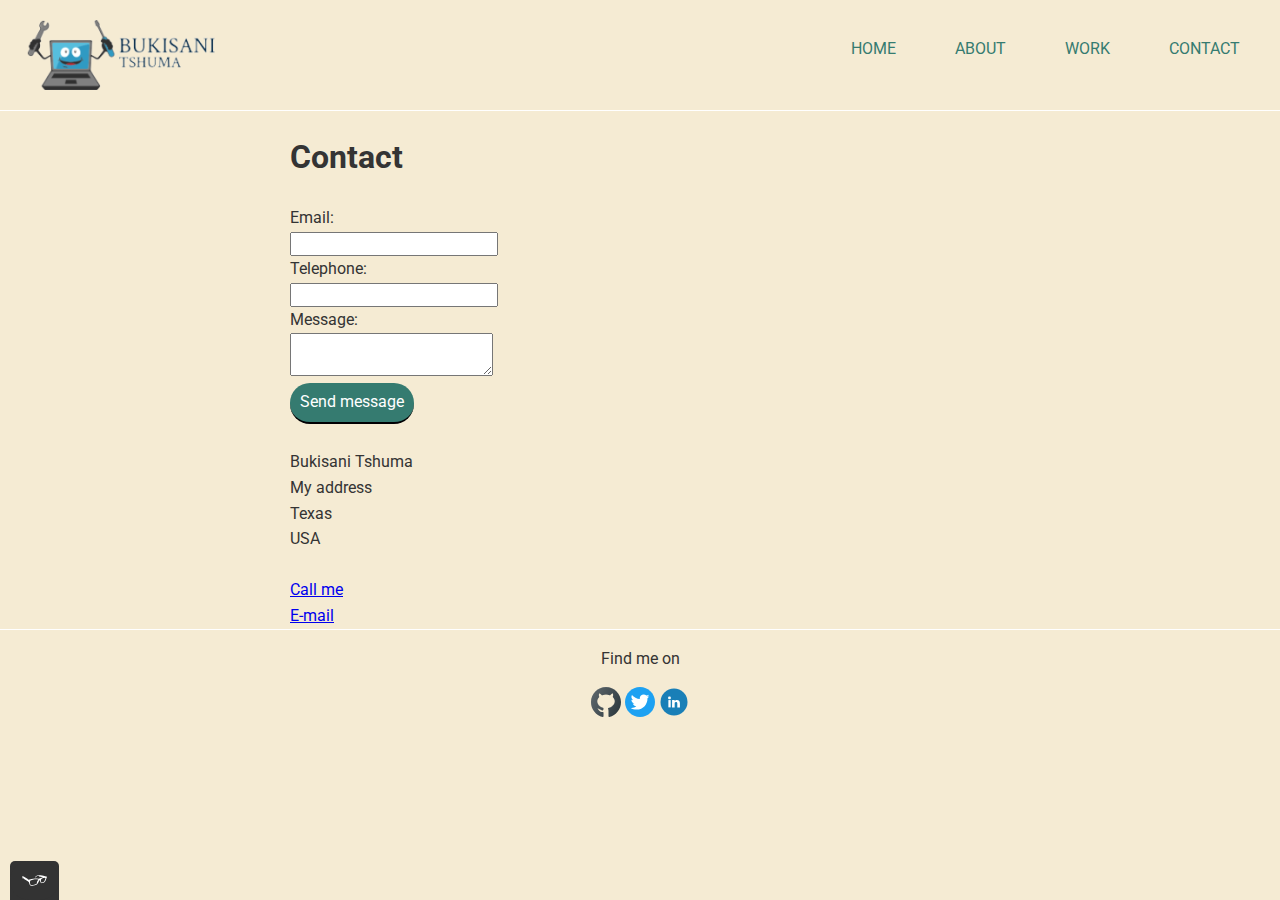
<file: contact.html>
<!DOCTYPE html>
<html lang="en">
  <head>
    <meta name="viewport" content="width=device-width, initial-scale=1" />
    <meta charset="utf-8" />
    <title>Contact Bukisani Tshuma</title>
    <link rel="shortcut icon" href="./Images/favicon.ico" type="image/x-icon" />
    <link rel="preconnect" href="https://fonts.googleapis.com" />
    <link rel="preconnect" href="https://fonts.gstatic.com" crossorigin />
    <link
      href="https://fonts.googleapis.com/css2?family=Roboto:wght@100;500&display=swap"
      rel="stylesheet"
    />
    <link rel="stylesheet" type="text/css" href="css/normalize.css" />
    <link rel="stylesheet" type="text/css" href="css/style.production.css" />
  </head>
  <body>
    <header class="page-header">
      <img src="./images/logo.png" alt="logo" class="page-header__item" />
      <nav
        class="topBottomBordersOut container main-navigation page-header__item"
      >
        <ul role="menubar" class="navigation-list">
          <li role="presentation">
            <a href="index.html" role="menuitem" class="navigation-list__item"
              >HOME</a
            >
          </li>
          <li role="presentation">
            <a href="about.html" role="menuitem" class="navigation-list__item"
              >ABOUT</a
            >
          </li>
          <li role="presentation">
            <a href="work.html" role="menuitem" class="navigation-list__item"
              >WORK</a
            >
          </li>
          <li role="presentation">
            <a
              href="contact.html"
              role="menuitem"
              class="navigation-list__item navigation-list__item--active"
              >CONTACT</a
            >
          </li>
        </ul>
      </nav>
    </header>

    <div class="profile">
      <h1>Contact</h1>
      <form method="post" id="contact-form">
        <label class="standard-label" for="contact-email">Email: </label><br />
        <input type="email" id="contact-email" required /><br />
        <label class="standard-label" for="contact-telephone">Telephone: </label
        ><br />
        <input
          type="tel"
          id="contact-telephone"
          pattern="\d{3}[\-]\d{3}[\-]\d{4}"
          required
        /><br />

        <label class="standard-label" for="contact-message">Message: </label
        ><br />
        <textarea id="contact-message" maxlength="240" required></textarea
        ><br />

        <input type="submit" value="Send message" id="submit_btn" />
      </form>
      <br />
      Bukisani Tshuma<br />
      My address<br />
      Texas<br />
      USA<br />
      <br />
      <a href="tel:+19039910457">Call me</a><br />

      <a href="mailto:bukisanitshuma@gmail.com">E-mail</a>
    </div>
    <footer class="page-footer">
      <p>Find me on</p>
      <div class="social-media">
        <a href="https://github.com/Bukisani"
          ><img
            src="./images/github.svg"
            alt="Github"
            class="social-media__icon"
        /></a>
        <img
          src="./images/twitter.svg"
          alt="Twitter"
          class="social-media__icon"
        />
        <a href="https://www.linkedin.com/in/bukisani-tshuma-323929237/"
          ><img
            src="./images/linkedin.svg"
            alt="Linkedin"
            class="social-media__icon" /></a
        ><br />
      </div>
    </footer>
    <script src="./js/tota11y.min.js"></script>
  </body>
</html>
</file>
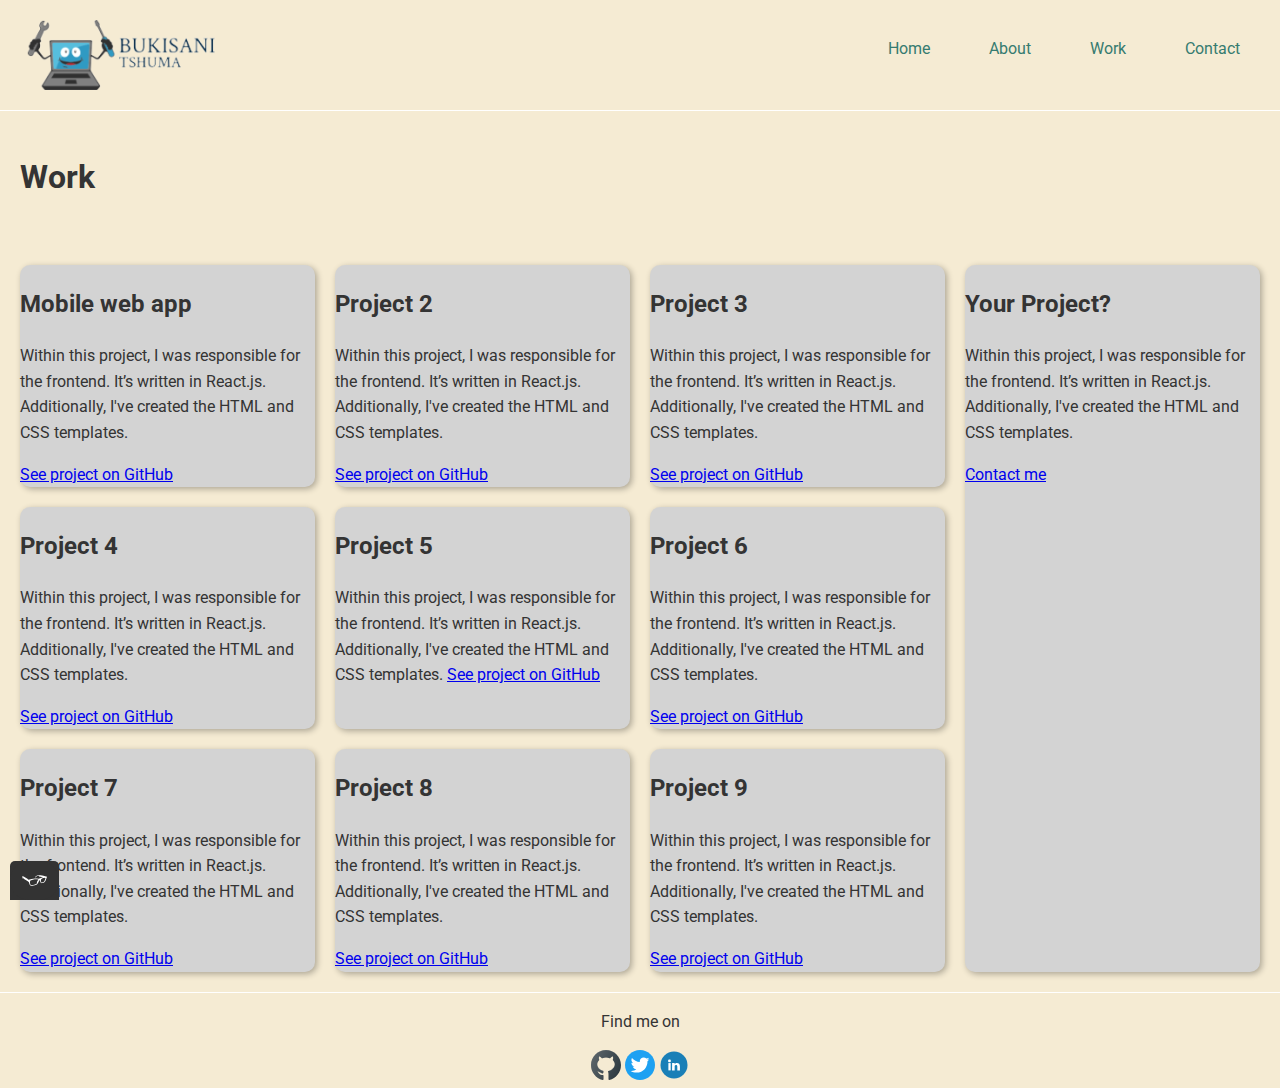
<file: work.html>
<!DOCTYPE html>
<html lang="en">
  <head>
    <meta name="viewport" content="width=device-width, initial-scale=1" />
    <meta charset="utf-8" />
    <title>Bukisani Tshuma - Portfolio</title>
    <link rel="shortcut icon" href="./Images/favicon.ico" type="image/x-icon" />
    <link rel="preconnect" href="https://fonts.googleapis.com" />
    <link rel="preconnect" href="https://fonts.gstatic.com" crossorigin />
    <link
      href="https://fonts.googleapis.com/css2?family=Roboto:wght@100;500&display=swap"
      rel="stylesheet"
    />
    <link rel="stylesheet" type="text/css" href="css/normalize.css" />
    <link rel="stylesheet" type="text/css" href="css/style.production.css" />
  </head>

  <body>
    <header class="page-header">
      <img src="./images/logo.png" alt="logo" class="page-header__item" />
      <nav
        class="topBottomBordersOut container main-navigation page-header__item"
      >
        <ul role="menubar" class="navigation-list">
          <li role="presentation">
            <a href="index.html" role="menuitem" class="navigation-list__item"
              >Home</a
            >
          </li>
          <li role="presentation">
            <a href="about.html" role="menuitem" class="navigation-list__item"
              >About</a
            >
          </li>
          <li role="presentation">
            <a
              href="work.html"
              role="menuitem"
              class="navigation-list__item navigation-list__item--active"
              >Work</a
            >
          </li>
          <li role="presentation">
            <a href="contact.html" role="menuitem" class="navigation-list__item"
              >Contact</a
            >
          </li>
        </ul>
      </nav>
    </header>

    <section>
      <h1 class="work-heading">Work</h1>
      <div class="project-list">
        <div class="project-list__item">
          <h2>Mobile web app</h2>
          <p>
            Within this project, I was responsible for the frontend. It’s
            written in React.js. Additionally, I've created the HTML and CSS
            templates.
          </p>
          <a href="#">See project on GitHub</a>
        </div>
        <div class="project-list__item">
          <h2>Project 2</h2>
          <p>
            Within this project, I was responsible for the frontend. It’s
            written in React.js. Additionally, I've created the HTML and CSS
            templates.
          </p>
          <a href="#">See project on GitHub</a>
        </div>
        <div class="project-list__item">
          <h2>Project 3</h2>
          <p>
            Within this project, I was responsible for the frontend. It’s
            written in React.js. Additionally, I've created the HTML and CSS
            templates.
          </p>
          <a href="#">See project on GitHub</a>
        </div>
        <div class="project-list__item">
          <h2>Project 4</h2>
          <p>
            Within this project, I was responsible for the frontend. It’s
            written in React.js. Additionally, I've created the HTML and CSS
            templates.
          </p>
          <a href="#">See project on GitHub</a>
        </div>
        <div class="project-list__item">
          <h2>Project 5</h2>
          <p>
            Within this project, I was responsible for the frontend. It’s
            written in React.js. Additionally, I've created the HTML and CSS
            templates.
            <a href="#">See project on GitHub</a>
          </p>
        </div>

        <div class="project-list__item">
          <h2>Project 6</h2>
          <p>
            Within this project, I was responsible for the frontend. It’s
            written in React.js. Additionally, I've created the HTML and CSS
            templates.
          </p>
          <a href="#">See project on GitHub</a>
        </div>
        <div class="project-list__item">
          <h2>Project 7</h2>
          <p>
            Within this project, I was responsible for the frontend. It’s
            written in React.js. Additionally, I've created the HTML and CSS
            templates.
          </p>
          <a href="#">See project on GitHub</a>
        </div>
        <div class="project-list__item">
          <h2>Project 8</h2>
          <p>
            Within this project, I was responsible for the frontend. It’s
            written in React.js. Additionally, I've created the HTML and CSS
            templates.
          </p>
          <a href="#">See project on GitHub</a>
        </div>
        <div class="project-list__item">
          <h2>Project 9</h2>
          <p>
            Within this project, I was responsible for the frontend. It’s
            written in React.js. Additionally, I've created the HTML and CSS
            templates.
          </p>
          <a href="#">See project on GitHub</a>
        </div>
        <div class="project-list__item">
          <h2>Your Project?</h2>
          <p>
            Within this project, I was responsible for the frontend. It’s
            written in React.js. Additionally, I've created the HTML and CSS
            templates.
          </p>
          <a href="contact.html">Contact me</a>
        </div>
      </div>
    </section>
    <footer class="page-footer">
      <p>Find me on</p>
      <div class="social-media">
        <a href="https://github.com/Bukisani"
          ><img
            src="./images/github.svg"
            alt="Github"
            class="social-media__icon"
        /></a>
        <img
          src="./images/twitter.svg"
          alt="Twitter"
          class="social-media__icon"
        />
        <a href="https://www.linkedin.com/in/bukisani-tshuma-323929237/"
          ><img
            src="./images/linkedin.svg"
            alt="Linkedin"
            class="social-media__icon" /></a
        ><br />
      </div>
    </footer>
    <script src="./js/tota11y.min.js"></script>
  </body>
</html>
</file>
<file: css/style.production.css>
/*
* Prefixed by https://autoprefixer.github.io
* PostCSS: v8.3.6,
* Browsers: last 4 version
*/

body {
  font-family: "Roboto", sans-serif;
  font-weight: 400;
  font-size: 16px;
  line-height: 1.6;
  color: #343434;
  background-color: #f5ebd3;
}
* {
  -webkit-box-sizing: border-box;
  box-sizing: border-box;
}

a:hover {
  text-decoration: underline;
}

a:visited {
  color: #667b75;
}
a:active {
  color: #0000ff;
}

.button {
  border: none;
  display: inline-block;
  font-family: inherit;
  background-color: #357b70;
  color: #ffffff;
  text-decoration: none;
  padding: 10px;
  border-radius: 20px;
  border-bottom: 2px solid #000003;
}

button {
  border: none;
  display: inline-block;
  font-family: inherit;
  background-color: #357b70;
  color: #ffffff;
  text-decoration: none;
  padding: 10px;
  border-radius: 20px;
  border-bottom: 2px solid #000003;
}
button:hover {
  cursor: pointer;
  color: #000003;
  opacity: 0.7;
}
button:focus .button:focus {
  cursor: pointer;
  color: #000003;
  opacity: 0.7;
}
.button:hover {
  cursor: pointer;
  color: #000003;
  opacity: 0.7;
}
input,
texture,
select,
button {
  font-family: system-ui;
}
#submit_btn {
  border: none;
  font-family: inherit;
  background-color: #357b70;
  color: #ffffff;
  text-decoration: none;
  padding: 10px;
  border-radius: 20px;
  border-bottom: 2px solid #000003;
}

.profile__portrait {
  float: left;
  width: 250px;
  margin-right: 40px;
  border-radius: 50%;
}

.social-media__icon {
  height: 30px;
  width: 30px;
}
.page-header {
  display: -webkit-box;
  display: -ms-flexbox;
  display: flex;
  width: 100%;
  padding: 20px;
  border-bottom: 1px solid #ffffff;
}
.page-header__item {
  -webkit-box-flex: 0;
  -ms-flex: 0 1 200px;
  flex: 0 1 200px;
}
.page-header__item:last-child {
  -webkit-box-flex: 1;
  -ms-flex-positive: 1;
  flex-grow: 1;
  text-align: right;
}
.navigation-list {
  list-style-type: none;
}
.navigation-list li {
  display: inline-block;
  margin-left: 15px;
}
.page-footer {
  clear: both;
  display: -webkit-box;
  display: -ms-flexbox;
  display: flex;
  -webkit-box-orient: vertical;
  -webkit-box-direction: normal;
  -ms-flex-direction: column;
  flex-direction: column;
  text-align: center;
  border-top: 1px solid #ffffff;
}
.profile {
  max-width: 700px;
  margin: 0 auto;
}
.project-list {
  display: -ms-grid;
  display: grid;
  -ms-grid-columns: 1fr 20px 1fr 20px 1fr 20px 1fr;
  grid-template-columns: 1fr 1fr 1fr 1fr;
  grid-gap: 20px;
  padding: 20px;
}
.project-list__item {
  background-color: #d3d3d3;
  border-radius: 10px;
  box-shadow: 2px 2px 6px 0px rgba(0, 0, 0, 0.3);
}
.project-list__item:last-child {
  -ms-grid-column: 4;
  grid-column-start: 4;
  -ms-grid-column-span: 0;
  grid-column-end: 4;
  -ms-grid-row: 1;
  grid-row-start: 1;
  -ms-grid-row-span: 3;
  grid-row-end: 4;
}
.work-heading {
  padding: 20px;
}
.about {
  max-width: 700px;
  margin: 0 auto;

  text-align: center;
}
.about-list {
  list-style: none;
}

@-webkit-keyframes color-change {
  0% {
    fill: #edc655;
  }
  50% {
    fill: #fcffad;
  }
  100% {
    fill: #f76414;
  }
}

@keyframes color-change {
  0% {
    fill: #edc655;
  }
  50% {
    fill: #fcffad;
  }
  100% {
    fill: #f76414;
  }
}
.sun {
  -webkit-animation: 4s color-change infinite alternate linear;
  animation: 4s color-change infinite alternate linear;
}
@-webkit-keyframes cloud-move {
  from {
    -webkit-transform: translate(0, 50px);
    transform: translate(0, 50px);
  }
  to {
    -webkit-transform: translate(200px, 50px);
    transform: translate(200px, 50px);
  }
}
@keyframes cloud-move {
  from {
    -webkit-transform: translate(0, 50px);
    transform: translate(0, 50px);
  }
  to {
    -webkit-transform: translate(200px, 50px);
    transform: translate(200px, 50px);
  }
}
.cloud-front {
  -webkit-animation-duration: 30s;
  animation-duration: 30s;
  -webkit-animation-name: cloud-move;
  animation-name: cloud-move;
  -webkit-animation-iteration-count: infinite;
  animation-iteration-count: infinite;
  -webkit-animation-direction: alternate;
  animation-direction: alternate;
  -webkit-animation-timing-function: linear;
  animation-timing-function: linear;
}
/*Or the short way:

.cloud-front {
  animation: 30s cloud-move infinite alternate linear;
}
*/
@-webkit-keyframes cloud-move-reverse {
  from {
    -webkit-transform: translate(446px, 48px);
    transform: translate(446px, 48px);
  }
  to {
    -webkit-transform: translate(100px, 48px);
    transform: translate(100px, 48px);
  }
}
@keyframes cloud-move-reverse {
  from {
    -webkit-transform: translate(446px, 48px);
    transform: translate(446px, 48px);
  }
  to {
    -webkit-transform: translate(100px, 48px);
    transform: translate(100px, 48px);
  }
}
.cloud-back {
  -webkit-animation: 34s cloud-move-reverse infinite alternate linear;
  animation: 34s cloud-move-reverse infinite alternate linear;
}
/* Top and Bottom borders go out */
nav.topBottomBordersOut a:before {
  position: absolute;
  left: 0px;
  width: 100%;
  height: 2px;
  background: #357b70;
  text-decoration: none;
  content: "";
  opacity: 0;
  -webkit-transition: all 0.3s;
  -o-transition: all 0.3s;
  transition: all 0.3s;
}
nav.topBottomBordersOut a:after {
  position: absolute;
  left: 0px;
  width: 100%;
  height: 2px;
  background: #357b70;
  text-decoration: none;
  content: "";
  opacity: 0;
  -webkit-transition: all 0.3s;
  -o-transition: all 0.3s;
  transition: all 0.3s;
}

nav.container a {
  color: #357b70;
  text-decoration: none;
  font: 20px;
  margin: 0px 10px;
  padding: 10px 10px;
  position: relative;
  z-index: 0;
  cursor: pointer;
}
nav.topBottomBordersOut a:before {
  top: 0px;
  -webkit-transform: translateY(10px);
  -ms-transform: translateY(10px);
  transform: translateY(10px);
}

nav.topBottomBordersOut a:after {
  bottom: 0px;
  -webkit-transform: translateY(-10px);
  -ms-transform: translateY(-10px);
  transform: translateY(-10px);
}

nav.topBottomBordersOut a:hover:before,
nav.topBottomBordersOut a:hover:after {
  opacity: 1;
  -webkit-transform: translateY(0px);
  -ms-transform: translateY(0px);
  transform: translateY(0px);
}

@media all and (max-width: 750px) {
  .project-list {
    grid-gap: 10px;
  }
  .project-list__item:last-child {
    grid-column: auto / auto;
    grid-row: auto / auto;
  }
  h1 {
    font-size: 22px;
  }
}

@media all and (min-width: 500px) and (max-width: 750px) {
  .project-list {
    -ms-grid-columns: 1fr 10px 1fr;
    grid-template-columns: 1fr 1fr;
  }
}
@media all and (max-width: 500px) {
  .project-list {
    -ms-grid-columns: 1fr;
    grid-template-columns: 1fr;
  }
}
</file>
